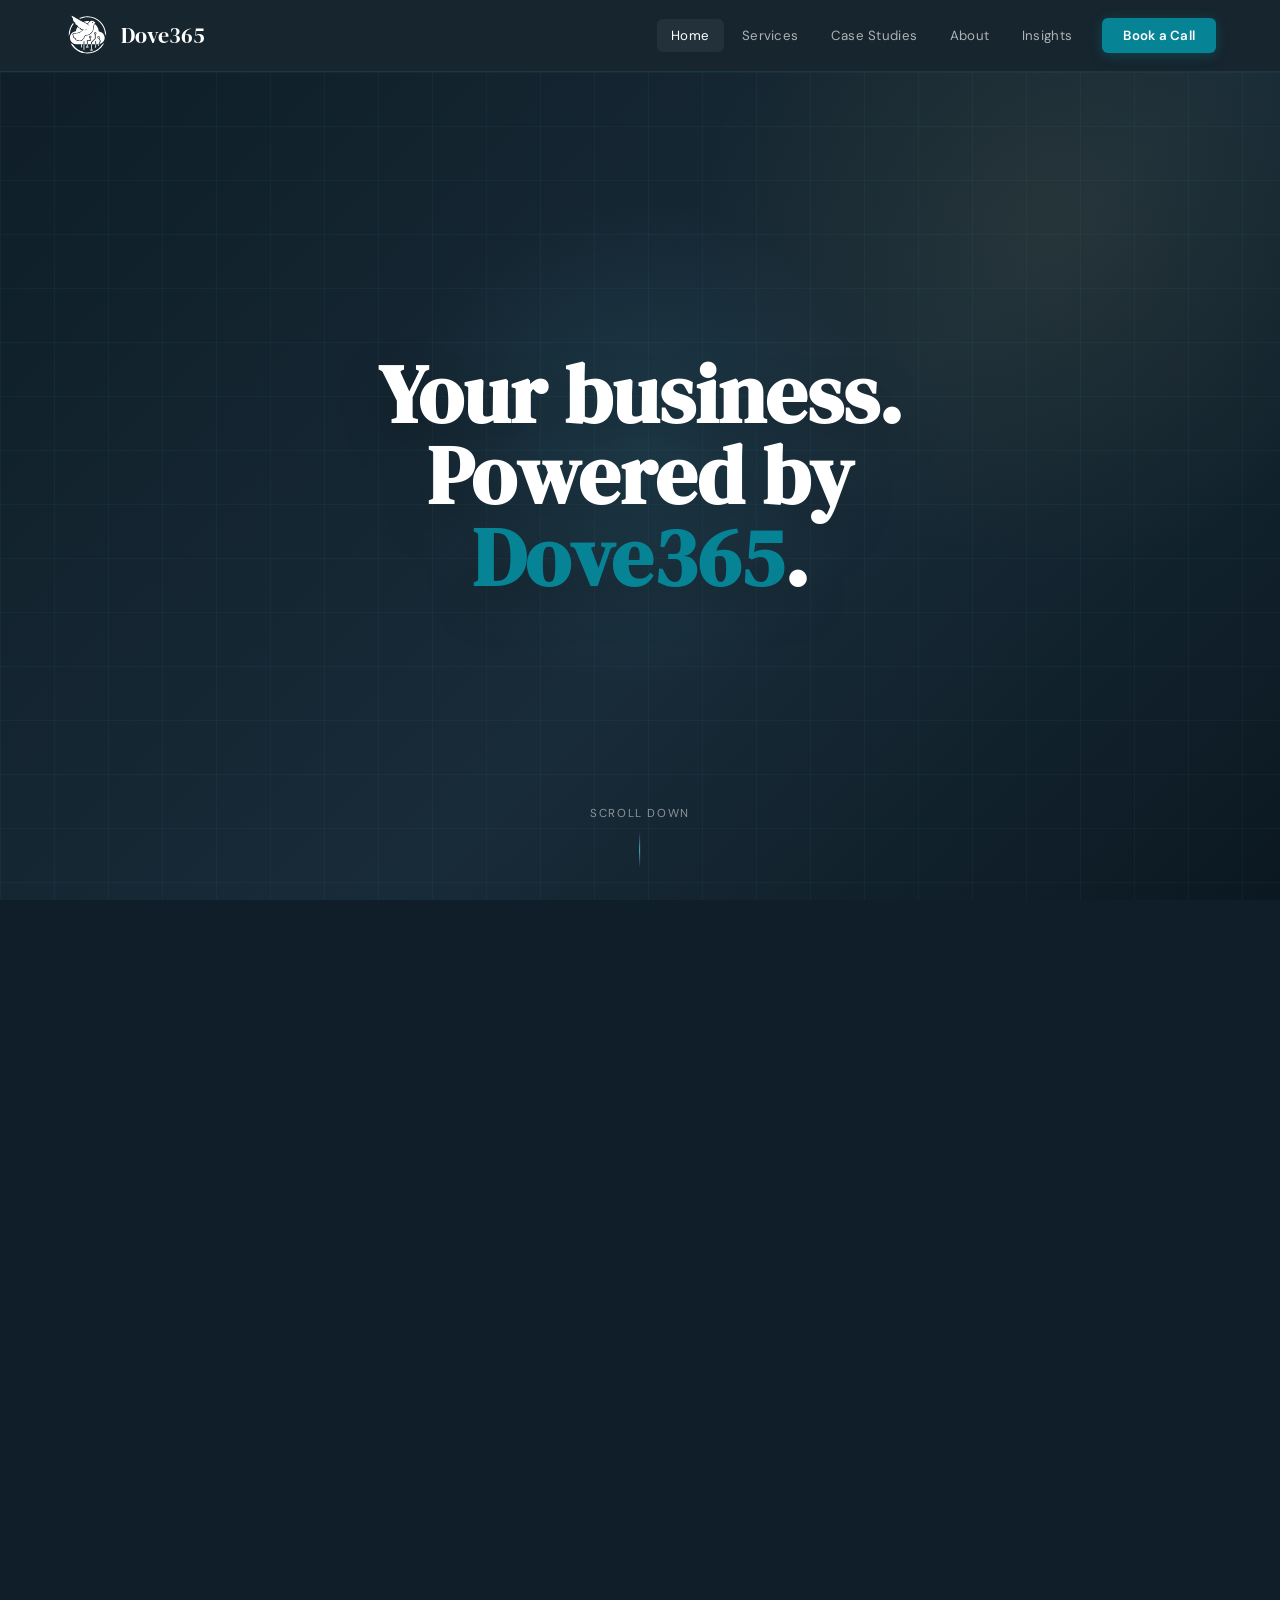
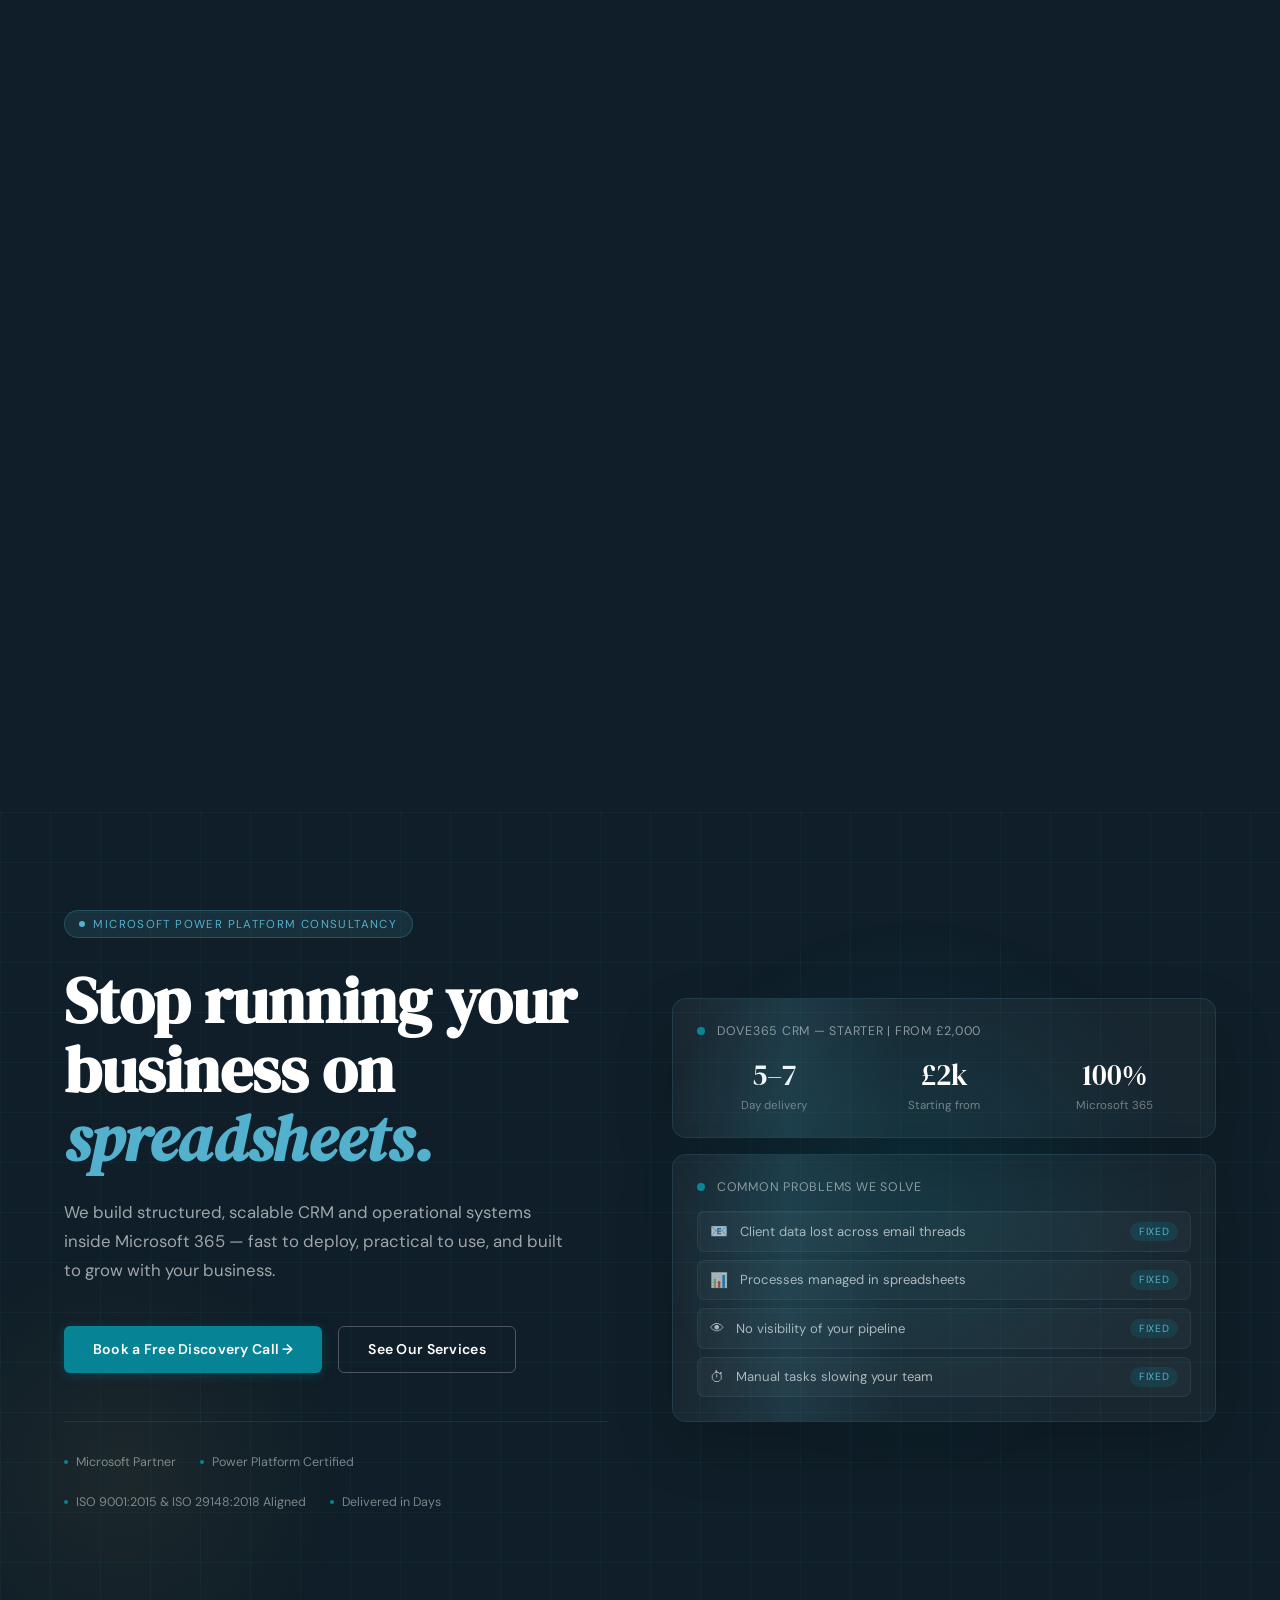
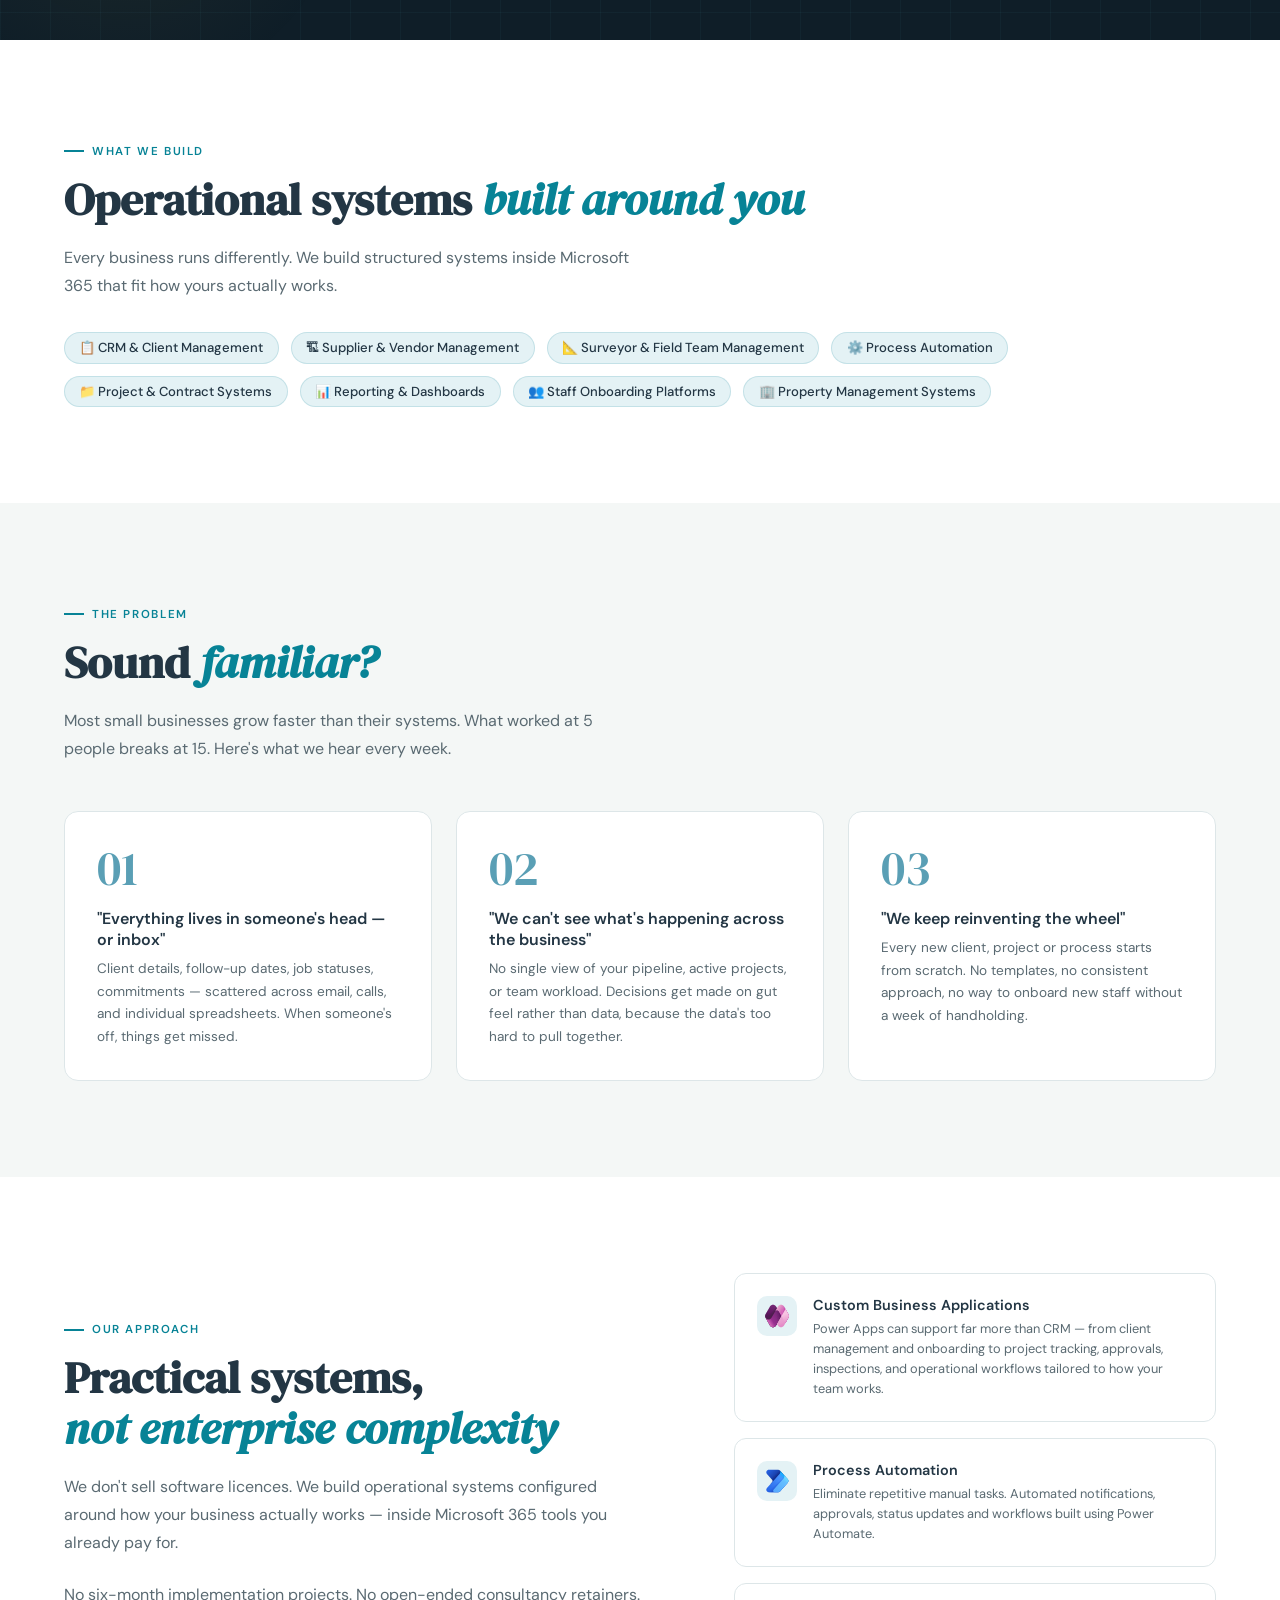
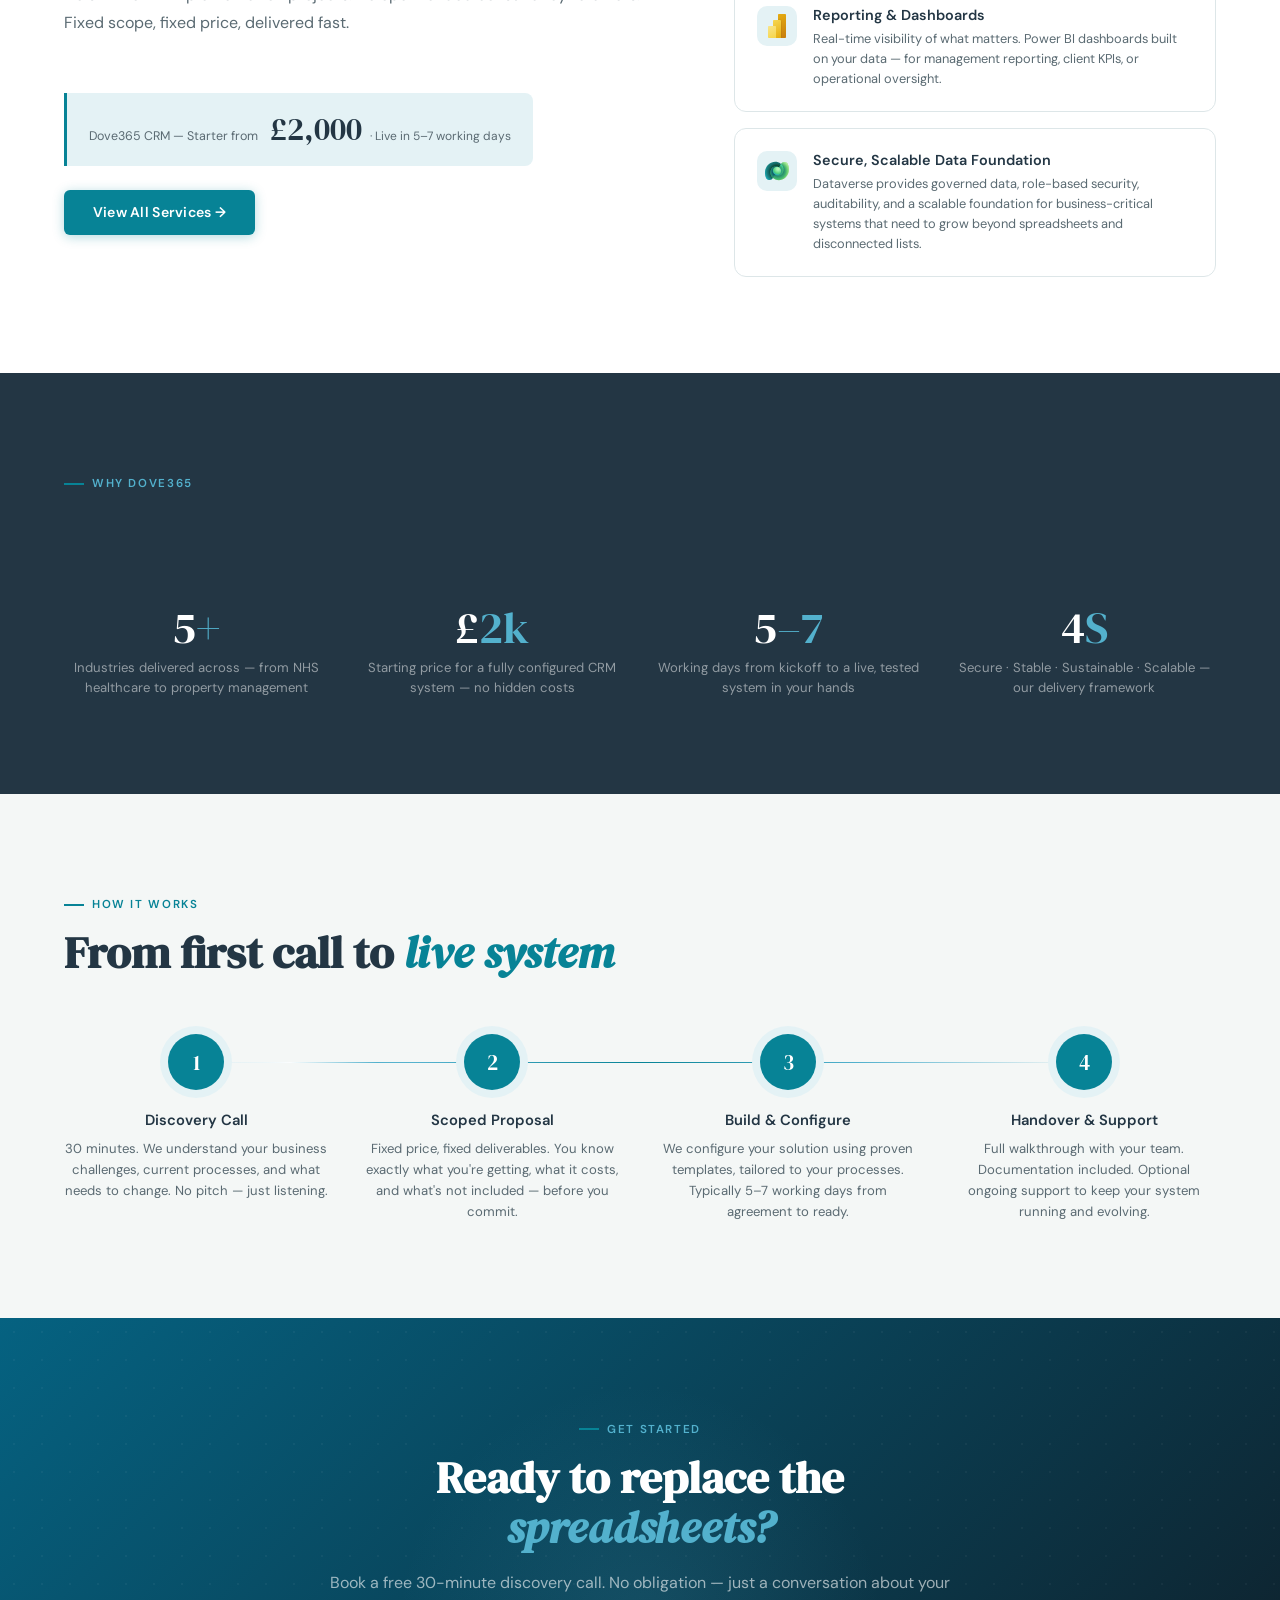
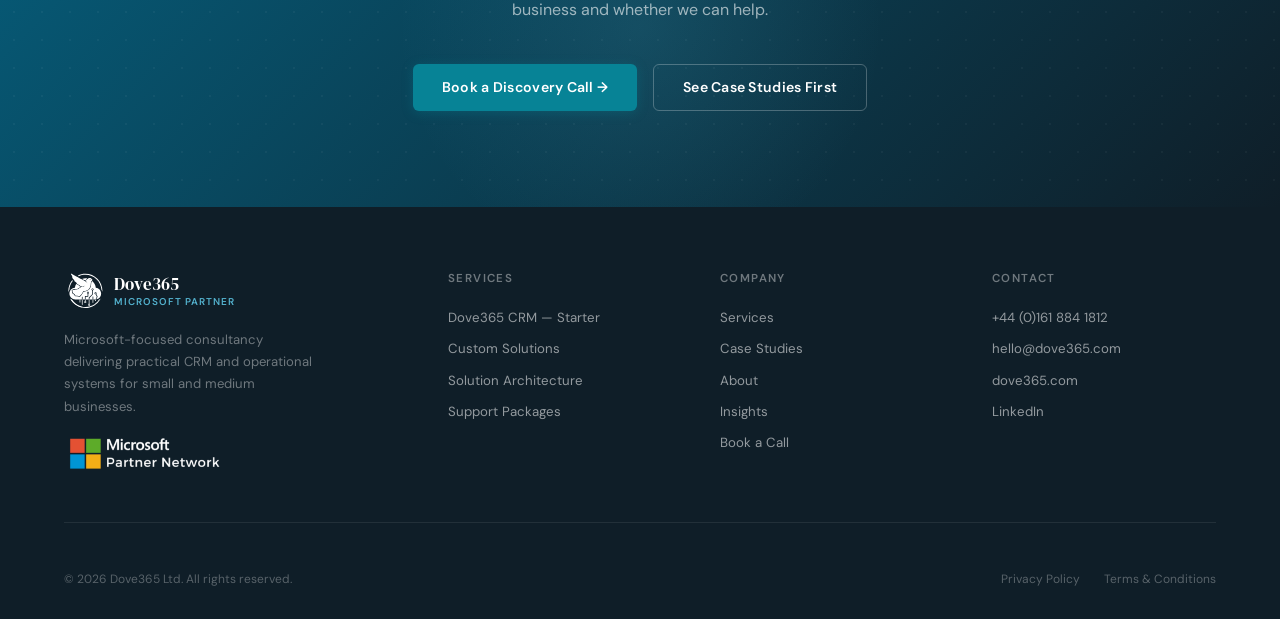
<file: index.html>
<!DOCTYPE html>
<html lang="en">
<head>
  <meta charset="UTF-8">
  <meta name="viewport" content="width=device-width, initial-scale=1.0">
  <title>Dove365 — Microsoft Power Platform Consultancy</title>
  <link rel="preconnect" href="https://fonts.googleapis.com">
  <link rel="preconnect" href="https://fonts.gstatic.com" crossorigin>
  <link href="https://fonts.googleapis.com/css2?family=DM+Serif+Display:ital@0;1&family=DM+Sans:opsz,wght@9..40,300;9..40,400;9..40,500;9..40,600&display=swap" rel="stylesheet">
  <link rel="stylesheet" href="assets/css/style.css?v=30">
  <link rel="icon" type="image/png" href="assets/images/logo/Logo.png">
  <script defer id="Cookiebot" src="https://consent.cookiebot.com/uc.js" data-cbid="1e8b209a-3dcb-43fb-81f8-9745ee249ad5" data-blockingmode="auto" type="text/javascript"></script>
</head>
<body>

<!-- NAVIGATION -->
<nav>
  <a class="nav-logo" href="index.html" aria-label="Dove365 home">
    <img class="nav-logo-mark" src="assets/images/logo/LogoTransparent.svg" width="500" height="500" alt="" aria-hidden="true">
    <span class="nav-logo-text">Dove365</span>
  </a>
  <button class="nav-toggle" type="button" aria-label="Open navigation menu" aria-expanded="false" aria-controls="primary-navigation">
    <span></span>
    <span></span>
    <span></span>
  </button>
  <ul class="nav-links" id="primary-navigation">
    <li><a href="index.html">Home</a></li>
    <li><a href="services.html">Services</a></li>
    <li><a href="case-studies.html">Case Studies</a></li>
    <li><a href="about.html">About</a></li>
    <li><a href="https://www.nati-turtledove.com/" target="_blank" rel="noopener">Insights</a></li>
    <li><a href="contact.html" class="nav-cta">Book a Call</a></li>
  </ul>
</nav>

<div class="page-offset">

  <!-- Scroll morph intro -->
  <section class="scroll-morph-hero" aria-label="Microsoft Power Platform ecosystem">
    <div class="scroll-morph-stage">
      <div class="scroll-morph-grid" aria-hidden="true"></div>
      <div class="scroll-morph-copy">
       <!--<div class="hero-eyebrow">Microsoft Power Platform Consultancy</div>--> 
        <h1>Your business.<br>Powered by <span class="brand-word">Dove365</span>.</h1>
        <!--<p>Scroll to watch the Microsoft tools spread around your business, then converge into the Power Platform foundation that replaces spreadsheet chaos.</p>--> 
      </div>
      <div class="morph-orbit" aria-hidden="true">
        <div class="morph-core">
          <span class="morph-core-ring"></span>
          <span class="morph-core-logo"><img src="assets/images/logo/LogoTransparent.svg" width="160" height="160" alt=""></span>
        </div>
        <span class="morph-icon morph-icon-lg" style="--angle:-164deg;--radius:35vw;--arc-x:-41vw;--arc-y:14vh;"><img src="assets/images/icons/powerplatform-scalable.svg" width="96" height="96" alt=""></span>
        <span class="morph-icon morph-icon-lg" style="--angle:-154deg;--radius:37vw;--arc-x:-38vw;--arc-y:24vh;"><img src="assets/images/icons/powerapps-scalable.svg" width="96" height="96" alt=""></span>
        <span class="morph-icon morph-icon-lg" style="--angle:-126deg;--radius:35vw;--arc-x:-28vw;--arc-y:31vh;"><img src="assets/images/icons/powerautomate-scalable.svg" width="96" height="96" alt=""></span>
        <span class="morph-icon morph-icon-md" style="--angle:-98deg;--radius:34vw;--arc-x:-17vw;--arc-y:36vh;"><img src="assets/images/icons/powerbi-scalable.svg" width="96" height="96" alt=""></span>
        <span class="morph-icon morph-icon-lg" style="--angle:-70deg;--radius:35vw;--arc-x:-5vw;--arc-y:38vh;"><img src="assets/images/icons/copilotstudio-scalable.svg" width="96" height="96" alt=""></span>
        <span class="morph-icon morph-icon-md" style="--angle:-42deg;--radius:36vw;--arc-x:8vw;--arc-y:37vh;"><img src="assets/images/icons/dataverse-scalable.svg" width="96" height="96" alt=""></span>
        <span class="morph-icon morph-icon-sm" style="--angle:-14deg;--radius:37vw;--arc-x:21vw;--arc-y:34vh;"><img src="assets/images/icons/powerpages-scalable.svg" width="96" height="96" alt=""></span>
        <span class="morph-icon morph-icon-sm" style="--angle:14deg;--radius:36vw;--arc-x:33vw;--arc-y:27vh;"><img src="assets/images/icons/dynamics365-scalable.svg" width="96" height="96" alt=""></span>
        <span class="morph-icon morph-icon-sm" style="--angle:42deg;--radius:34vw;--arc-x:40vw;--arc-y:16vh;"><img src="assets/images/icons/teams-512.png" width="96" height="96" alt=""></span>
        <span class="morph-icon morph-icon-sm" style="--angle:70deg;--radius:32vw;--arc-x:41vw;--arc-y:3vh;"><img src="assets/images/icons/sharepoint-512.png" width="96" height="96" alt=""></span>
        <span class="morph-icon morph-icon-xs" style="--angle:98deg;--radius:31vw;--arc-x:36vw;--arc-y:-10vh;"><img src="assets/images/icons/outlook-512.png" width="96" height="96" alt=""></span>
        <span class="morph-icon morph-icon-xs" style="--angle:126deg;--radius:32vw;--arc-x:27vw;--arc-y:-22vh;"><img src="assets/images/icons/microsoft-365-copilot.svg" width="96" height="96" alt=""></span>
        <span class="morph-icon morph-icon-xs" style="--angle:154deg;--radius:34vw;--arc-x:14vw;--arc-y:-30vh;"><img src="assets/images/icons/microsoft-entra-id-color-icon.svg" width="96" height="96" alt=""></span>
        <span class="morph-icon morph-icon-xs" style="--angle:182deg;--radius:36vw;--arc-x:0vw;--arc-y:-34vh;"><img src="assets/images/icons/10018-icon-service-Azure-A.svg" width="96" height="96" alt=""></span>
        <span class="morph-icon morph-icon-xs" style="--angle:210deg;--radius:34vw;--arc-x:-14vw;--arc-y:-30vh;"><img src="assets/images/icons/02631-icon-service-logic-apps.svg" width="96" height="96" alt=""></span>
        <span class="morph-icon morph-icon-xs" style="--angle:238deg;--radius:32vw;--arc-x:-27vw;--arc-y:-22vh;"><img src="assets/images/icons/Power Platform Connectors.png" width="96" height="96" alt=""></span>
        <span class="morph-icon morph-icon-xs" style="--angle:266deg;--radius:31vw;--arc-x:-36vw;--arc-y:-10vh;"><img src="assets/images/icons/power-fx-scalable.svg" width="96" height="96" alt=""></span>
        <span class="morph-icon morph-icon-xs" style="--angle:294deg;--radius:32vw;--arc-x:44vw;--arc-y:-18vh;"><img src="assets/images/icons/Managed Environments.png" width="96" height="96" alt=""></span>
        <span class="morph-icon morph-icon-xs" style="--angle:322deg;--radius:34vw;--arc-x:28vw;--arc-y:30vh;"><img src="assets/images/icons/microsoft-365-apps-logo.png" width="96" height="96" alt=""></span>
      </div>
      <a class="scroll-morph-cue" href="#spreadsheets-hero">Scroll down</a>
    </div>
  </section>

  <!-- Hero -->
  <section class="hero" id="spreadsheets-hero">
    <div class="hero-bg-grid"></div>
    <div class="hero-glow-1"></div>
    <div class="hero-glow-2"></div>

    <div class="hero-left">
      <div class="hero-eyebrow">Microsoft Power Platform Consultancy</div>
      <h1>Stop running your<br>business on<br><em>spreadsheets.</em></h1>
      <p class="hero-sub">
        We build structured, scalable CRM and operational systems inside Microsoft 365 — fast to deploy, practical to use, and built to grow with your business.
      </p>
      <div class="hero-actions">
        <a href="contact.html" class="btn btn-primary">Book a Free Discovery Call →</a>
        <a href="services.html" class="btn btn-ghost-light">See Our Services</a>
      </div>
      <div class="hero-social-proof">
        <div class="proof-item"><div class="proof-dot"></div>Microsoft Partner</div>
        <div class="proof-item"><div class="proof-dot"></div>Power Platform Certified</div>
        <div class="proof-item"><div class="proof-dot"></div>ISO 9001:2015 & ISO 29148:2018 Aligned</div>
        <div class="proof-item"><div class="proof-dot"></div>Delivered in Days</div>
      </div>
    </div>

    <div class="hero-right">
      <div class="hero-card">
        <div class="hero-card-header">
          <div class="hero-card-dot"></div>
          <span class="hero-card-title">Dove365 CRM — Starter | from £2,000</span>
        </div>
        <div class="stat-row">
          <div class="stat"><span class="stat-val">5–7</span><div class="stat-label">Day delivery</div></div>
          <div class="stat"><span class="stat-val">£2k</span><div class="stat-label">Starting from</div></div>
          <div class="stat"><span class="stat-val">100%</span><div class="stat-label">Microsoft 365</div></div>
        </div>
      </div>
      <div class="hero-card">
        <div class="hero-card-header">
          <div class="hero-card-dot"></div>
          <span class="hero-card-title">Common Problems We Solve</span>
        </div>
        <div class="problem-list">
          <div class="problem-item"><span class="problem-icon">📧</span>Client data lost across email threads<span class="solution-tag">Fixed</span></div>
          <div class="problem-item"><span class="problem-icon">📊</span>Processes managed in spreadsheets<span class="solution-tag">Fixed</span></div>
          <div class="problem-item"><span class="problem-icon">👁</span>No visibility of your pipeline<span class="solution-tag">Fixed</span></div>
          <div class="problem-item"><span class="problem-icon">⏱</span>Manual tasks slowing your team<span class="solution-tag">Fixed</span></div>
        </div>
      </div>
    </div>
  </section>

  <!-- What we build section -->
  <section class="build-section section">
    <div class="container">
      <div class="section-tag">What We Build</div>
      <h2 class="display">Operational systems <em>built around you</em></h2>
      <p class="lead">Every business runs differently. We build structured systems inside Microsoft 365 that fit how yours actually works.</p>
      <div class="build-pills">
        <span class="strip-item">📋 CRM &amp; Client Management</span>
        <span class="strip-item">🏗 Supplier &amp; Vendor Management</span>
        <span class="strip-item">📐 Surveyor &amp; Field Team Management</span>
        <span class="strip-item">⚙️ Process Automation</span>
        <span class="strip-item">📁 Project &amp; Contract Systems</span>
        <span class="strip-item">📊 Reporting &amp; Dashboards</span>
        <span class="strip-item">👥 Staff Onboarding Platforms</span>
        <span class="strip-item">🏢 Property Management Systems</span>
      </div>
    </div>
  </section>

  <!-- Pain section -->
  <section class="pain-section section">
    <div class="container">
      <div class="section-tag">The Problem</div>
      <h2 class="display">Sound <em>familiar?</em></h2>
      <p class="lead">Most small businesses grow faster than their systems. What worked at 5 people breaks at 15. Here's what we hear every week.</p>
      <div class="pain-grid">
        <div class="pain-card">
          <div class="pain-number">01</div>
          <h3>"Everything lives in someone's head — or inbox"</h3>
          <p>Client details, follow-up dates, job statuses, commitments — scattered across email, calls, and individual spreadsheets. When someone's off, things get missed.</p>
        </div>
        <div class="pain-card">
          <div class="pain-number">02</div>
          <h3>"We can't see what's happening across the business"</h3>
          <p>No single view of your pipeline, active projects, or team workload. Decisions get made on gut feel rather than data, because the data's too hard to pull together.</p>
        </div>
        <div class="pain-card">
          <div class="pain-number">03</div>
          <h3>"We keep reinventing the wheel"</h3>
          <p>Every new client, project or process starts from scratch. No templates, no consistent approach, no way to onboard new staff without a week of handholding.</p>
        </div>
      </div>
    </div>
  </section>

  <!-- Offer preview -->
  <section class="offer-preview section">
    <div class="container">
      <div class="offer-preview-grid">
        <div>
          <div class="section-tag">Our Approach</div>
          <h2 class="display">Practical systems,<br><em>not enterprise complexity</em></h2>
          <p class="lead" style="margin-bottom:1.5rem;">We don't sell software licences. We build operational systems configured around how your business actually works — inside Microsoft 365 tools you already pay for.</p>
          <p class="lead" style="margin-bottom:2rem;">No six-month implementation projects. No open-ended consultancy retainers. Fixed scope, fixed price, delivered fast.</p>
          <div class="price-badge">
            <span class="price-from">Dove365 CRM — Starter from</span>
            <span class="price-val">&nbsp;£2,000</span>
            <span class="price-note">&nbsp;· Live in 5–7 working days</span>
          </div>
          <br>
          <a href="services.html" class="btn btn-primary">View All Services →</a>
        </div>
        <div class="offer-preview-right">
          <div class="mini-offer-card">
            <div class="mini-offer-icon"><img src="assets/images/icons/powerapps-scalable.svg" width="96" height="96" loading="lazy" decoding="async" alt="Power Apps"></div>
            <div><h3>Custom Business Applications</h3><p>Power Apps can support far more than CRM — from client management and onboarding to project tracking, approvals, inspections, and operational workflows tailored to how your team works.</p></div>
          </div>
          <div class="mini-offer-card">
            <div class="mini-offer-icon"><img src="assets/images/icons/powerautomate-scalable.svg" width="96" height="96" loading="lazy" decoding="async" alt="Power Automate"></div>
            <div><h3>Process Automation</h3><p>Eliminate repetitive manual tasks. Automated notifications, approvals, status updates and workflows built using Power Automate.</p></div>
          </div>
          <div class="mini-offer-card">
            <div class="mini-offer-icon"><img src="assets/images/icons/powerbi-scalable.svg" width="96" height="96" loading="lazy" decoding="async" alt="Power BI"></div>
            <div><h3>Reporting &amp; Dashboards</h3><p>Real-time visibility of what matters. Power BI dashboards built on your data — for management reporting, client KPIs, or operational oversight.</p></div>
          </div>
          <div class="mini-offer-card">
            <div class="mini-offer-icon"><img src="assets/images/icons/dataverse-scalable.svg" width="96" height="96" loading="lazy" decoding="async" alt="Dataverse"></div>
            <div><h3>Secure, Scalable Data Foundation</h3><p>Dataverse provides governed data, role-based security, auditability, and a scalable foundation for business-critical systems that need to grow beyond spreadsheets and disconnected lists.</p></div>
          </div>
        </div>
      </div>
    </div>
  </section>

  <!-- Stats / proof -->
  <section class="proof-section section">
    <div class="container">
      <div class="section-tag" style="color:var(--teal-light)">Why Dove365</div>
      <h2 class="display display-light">Built on <em>real delivery</em></h2>
      <div class="proof-grid">
        <div class="proof-stat">
          <span class="proof-stat-val">5<span>+</span></span>
          <div class="proof-stat-label">Industries delivered across — from NHS healthcare to property management</div>
        </div>
        <div class="proof-stat">
          <span class="proof-stat-val">£<span>2k</span></span>
          <div class="proof-stat-label">Starting price for a fully configured CRM system — no hidden costs</div>
        </div>
        <div class="proof-stat">
          <span class="proof-stat-val">5<span>–7</span></span>
          <div class="proof-stat-label">Working days from kickoff to a live, tested system in your hands</div>
        </div>
        <div class="proof-stat">
          <span class="proof-stat-val">4<span>S</span></span>
          <div class="proof-stat-label">Secure · Stable · Sustainable · Scalable — our delivery framework</div>
        </div>
      </div>
    </div>
  </section>

  <!-- Process -->
  <section class="process-section section">
    <div class="container">
      <div class="section-tag">How It Works</div>
      <h2 class="display">From first call to <em>live system</em></h2>
      <div class="process-steps">
        <div class="process-line"></div>
        <div class="process-step">
          <div class="step-bubble">1</div>
          <h3>Discovery Call</h3>
          <p>30 minutes. We understand your business challenges, current processes, and what needs to change. No pitch — just listening.</p>
        </div>
        <div class="process-step">
          <div class="step-bubble">2</div>
          <h3>Scoped Proposal</h3>
          <p>Fixed price, fixed deliverables. You know exactly what you're getting, what it costs, and what's not included — before you commit.</p>
        </div>
        <div class="process-step">
          <div class="step-bubble">3</div>
          <h3>Build &amp; Configure</h3>
          <p>We configure your solution using proven templates, tailored to your processes. Typically 5–7 working days from agreement to ready.</p>
        </div>
        <div class="process-step">
          <div class="step-bubble">4</div>
          <h3>Handover &amp; Support</h3>
          <p>Full walkthrough with your team. Documentation included. Optional ongoing support to keep your system running and evolving.</p>
        </div>
      </div>
    </div>
  </section>

  <!-- CTA -->
  <section class="cta-section section">
    <div class="cta-inner">
      <div class="section-tag" style="color:var(--teal-light);justify-content:center;">Get Started</div>
      <h2 class="display display-light">Ready to replace the <em>spreadsheets?</em></h2>
      <p>Book a free 30-minute discovery call. No obligation — just a conversation about your business and whether we can help.</p>
      <div class="cta-actions">
        <a href="contact.html" class="btn btn-primary">Book a Discovery Call →</a>
        <a href="case-studies.html" class="btn btn-ghost-light">See Case Studies First</a>
      </div>
    </div>
  </section>

  <!-- Footer -->
  <footer>
    <div class="footer-top">
      <div class="footer-brand">
        <div class="footer-logo"><img src="assets/images/logo/LogoTransparent.svg" width="500" height="500" alt="" aria-hidden="true"><span class="footer-logo-text">Dove365<small>Microsoft Partner</small></span></div>
        <p>Microsoft-focused consultancy delivering practical CRM and operational systems for small and medium businesses.</p>
        <div class="ms-partner-badge"><img src="assets/images/icons/Microsoft Partner Logo.png" width="300" height="70" loading="lazy" decoding="async" alt="Microsoft Partner"></div>
      </div>
      <div class="footer-col">
        <h4>Services</h4>
        <ul>
          <li><a href="services.html#crm-starter">Dove365 CRM — Starter</a></li>
          <li><a href="services.html#custom-solutions">Custom Solutions</a></li>
          <li><a href="services.html#solution-architecture">Solution Architecture</a></li>
          <li><a href="services.html#support-packages">Support Packages</a></li>
        </ul>
      </div>
      <div class="footer-col">
        <h4>Company</h4>
        <ul>
          <li><a href="services.html">Services</a></li>
          <li><a href="case-studies.html">Case Studies</a></li>
          <li><a href="about.html">About</a></li>
          <li><a href="https://www.nati-turtledove.com/" target="_blank" rel="noopener">Insights</a></li>
          <li><a href="contact.html">Book a Call</a></li>
        </ul>
      </div>
      <div class="footer-col">
        <h4>Contact</h4>
        <ul>
          <li><a href="tel:+441618841812">+44 (0)161 884 1812</a></li>
          <li><a href="mailto:hello@dove365.com">hello@dove365.com</a></li>
          <li><a href="https://www.dove365.com">dove365.com</a></li>
          <li><a href="https://www.linkedin.com/company/dove365/">LinkedIn</a></li>
        </ul>
      </div>
    </div>
    <div class="footer-bottom">
      <p>© 2026 Dove365 Ltd. All rights reserved.</p>
      <div class="footer-legal">
        <a href="privacy-policy.html">Privacy Policy</a>
        <a href="terms-and-conditions.html">Terms &amp; Conditions</a>
      </div>
    </div>
  </footer>

</div>

<script defer src="assets/js/main.js?v=42"></script>
</body>
</html>
</file>
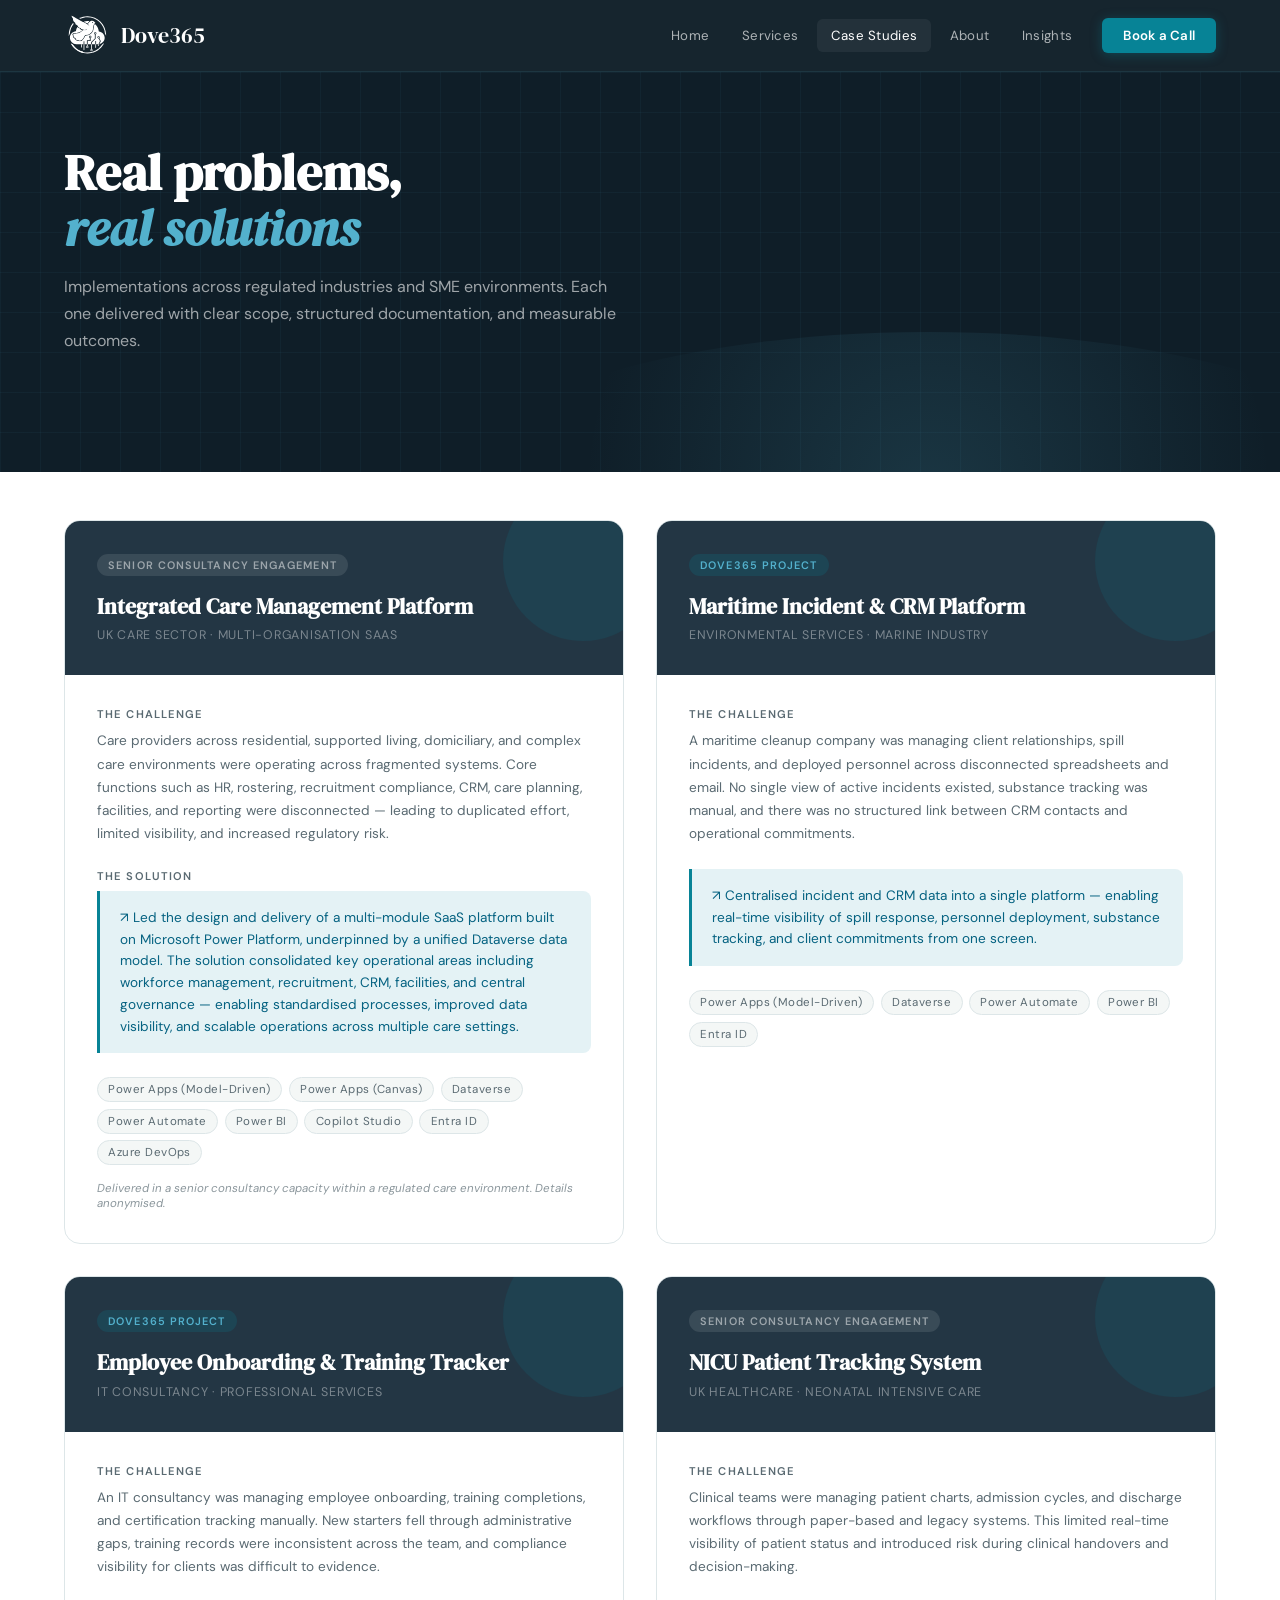
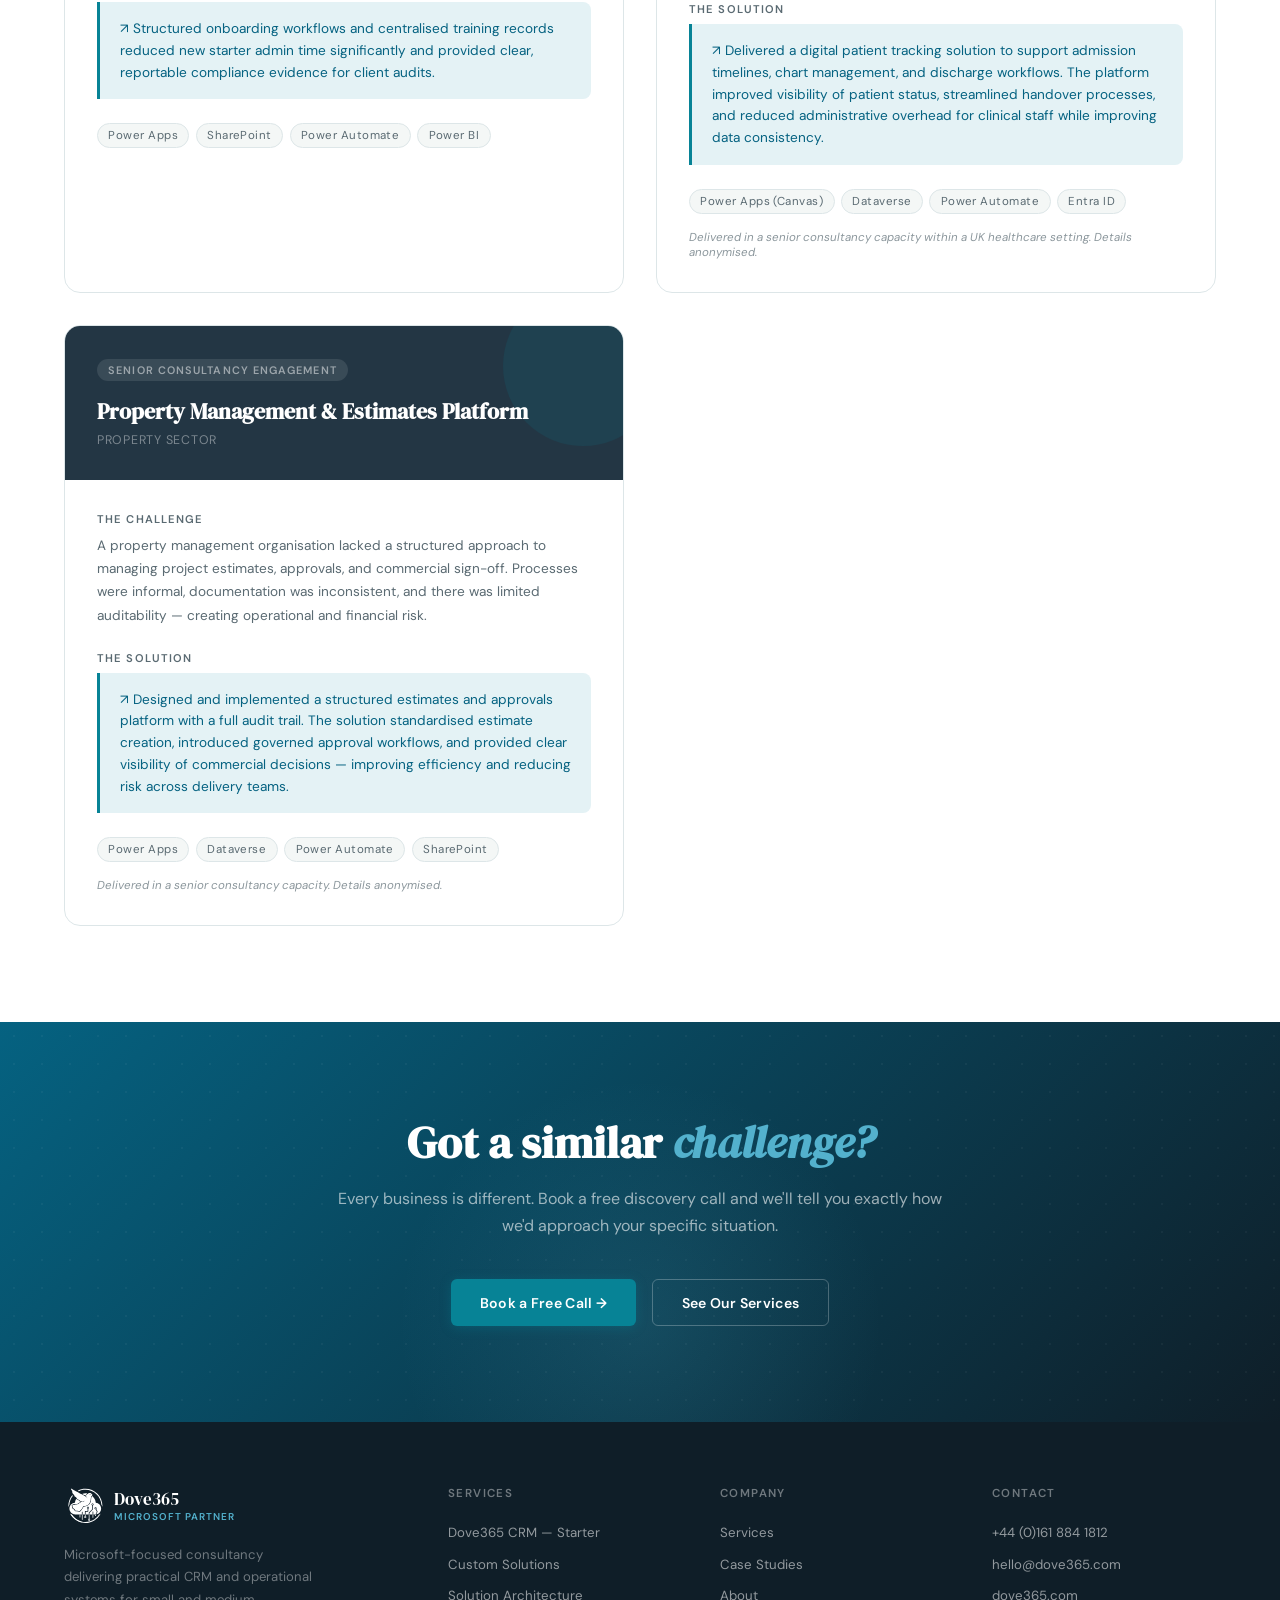
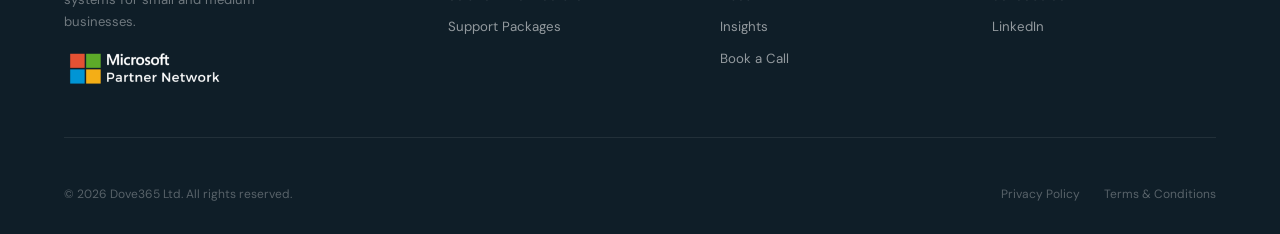
<file: case-studies.html>
<!DOCTYPE html>
<html lang="en">
<head>
  <meta charset="UTF-8">
  <meta name="viewport" content="width=device-width, initial-scale=1.0">
  <title>Case Studies — Dove365</title>
  <link rel="preconnect" href="https://fonts.googleapis.com">
  <link rel="preconnect" href="https://fonts.gstatic.com" crossorigin>
  <link href="https://fonts.googleapis.com/css2?family=DM+Serif+Display:ital@0;1&family=DM+Sans:opsz,wght@9..40,300;9..40,400;9..40,500;9..40,600&display=swap" rel="stylesheet">
  <link rel="stylesheet" href="assets/css/style.css?v=30">
  <link rel="icon" type="image/png" href="assets/images/logo/Logo.png">
  <script defer id="Cookiebot" src="https://consent.cookiebot.com/uc.js" data-cbid="1e8b209a-3dcb-43fb-81f8-9745ee249ad5" data-blockingmode="auto" type="text/javascript"></script>
</head>
<body>

<!-- NAVIGATION -->
<nav>
  <a class="nav-logo" href="index.html" aria-label="Dove365 home">
    <img class="nav-logo-mark" src="assets/images/logo/LogoTransparent.svg" width="500" height="500" alt="" aria-hidden="true">
    <span class="nav-logo-text">Dove365</span>
  </a>
  <button class="nav-toggle" type="button" aria-label="Open navigation menu" aria-expanded="false" aria-controls="primary-navigation">
    <span></span>
    <span></span>
    <span></span>
  </button>
  <ul class="nav-links" id="primary-navigation">
    <li><a href="index.html">Home</a></li>
    <li><a href="services.html">Services</a></li>
    <li><a href="case-studies.html">Case Studies</a></li>
    <li><a href="about.html">About</a></li>
    <li><a href="https://www.nati-turtledove.com/" target="_blank" rel="noopener">Insights</a></li>
    <li><a href="contact.html" class="nav-cta">Book a Call</a></li>
  </ul>
</nav>

<div class="page-offset">

  <div class="page-hero">
    <div class="page-hero-inner">
      <h1>Real problems,<br><em>real solutions</em></h1>
      <p>Implementations across regulated industries and SME environments. Each one delivered with clear scope, structured documentation, and measurable outcomes.</p>
    </div>
  </div>

  <section class="section" style="background:white;">
    <div class="container">
      <div class="cases-grid-full">

        <div class="case-card-full">
          <div class="case-card-header">
            <span class="case-type case-type-role">Senior Consultancy Engagement</span>
            <h3>Integrated Care Management Platform</h3>
            <div class="case-sector">UK Care Sector · Multi-Organisation SaaS</div>
          </div>
          <div class="case-card-body">
            <div class="case-problem-label">The Challenge</div>
            <p>Care providers across residential, supported living, domiciliary, and complex care environments were operating across fragmented systems. Core functions such as HR, rostering, recruitment compliance, CRM, care planning, facilities, and reporting were disconnected — leading to duplicated effort, limited visibility, and increased regulatory risk.</p>
            <div class="case-problem-label">The Solution</div>
            <div class="case-outcome-box">↗ Led the design and delivery of a multi-module SaaS platform built on Microsoft Power Platform, underpinned by a unified Dataverse data model. The solution consolidated key operational areas including workforce management, recruitment, CRM, facilities, and central governance — enabling standardised processes, improved data visibility, and scalable operations across multiple care settings.</div>
            <div class="case-tech-row">
              <span class="tech-tag">Power Apps (Model-Driven)</span>
              <span class="tech-tag">Power Apps (Canvas)</span>
              <span class="tech-tag">Dataverse</span>
              <span class="tech-tag">Power Automate</span>
              <span class="tech-tag">Power BI</span>
              <span class="tech-tag">Copilot Studio</span>
              <span class="tech-tag">Entra ID</span>
              <span class="tech-tag">Azure DevOps</span>
            </div>
            <div class="case-attribution">Delivered in a senior consultancy capacity within a regulated care environment. Details anonymised.</div>
          </div>
        </div>

        <div class="case-card-full">
          <div class="case-card-header">
            <span class="case-type case-type-dove365">Dove365 Project</span>
            <h3>Maritime Incident &amp; CRM Platform</h3>
            <div class="case-sector">Environmental Services · Marine Industry</div>
          </div>
          <div class="case-card-body">
            <div class="case-problem-label">The Challenge</div>
            <p>A maritime cleanup company was managing client relationships, spill incidents, and deployed personnel across disconnected spreadsheets and email. No single view of active incidents existed, substance tracking was manual, and there was no structured link between CRM contacts and operational commitments.</p>
            <div class="case-outcome-box">↗ Centralised incident and CRM data into a single platform — enabling real-time visibility of spill response, personnel deployment, substance tracking, and client commitments from one screen.</div>
            <div class="case-tech-row">
              <span class="tech-tag">Power Apps (Model-Driven)</span>
              <span class="tech-tag">Dataverse</span>
              <span class="tech-tag">Power Automate</span>
              <span class="tech-tag">Power BI</span>
              <span class="tech-tag">Entra ID</span>
            </div>
          </div>
        </div>

        <div class="case-card-full">
          <div class="case-card-header">
            <span class="case-type case-type-dove365">Dove365 Project</span>
            <h3>Employee Onboarding &amp; Training Tracker</h3>
            <div class="case-sector">IT Consultancy · Professional Services</div>
          </div>
          <div class="case-card-body">
            <div class="case-problem-label">The Challenge</div>
            <p>An IT consultancy was managing employee onboarding, training completions, and certification tracking manually. New starters fell through administrative gaps, training records were inconsistent across the team, and compliance visibility for clients was difficult to evidence.</p>
            <div class="case-outcome-box">↗ Structured onboarding workflows and centralised training records reduced new starter admin time significantly and provided clear, reportable compliance evidence for client audits.</div>
            <div class="case-tech-row">
              <span class="tech-tag">Power Apps</span>
              <span class="tech-tag">SharePoint</span>
              <span class="tech-tag">Power Automate</span>
              <span class="tech-tag">Power BI</span>
            </div>
          </div>
        </div>

        <div class="case-card-full">
          <div class="case-card-header">
            <span class="case-type case-type-role">Senior Consultancy Engagement</span>
            <h3>NICU Patient Tracking System</h3>
            <div class="case-sector">UK Healthcare · Neonatal Intensive Care</div>
          </div>
          <div class="case-card-body">
            <div class="case-problem-label">The Challenge</div>
            <p>Clinical teams were managing patient charts, admission cycles, and discharge workflows through paper-based and legacy systems. This limited real-time visibility of patient status and introduced risk during clinical handovers and decision-making.</p>
            <div class="case-problem-label">The Solution</div>
            <div class="case-outcome-box">↗ Delivered a digital patient tracking solution to support admission timelines, chart management, and discharge workflows. The platform improved visibility of patient status, streamlined handover processes, and reduced administrative overhead for clinical staff while improving data consistency.</div>
            <div class="case-tech-row">
              <span class="tech-tag">Power Apps (Canvas)</span>
              <span class="tech-tag">Dataverse</span>
              <span class="tech-tag">Power Automate</span>
              <span class="tech-tag">Entra ID</span>
            </div>
            <div class="case-attribution">Delivered in a senior consultancy capacity within a UK healthcare setting. Details anonymised.</div>
          </div>
        </div>

        <div class="case-card-full">
          <div class="case-card-header">
            <span class="case-type case-type-role">Senior Consultancy Engagement</span>
            <h3>Property Management &amp; Estimates Platform</h3>
            <div class="case-sector">Property Sector</div>
          </div>
          <div class="case-card-body">
            <div class="case-problem-label">The Challenge</div>
            <p>A property management organisation lacked a structured approach to managing project estimates, approvals, and commercial sign-off. Processes were informal, documentation was inconsistent, and there was limited auditability — creating operational and financial risk.</p>
            <div class="case-problem-label">The Solution</div>
            <div class="case-outcome-box">↗ Designed and implemented a structured estimates and approvals platform with a full audit trail. The solution standardised estimate creation, introduced governed approval workflows, and provided clear visibility of commercial decisions — improving efficiency and reducing risk across delivery teams.</div>
            <div class="case-tech-row">
              <span class="tech-tag">Power Apps</span>
              <span class="tech-tag">Dataverse</span>
              <span class="tech-tag">Power Automate</span>
              <span class="tech-tag">SharePoint</span>
            </div>
            <div class="case-attribution">Delivered in a senior consultancy capacity. Details anonymised.</div>
          </div>
        </div>

      </div>
    </div>
  </section>

  <section class="cta-section section">
    <div class="cta-inner">
      <h2 class="display display-light">Got a similar <em>challenge?</em></h2>
      <p>Every business is different. Book a free discovery call and we'll tell you exactly how we'd approach your specific situation.</p>
      <div class="cta-actions">
        <a href="contact.html" class="btn btn-primary">Book a Free Call →</a>
        <a href="services.html" class="btn btn-ghost-light">See Our Services</a>
      </div>
    </div>
  </section>

  <footer>
    <div class="footer-top">
      <div class="footer-brand">
        <div class="footer-logo"><img src="assets/images/logo/LogoTransparent.svg" width="500" height="500" alt="" aria-hidden="true"><span class="footer-logo-text">Dove365<small>Microsoft Partner</small></span></div>
        <p>Microsoft-focused consultancy delivering practical CRM and operational systems for small and medium businesses.</p>
        <div class="ms-partner-badge"><img src="assets/images/icons/Microsoft Partner Logo.png" width="300" height="70" loading="lazy" decoding="async" alt="Microsoft Partner"></div>
      </div>
      <div class="footer-col">
        <h4>Services</h4>
        <ul>
          <li><a href="services.html#crm-starter">Dove365 CRM — Starter</a></li>
          <li><a href="services.html#custom-solutions">Custom Solutions</a></li>
          <li><a href="services.html#solution-architecture">Solution Architecture</a></li>
          <li><a href="services.html#support-packages">Support Packages</a></li>
        </ul>
      </div>
      <div class="footer-col">
        <h4>Company</h4>
        <ul>
          <li><a href="services.html">Services</a></li>
          <li><a href="case-studies.html">Case Studies</a></li>
          <li><a href="about.html">About</a></li>
          <li><a href="https://www.nati-turtledove.com/" target="_blank" rel="noopener">Insights</a></li>
          <li><a href="contact.html">Book a Call</a></li>
        </ul>
      </div>
      <div class="footer-col">
        <h4>Contact</h4>
        <ul>
          <li><a href="tel:+441618841812">+44 (0)161 884 1812</a></li>
          <li><a href="mailto:hello@dove365.com">hello@dove365.com</a></li>
          <li><a href="https://www.dove365.com">dove365.com</a></li>
          <li><a href="https://www.linkedin.com/company/dove365/">LinkedIn</a></li>
        </ul>
      </div>
    </div>
    <div class="footer-bottom">
      <p>© 2026 Dove365 Ltd. All rights reserved.</p>
      <div class="footer-legal">
        <a href="privacy-policy.html">Privacy Policy</a>
        <a href="terms-and-conditions.html">Terms &amp; Conditions</a>
      </div>
    </div>
  </footer>

</div>
<script defer src="assets/js/main.js?v=42"></script>
</body>
</html>
</file>
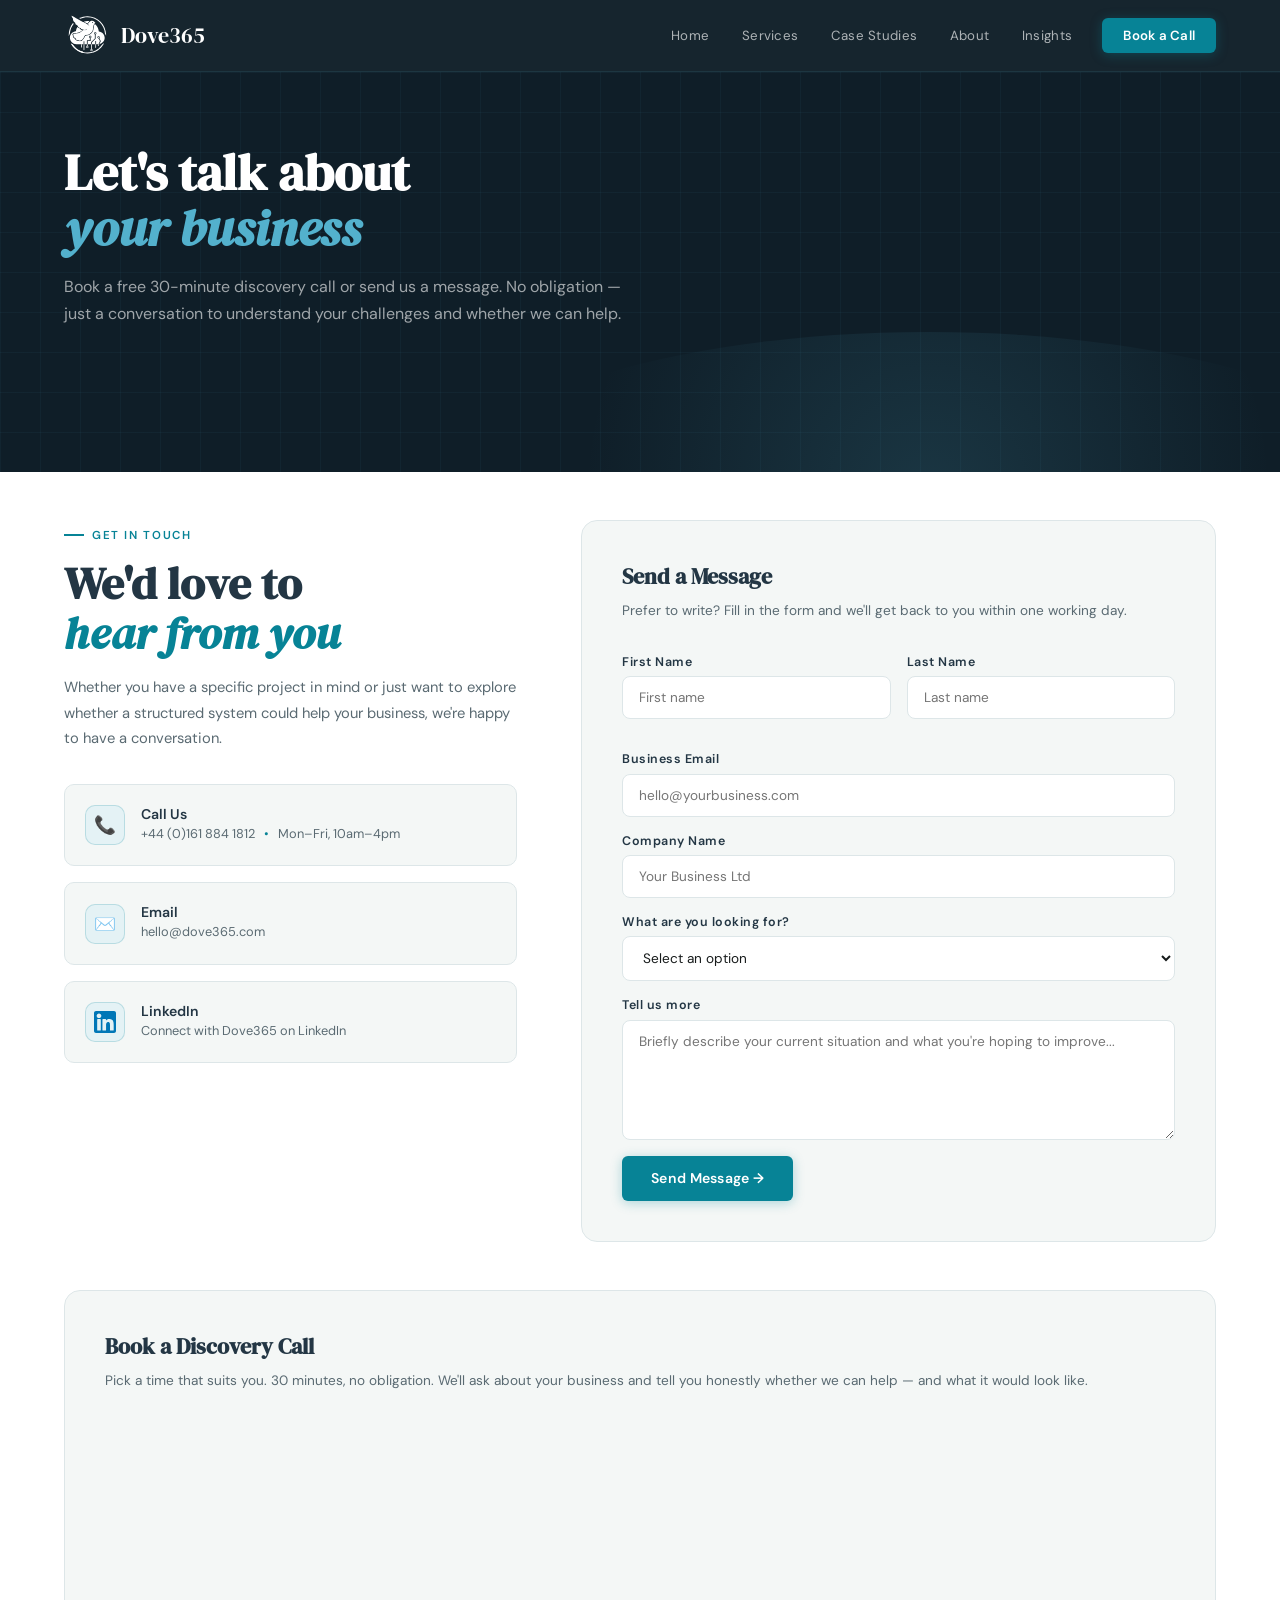
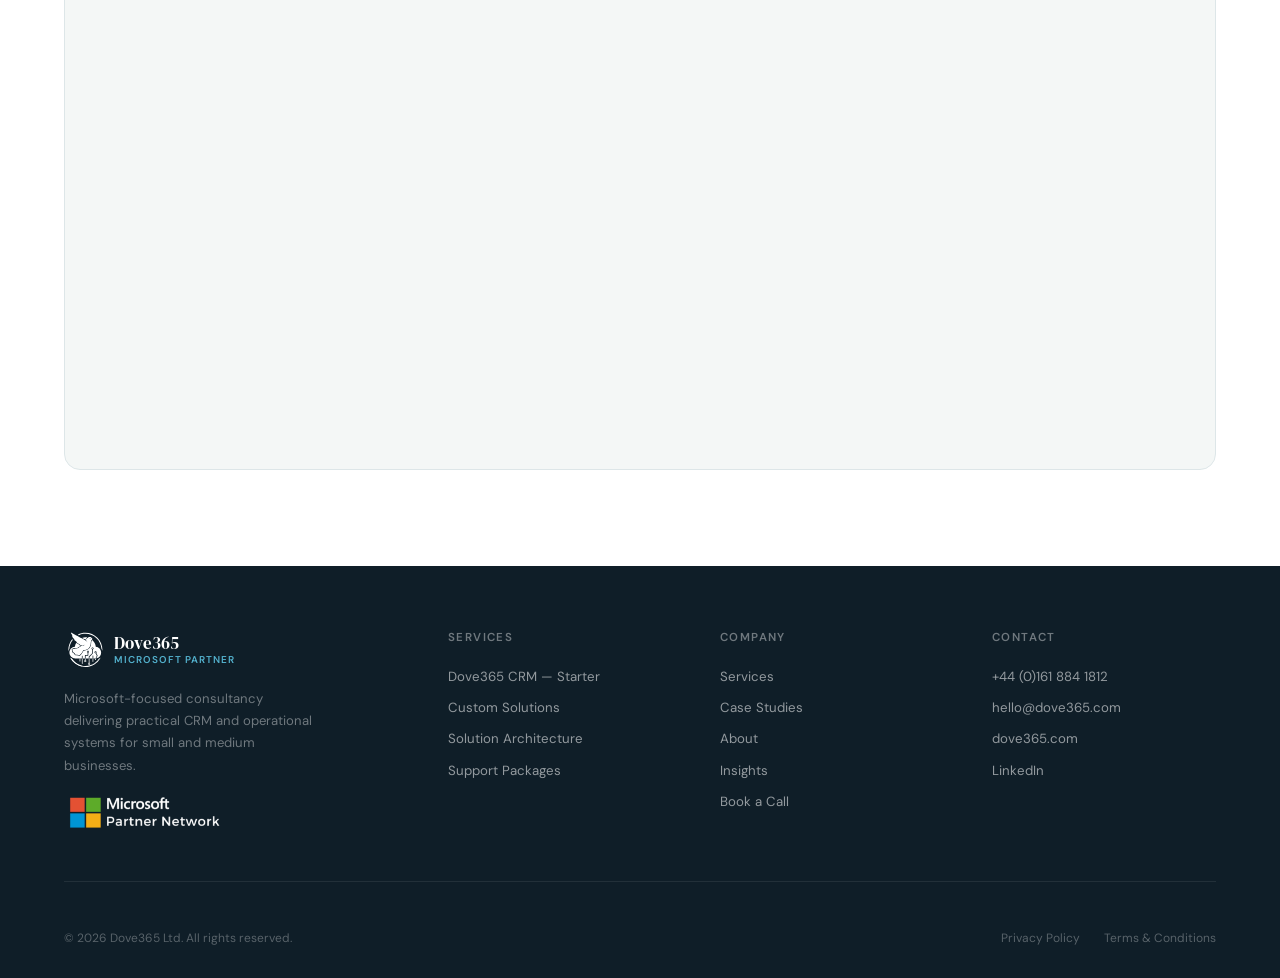
<file: contact.html>
<!DOCTYPE html>
<html lang="en">
<head>
  <meta charset="UTF-8">
  <meta name="viewport" content="width=device-width, initial-scale=1.0">
  <title>Contact — Dove365</title>
  <link rel="preconnect" href="https://fonts.googleapis.com">
  <link rel="preconnect" href="https://fonts.gstatic.com" crossorigin>
  <link href="https://fonts.googleapis.com/css2?family=DM+Serif+Display:ital@0;1&family=DM+Sans:opsz,wght@9..40,300;9..40,400;9..40,500;9..40,600&display=swap" rel="stylesheet">
  <link rel="stylesheet" href="assets/css/style.css?v=30">
  <link rel="icon" type="image/png" href="assets/images/logo/Logo.png">
  <script defer id="Cookiebot" src="https://consent.cookiebot.com/uc.js" data-cbid="1e8b209a-3dcb-43fb-81f8-9745ee249ad5" data-blockingmode="auto" type="text/javascript"></script>
</head>
<body>

<!-- NAVIGATION -->
<nav>
  <a class="nav-logo" href="index.html" aria-label="Dove365 home">
    <img class="nav-logo-mark" src="assets/images/logo/LogoTransparent.svg" width="500" height="500" alt="" aria-hidden="true">
    <span class="nav-logo-text">Dove365</span>
  </a>
  <button class="nav-toggle" type="button" aria-label="Open navigation menu" aria-expanded="false" aria-controls="primary-navigation">
    <span></span>
    <span></span>
    <span></span>
  </button>
  <ul class="nav-links" id="primary-navigation">
    <li><a href="index.html">Home</a></li>
    <li><a href="services.html">Services</a></li>
    <li><a href="case-studies.html">Case Studies</a></li>
    <li><a href="about.html">About</a></li>
    <li><a href="https://www.nati-turtledove.com/" target="_blank" rel="noopener">Insights</a></li>
    <li><a href="contact.html" class="nav-cta">Book a Call</a></li>
  </ul>
</nav>

<div class="page-offset">

  <div class="page-hero">
    <div class="page-hero-inner">
      <h1>Let's talk about<br><em>your business</em></h1>
      <p>Book a free 30-minute discovery call or send us a message. No obligation — just a conversation to understand your challenges and whether we can help.</p>
    </div>
  </div>

  <section class="contact-section section">
    <div class="container">
      <div class="contact-grid">
        <div class="contact-info">
          <div class="section-tag">Get in Touch</div>
          <h2 class="display">We'd love to<br><em>hear from you</em></h2>
          <p>Whether you have a specific project in mind or just want to explore whether a structured system could help your business, we're happy to have a conversation.</p>
          <div class="contact-methods">
            <a href="tel:+441618841812" class="contact-method">
              <div class="contact-method-icon">📞</div>
              <div class="contact-method-text"><h4>Call Us</h4><p class="contact-phone-line"><span>+44 (0)161 884 1812</span><span>Mon–Fri, 10am–4pm</span></p></div>
            </a>
            <a href="mailto:hello@dove365.com" class="contact-method">
              <div class="contact-method-icon">✉️</div>
              <div class="contact-method-text"><h4>Email</h4><p>hello@dove365.com</p></div>
            </a>
            <a href="https://www.linkedin.com/company/dove365/" class="contact-method" target="_blank" rel="noopener">
              <div class="contact-method-icon"><img src="assets/images/icons/linkedin.svg" width="800" height="800" loading="lazy" decoding="async" alt="LinkedIn"></div>
              <div class="contact-method-text"><h4>LinkedIn</h4><p>Connect with Dove365 on LinkedIn</p></div>
            </a>
          </div>
        </div>
        <form class="booking-embed" name="contact" method="POST" data-netlify="true" data-netlify-recaptcha="true" netlify-honeypot="bot-field" data-netlify-honeypot="bot-field" action="/thank-you.html">
          <input type="hidden" name="form-name" value="contact">
          <p hidden>
            <label>Don't fill this out: <input name="bot-field"></label>
          </p>
          <h3>Send a Message</h3>
          <p>Prefer to write? Fill in the form and we'll get back to you within one working day.</p>
          <div class="form-row">
            <div class="form-group"><label for="first-name">First Name</label><input id="first-name" name="first-name" type="text" placeholder="First name" required></div>
            <div class="form-group"><label for="last-name">Last Name</label><input id="last-name" name="last-name" type="text" placeholder="Last name" required></div>
          </div>
          <div class="form-group"><label for="business-email">Business Email</label><input id="business-email" name="email" type="email" placeholder="hello@yourbusiness.com" required></div>
          <div class="form-group"><label for="company-name">Company Name</label><input id="company-name" name="company-name" type="text" placeholder="Your Business Ltd"></div>
          <div class="form-group">
            <label for="enquiry-type">What are you looking for?</label>
            <select id="enquiry-type" name="enquiry-type" required>
              <option value="" disabled selected>Select an option</option>
              <option>Dove365 CRM — Starter</option>
              <option>Operational System or Custom Solution</option>
              <option>Solution Architecture or Advisory Review</option>
              <option>Reporting, Dashboards or Data Visibility</option>
              <option>Support Package for an Existing System</option>
              <option>Not sure yet / Something else</option>
            </select>
          </div>
          <div class="form-group"><label for="message">Tell us more</label><textarea id="message" name="message" placeholder="Briefly describe your current situation and what you're hoping to improve..." required></textarea></div>
          <div data-netlify-recaptcha="true"></div>
          <button type="submit" class="btn btn-primary">Send Message →</button>
        </form>
      </div>
      <div class="booking-embed booking-full-width">
        <h3>Book a Discovery Call</h3>
        <p>Pick a time that suits you. 30 minutes, no obligation. We'll ask about your business and tell you honestly whether we can help — and what it would look like.</p>
        <iframe class="booking-frame" data-src="https://outlook.office.com/book/Dove365@dove365.com/?ismsaljsauthenabled" title="Dove365 discovery call booking calendar" width="100%" height="600" frameborder="0" scrolling="yes" style="border:none;min-width:312px;"></iframe>
      </div>
    </div>
  </section>

  <footer>
    <div class="footer-top">
      <div class="footer-brand">
        <div class="footer-logo"><img src="assets/images/logo/LogoTransparent.svg" width="500" height="500" alt="" aria-hidden="true"><span class="footer-logo-text">Dove365<small>Microsoft Partner</small></span></div>
        <p>Microsoft-focused consultancy delivering practical CRM and operational systems for small and medium businesses.</p>
        <div class="ms-partner-badge"><img src="assets/images/icons/Microsoft Partner Logo.png" width="300" height="70" loading="lazy" decoding="async" alt="Microsoft Partner"></div>
      </div>
      <div class="footer-col">
        <h4>Services</h4>
        <ul>
          <li><a href="services.html#crm-starter">Dove365 CRM — Starter</a></li>
          <li><a href="services.html#custom-solutions">Custom Solutions</a></li>
          <li><a href="services.html#solution-architecture">Solution Architecture</a></li>
          <li><a href="services.html#support-packages">Support Packages</a></li>
        </ul>
      </div>
      <div class="footer-col">
        <h4>Company</h4>
        <ul>
          <li><a href="services.html">Services</a></li>
          <li><a href="case-studies.html">Case Studies</a></li>
          <li><a href="about.html">About</a></li>
          <li><a href="https://www.nati-turtledove.com/" target="_blank" rel="noopener">Insights</a></li>
          <li><a href="contact.html">Book a Call</a></li>
        </ul>
      </div>
      <div class="footer-col">
        <h4>Contact</h4>
        <ul>
          <li><a href="tel:+441618841812">+44 (0)161 884 1812</a></li>
          <li><a href="mailto:hello@dove365.com">hello@dove365.com</a></li>
          <li><a href="https://www.dove365.com">dove365.com</a></li>
          <li><a href="https://www.linkedin.com/company/dove365/">LinkedIn</a></li>
        </ul>
      </div>
    </div>
    <div class="footer-bottom">
      <p>© 2026 Dove365 Ltd. All rights reserved.</p>
      <div class="footer-legal">
        <a href="privacy-policy.html">Privacy Policy</a>
        <a href="terms-and-conditions.html">Terms &amp; Conditions</a>
      </div>
    </div>
  </footer>

</div>
<script defer src="assets/js/main.js?v=42"></script>
</body>
</html>
</file>
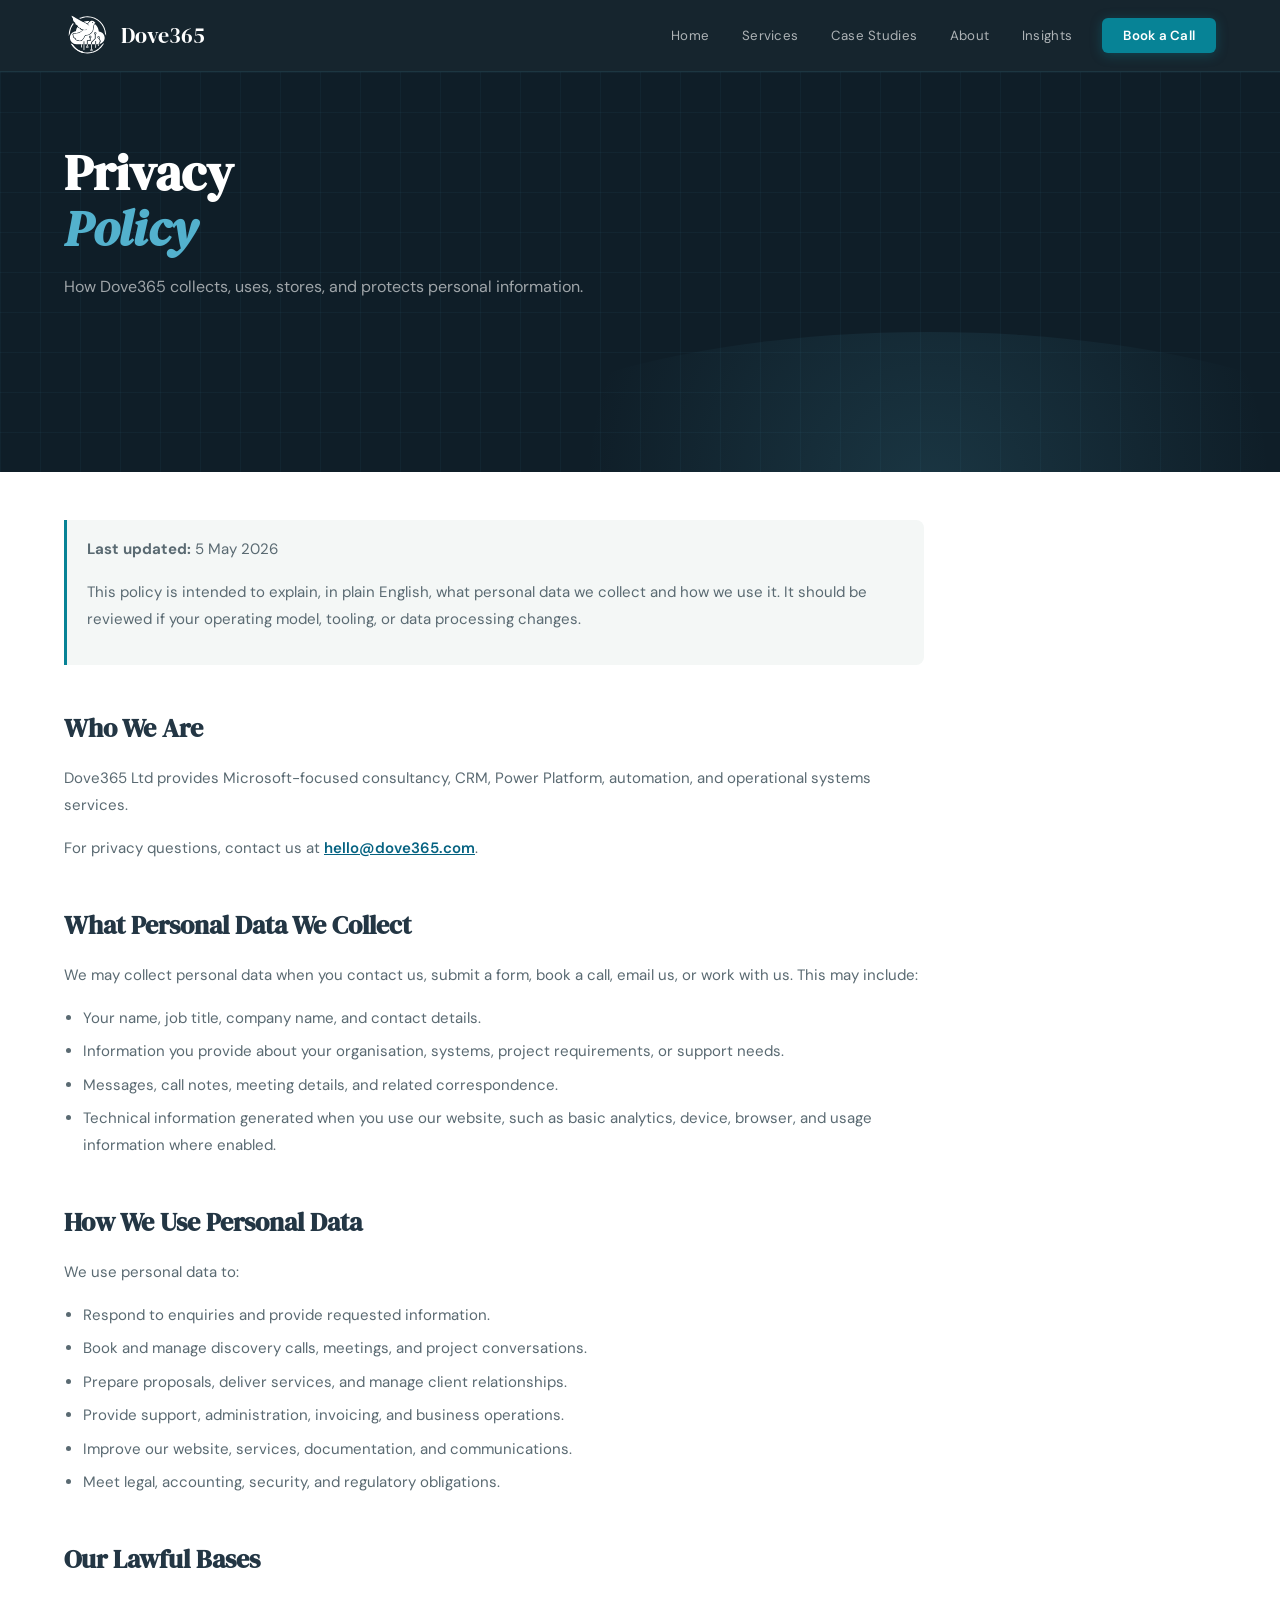
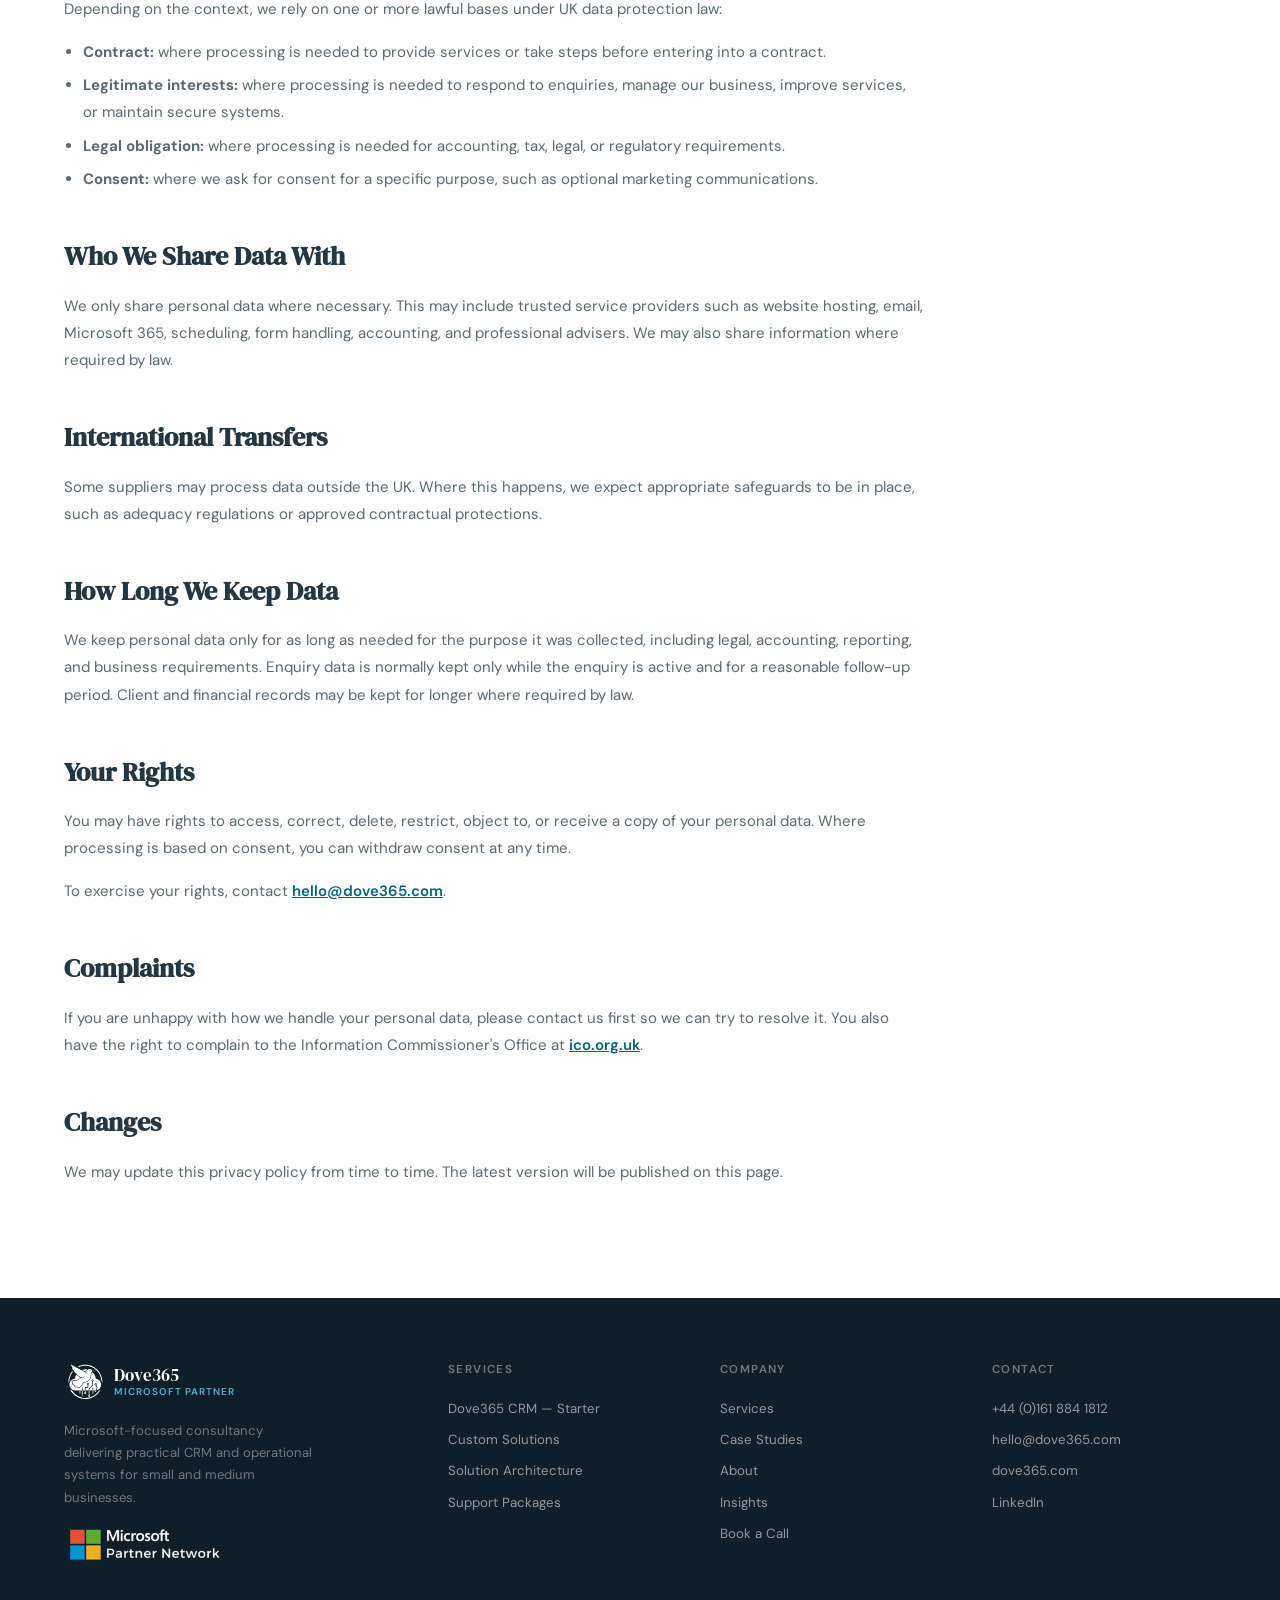
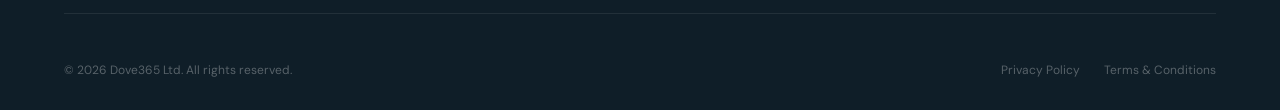
<file: privacy-policy.html>
<!DOCTYPE html>
<html lang="en">
<head>
  <meta charset="UTF-8">
  <meta name="viewport" content="width=device-width, initial-scale=1.0">
  <title>Privacy Policy — Dove365</title>
  <link rel="preconnect" href="https://fonts.googleapis.com">
  <link rel="preconnect" href="https://fonts.gstatic.com" crossorigin>
  <link href="https://fonts.googleapis.com/css2?family=DM+Serif+Display:ital@0;1&family=DM+Sans:opsz,wght@9..40,300;9..40,400;9..40,500;9..40,600&display=swap" rel="stylesheet">
  <link rel="stylesheet" href="assets/css/style.css?v=30">
  <link rel="icon" type="image/png" href="assets/images/logo/Logo.png">
  <script defer id="Cookiebot" src="https://consent.cookiebot.com/uc.js" data-cbid="1e8b209a-3dcb-43fb-81f8-9745ee249ad5" data-blockingmode="auto" type="text/javascript"></script>
</head>
<body>

<!-- NAVIGATION -->
<nav>
  <a class="nav-logo" href="index.html" aria-label="Dove365 home">
    <img class="nav-logo-mark" src="assets/images/logo/LogoTransparent.svg" width="500" height="500" alt="" aria-hidden="true">
    <span class="nav-logo-text">Dove365</span>
  </a>
  <button class="nav-toggle" type="button" aria-label="Open navigation menu" aria-expanded="false" aria-controls="primary-navigation">
    <span></span>
    <span></span>
    <span></span>
  </button>
  <ul class="nav-links" id="primary-navigation">
    <li><a href="index.html">Home</a></li>
    <li><a href="services.html">Services</a></li>
    <li><a href="case-studies.html">Case Studies</a></li>
    <li><a href="about.html">About</a></li>
    <li><a href="https://www.nati-turtledove.com/" target="_blank" rel="noopener">Insights</a></li>
    <li><a href="contact.html" class="nav-cta">Book a Call</a></li>
  </ul>
</nav>

<div class="page-offset">

  <div class="page-hero">
    <div class="page-hero-inner">
      <h1>Privacy<br><em>Policy</em></h1>
      <p>How Dove365 collects, uses, stores, and protects personal information.</p>
    </div>
  </div>

  <section class="legal-section section">
    <div class="container">
      <div class="legal-content">
        <div class="legal-note">
          <p><strong>Last updated:</strong> 5 May 2026</p>
          <p>This policy is intended to explain, in plain English, what personal data we collect and how we use it. It should be reviewed if your operating model, tooling, or data processing changes.</p>
        </div>

        <h2>Who We Are</h2>
        <p>Dove365 Ltd provides Microsoft-focused consultancy, CRM, Power Platform, automation, and operational systems services.</p>
        <p>For privacy questions, contact us at <a href="mailto:hello@dove365.com">hello@dove365.com</a>.</p>

        <h2>What Personal Data We Collect</h2>
        <p>We may collect personal data when you contact us, submit a form, book a call, email us, or work with us. This may include:</p>
        <ul>
          <li>Your name, job title, company name, and contact details.</li>
          <li>Information you provide about your organisation, systems, project requirements, or support needs.</li>
          <li>Messages, call notes, meeting details, and related correspondence.</li>
          <li>Technical information generated when you use our website, such as basic analytics, device, browser, and usage information where enabled.</li>
        </ul>

        <h2>How We Use Personal Data</h2>
        <p>We use personal data to:</p>
        <ul>
          <li>Respond to enquiries and provide requested information.</li>
          <li>Book and manage discovery calls, meetings, and project conversations.</li>
          <li>Prepare proposals, deliver services, and manage client relationships.</li>
          <li>Provide support, administration, invoicing, and business operations.</li>
          <li>Improve our website, services, documentation, and communications.</li>
          <li>Meet legal, accounting, security, and regulatory obligations.</li>
        </ul>

        <h2>Our Lawful Bases</h2>
        <p>Depending on the context, we rely on one or more lawful bases under UK data protection law:</p>
        <ul>
          <li><strong>Contract:</strong> where processing is needed to provide services or take steps before entering into a contract.</li>
          <li><strong>Legitimate interests:</strong> where processing is needed to respond to enquiries, manage our business, improve services, or maintain secure systems.</li>
          <li><strong>Legal obligation:</strong> where processing is needed for accounting, tax, legal, or regulatory requirements.</li>
          <li><strong>Consent:</strong> where we ask for consent for a specific purpose, such as optional marketing communications.</li>
        </ul>

        <h2>Who We Share Data With</h2>
        <p>We only share personal data where necessary. This may include trusted service providers such as website hosting, email, Microsoft 365, scheduling, form handling, accounting, and professional advisers. We may also share information where required by law.</p>

        <h2>International Transfers</h2>
        <p>Some suppliers may process data outside the UK. Where this happens, we expect appropriate safeguards to be in place, such as adequacy regulations or approved contractual protections.</p>

        <h2>How Long We Keep Data</h2>
        <p>We keep personal data only for as long as needed for the purpose it was collected, including legal, accounting, reporting, and business requirements. Enquiry data is normally kept only while the enquiry is active and for a reasonable follow-up period. Client and financial records may be kept for longer where required by law.</p>

        <h2>Your Rights</h2>
        <p>You may have rights to access, correct, delete, restrict, object to, or receive a copy of your personal data. Where processing is based on consent, you can withdraw consent at any time.</p>
        <p>To exercise your rights, contact <a href="mailto:hello@dove365.com">hello@dove365.com</a>.</p>

        <h2>Complaints</h2>
        <p>If you are unhappy with how we handle your personal data, please contact us first so we can try to resolve it. You also have the right to complain to the Information Commissioner's Office at <a href="https://ico.org.uk/">ico.org.uk</a>.</p>

        <h2>Changes</h2>
        <p>We may update this privacy policy from time to time. The latest version will be published on this page.</p>
      </div>
    </div>
  </section>

  <footer>
    <div class="footer-top">
      <div class="footer-brand">
        <div class="footer-logo"><img src="assets/images/logo/LogoTransparent.svg" width="500" height="500" alt="" aria-hidden="true"><span class="footer-logo-text">Dove365<small>Microsoft Partner</small></span></div>
        <p>Microsoft-focused consultancy delivering practical CRM and operational systems for small and medium businesses.</p>
        <div class="ms-partner-badge"><img src="assets/images/icons/Microsoft Partner Logo.png" width="300" height="70" loading="lazy" decoding="async" alt="Microsoft Partner"></div>
      </div>
      <div class="footer-col">
        <h4>Services</h4>
        <ul>
          <li><a href="services.html#crm-starter">Dove365 CRM — Starter</a></li>
          <li><a href="services.html#custom-solutions">Custom Solutions</a></li>
          <li><a href="services.html#solution-architecture">Solution Architecture</a></li>
          <li><a href="services.html#support-packages">Support Packages</a></li>
        </ul>
      </div>
      <div class="footer-col">
        <h4>Company</h4>
        <ul>
          <li><a href="services.html">Services</a></li>
          <li><a href="case-studies.html">Case Studies</a></li>
          <li><a href="about.html">About</a></li>
          <li><a href="https://www.nati-turtledove.com/" target="_blank" rel="noopener">Insights</a></li>
          <li><a href="contact.html">Book a Call</a></li>
        </ul>
      </div>
      <div class="footer-col">
        <h4>Contact</h4>
        <ul>
          <li><a href="tel:+441618841812">+44 (0)161 884 1812</a></li>
          <li><a href="mailto:hello@dove365.com">hello@dove365.com</a></li>
          <li><a href="https://www.dove365.com">dove365.com</a></li>
          <li><a href="https://www.linkedin.com/company/dove365/">LinkedIn</a></li>
        </ul>
      </div>
    </div>
    <div class="footer-bottom">
      <p>© 2026 Dove365 Ltd. All rights reserved.</p>
      <div class="footer-legal">
        <a href="privacy-policy.html">Privacy Policy</a>
        <a href="terms-and-conditions.html">Terms &amp; Conditions</a>
      </div>
    </div>
  </footer>

</div>
<script defer src="assets/js/main.js?v=42"></script>
</body>
</html>
</file>
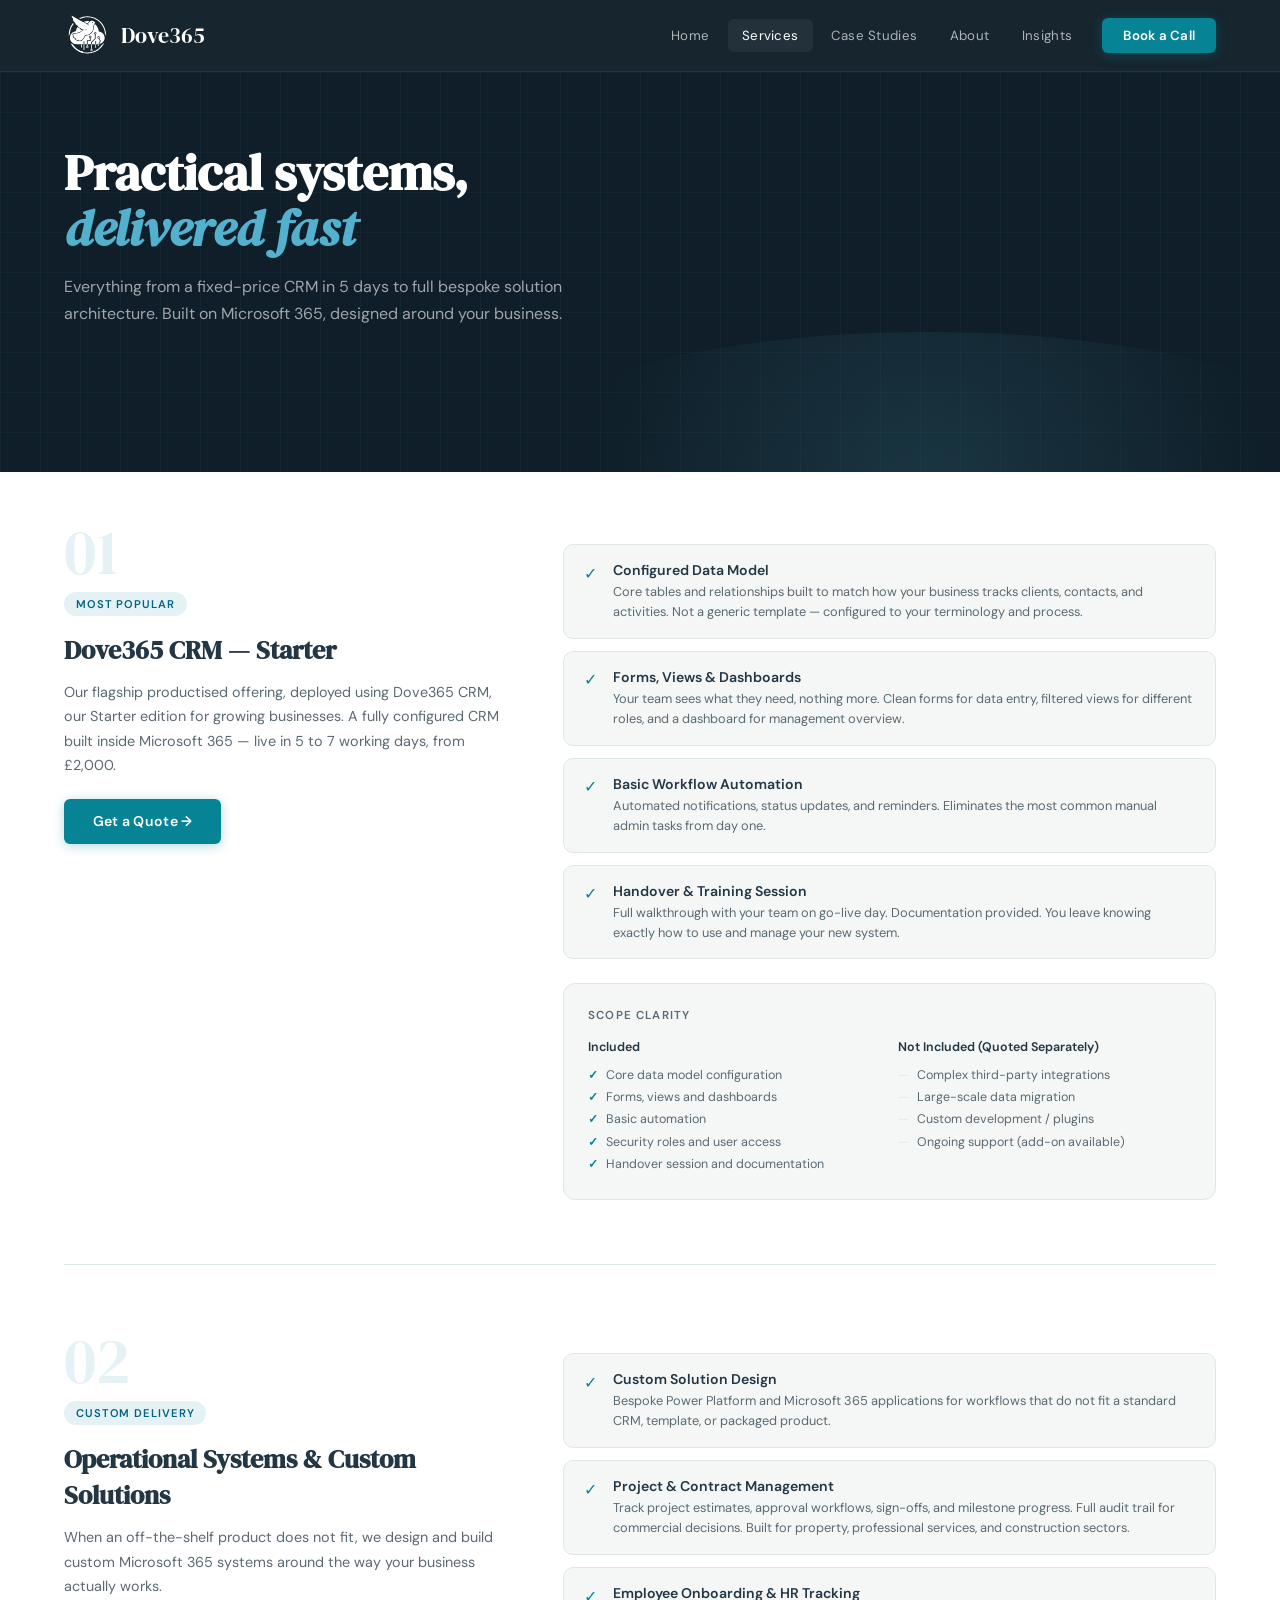
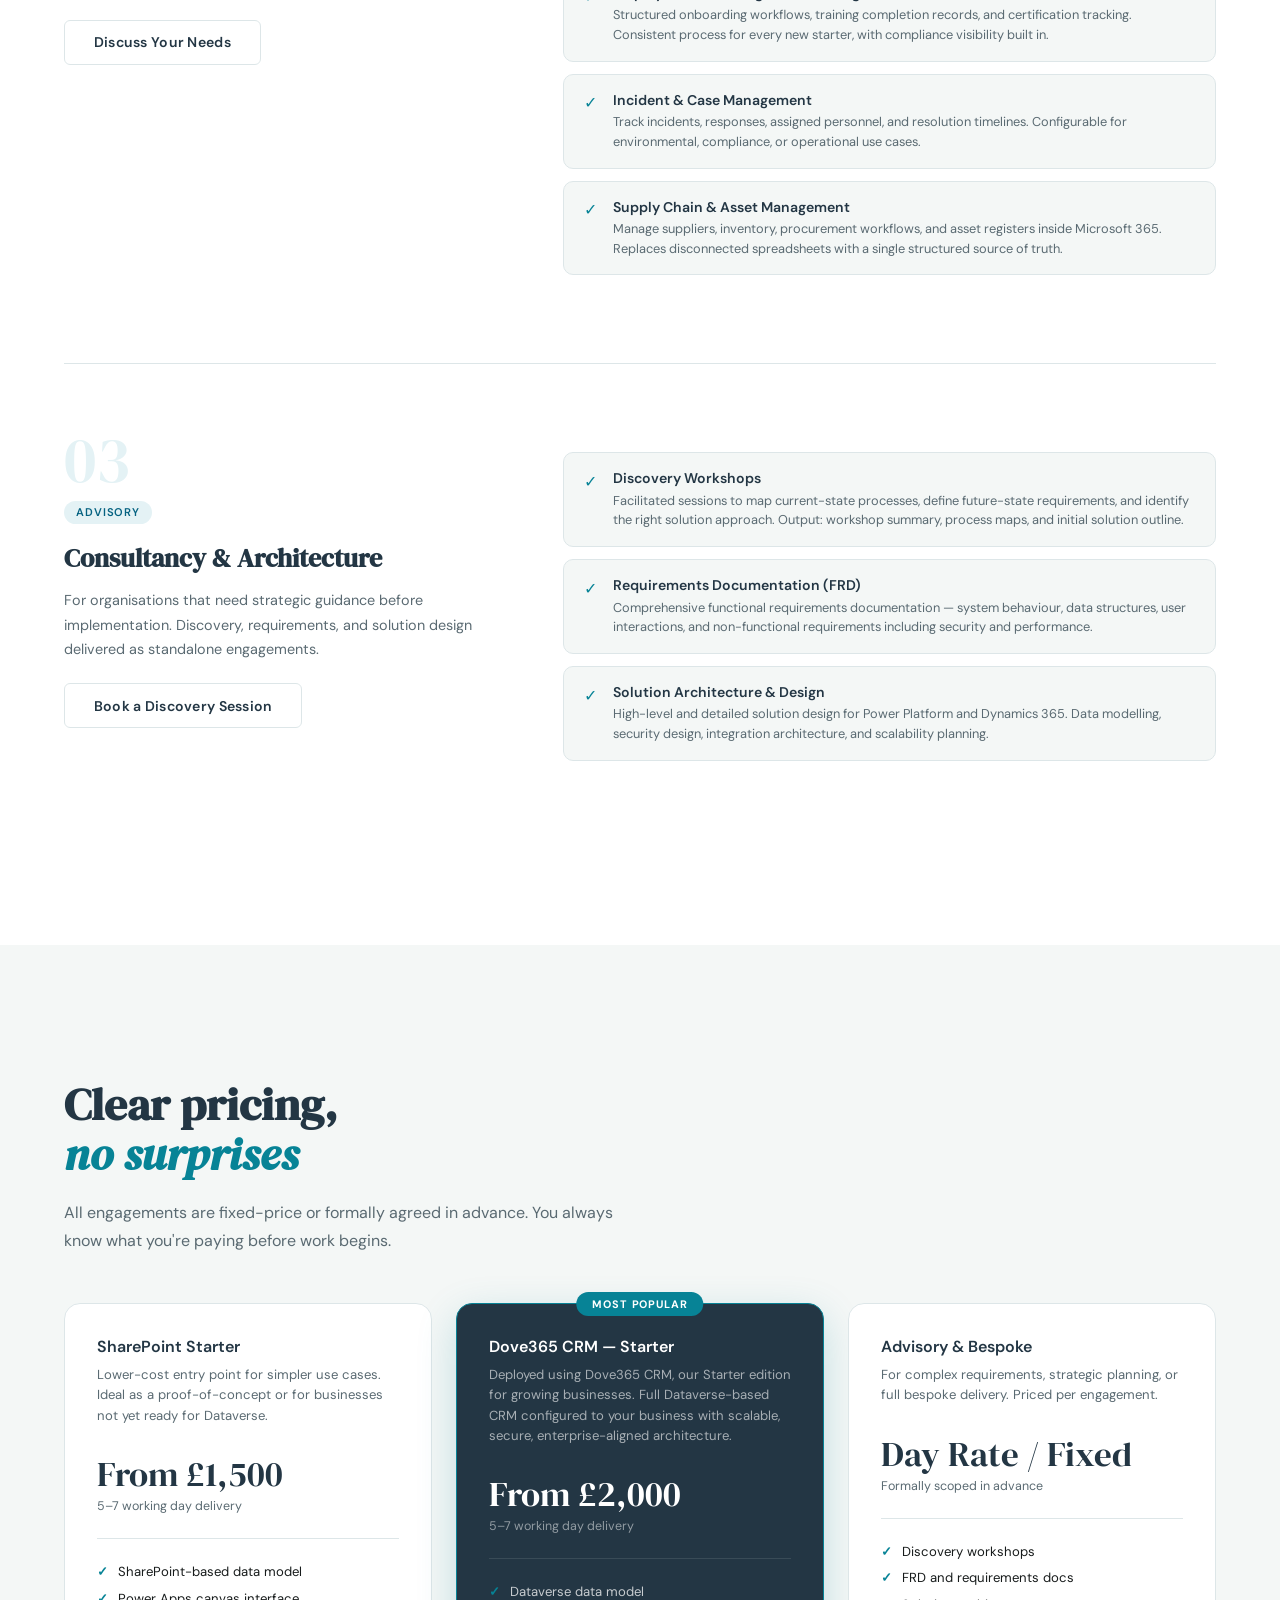
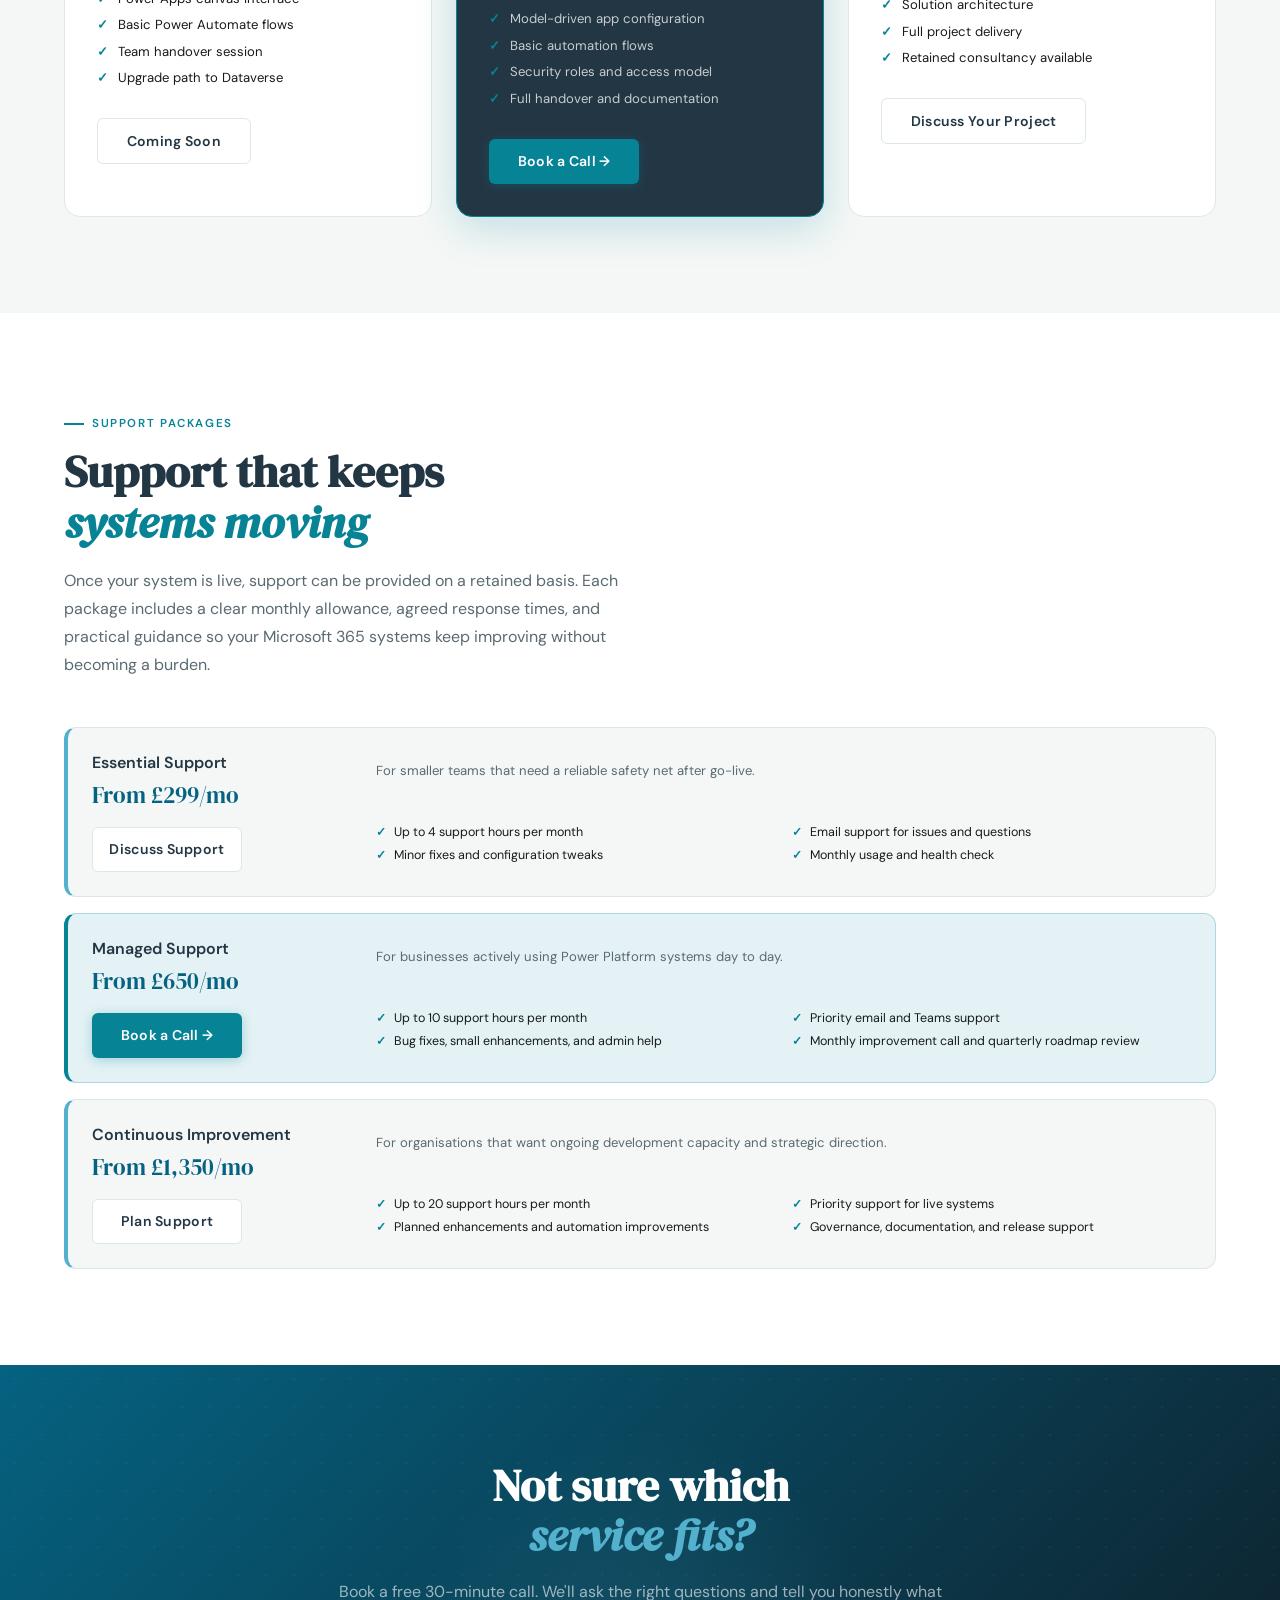
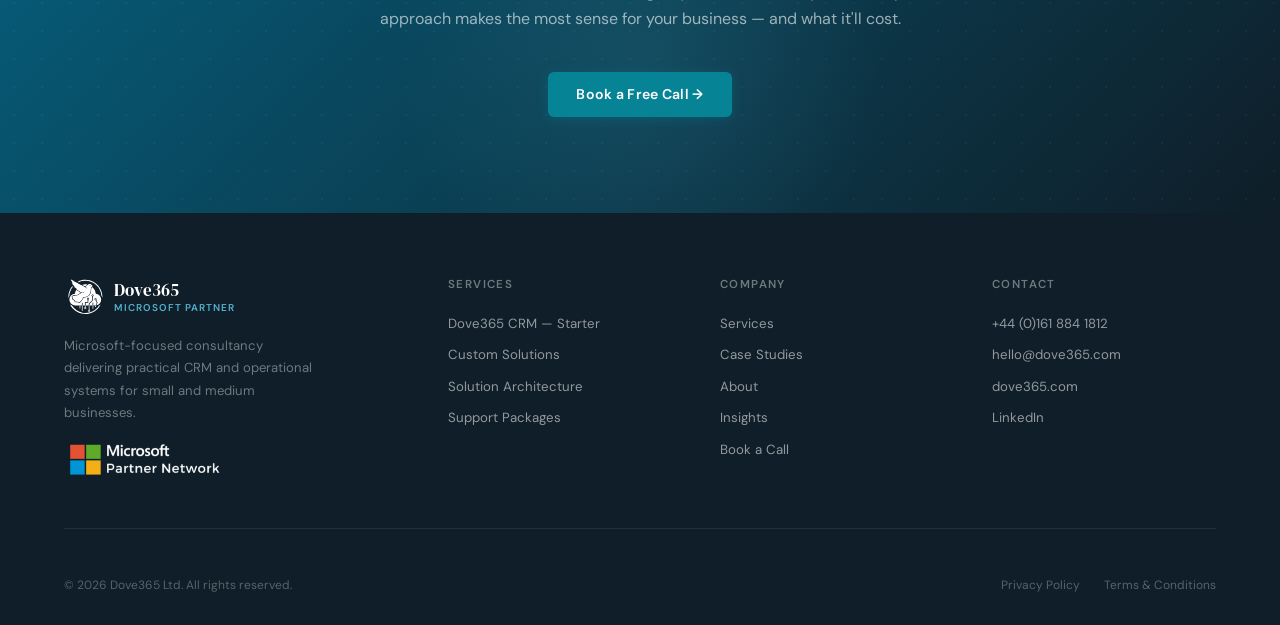
<file: services.html>
<!DOCTYPE html>
<html lang="en">
<head>
  <meta charset="UTF-8">
  <meta name="viewport" content="width=device-width, initial-scale=1.0">
  <title>Services — Dove365</title>
  <link rel="preconnect" href="https://fonts.googleapis.com">
  <link rel="preconnect" href="https://fonts.gstatic.com" crossorigin>
  <link href="https://fonts.googleapis.com/css2?family=DM+Serif+Display:ital@0;1&family=DM+Sans:opsz,wght@9..40,300;9..40,400;9..40,500;9..40,600&display=swap" rel="stylesheet">
  <link rel="stylesheet" href="assets/css/style.css?v=30">
  <link rel="icon" type="image/png" href="assets/images/logo/Logo.png">
  <script defer id="Cookiebot" src="https://consent.cookiebot.com/uc.js" data-cbid="1e8b209a-3dcb-43fb-81f8-9745ee249ad5" data-blockingmode="auto" type="text/javascript"></script>
</head>
<body>

<!-- NAVIGATION -->
<nav>
  <a class="nav-logo" href="index.html" aria-label="Dove365 home">
    <img class="nav-logo-mark" src="assets/images/logo/LogoTransparent.svg" width="500" height="500" alt="" aria-hidden="true">
    <span class="nav-logo-text">Dove365</span>
  </a>
  <button class="nav-toggle" type="button" aria-label="Open navigation menu" aria-expanded="false" aria-controls="primary-navigation">
    <span></span>
    <span></span>
    <span></span>
  </button>
  <ul class="nav-links" id="primary-navigation">
    <li><a href="index.html">Home</a></li>
    <li><a href="services.html">Services</a></li>
    <li><a href="case-studies.html">Case Studies</a></li>
    <li><a href="about.html">About</a></li>
    <li><a href="https://www.nati-turtledove.com/" target="_blank" rel="noopener">Insights</a></li>
    <li><a href="contact.html" class="nav-cta">Book a Call</a></li>
  </ul>
</nav>

<div class="page-offset">

  <div class="page-hero">
    <div class="page-hero-inner">
      <h1>Practical systems,<br><em>delivered fast</em></h1>
      <p>Everything from a fixed-price CRM in 5 days to full bespoke solution architecture. Built on Microsoft 365, designed around your business.</p>
    </div>
  </div>

  <!-- Service blocks -->
  <section class="services-detail section">
    <div class="container">

      <div class="service-block" id="crm-starter">
        <div class="service-block-left">
          <div class="service-number">01</div>
          <span class="service-tag">Most Popular</span>
          <h3>Dove365 CRM — Starter</h3>
          <p>Our flagship productised offering, deployed using Dove365 CRM, our Starter edition for growing businesses. A fully configured CRM built inside Microsoft 365 — live in 5 to 7 working days, from £2,000.</p>
          <br>
          <a href="contact.html" class="btn btn-primary">Get a Quote →</a>
        </div>
        <div>
          <div class="service-features">
            <div class="feature-item">
              <span class="feature-check">✓</span>
              <div><h4>Configured Data Model</h4><p>Core tables and relationships built to match how your business tracks clients, contacts, and activities. Not a generic template — configured to your terminology and process.</p></div>
            </div>
            <div class="feature-item">
              <span class="feature-check">✓</span>
              <div><h4>Forms, Views &amp; Dashboards</h4><p>Your team sees what they need, nothing more. Clean forms for data entry, filtered views for different roles, and a dashboard for management overview.</p></div>
            </div>
            <div class="feature-item">
              <span class="feature-check">✓</span>
              <div><h4>Basic Workflow Automation</h4><p>Automated notifications, status updates, and reminders. Eliminates the most common manual admin tasks from day one.</p></div>
            </div>
            <div class="feature-item">
              <span class="feature-check">✓</span>
              <div><h4>Handover &amp; Training Session</h4><p>Full walkthrough with your team on go-live day. Documentation provided. You leave knowing exactly how to use and manage your new system.</p></div>
            </div>
          </div>
          <div class="scope-box">
            <h4>Scope Clarity</h4>
            <div class="scope-cols">
              <div class="scope-col">
                <h5>Included</h5>
                <div class="scope-item scope-yes">Core data model configuration</div>
                <div class="scope-item scope-yes">Forms, views and dashboards</div>
                <div class="scope-item scope-yes">Basic automation</div>
                <div class="scope-item scope-yes">Security roles and user access</div>
                <div class="scope-item scope-yes">Handover session and documentation</div>
              </div>
              <div class="scope-col">
                <h5>Not Included (Quoted Separately)</h5>
                <div class="scope-item scope-no">Complex third-party integrations</div>
                <div class="scope-item scope-no">Large-scale data migration</div>
                <div class="scope-item scope-no">Custom development / plugins</div>
                <div class="scope-item scope-no">Ongoing support (add-on available)</div>
              </div>
            </div>
          </div>
        </div>
      </div>

      <div class="service-block" id="custom-solutions">
        <div class="service-block-left">
          <div class="service-number">02</div>
          <span class="service-tag">Custom Delivery</span>
          <h3>Operational Systems &amp; Custom Solutions</h3>
          <p>When an off-the-shelf product does not fit, we design and build custom Microsoft 365 systems around the way your business actually works.</p>
          <br>
          <a href="contact.html" class="btn btn-outline">Discuss Your Needs</a>
        </div>
        <div>
          <div class="service-features">
            <div class="feature-item">
              <span class="feature-check">✓</span>
              <div><h4>Custom Solution Design</h4><p>Bespoke Power Platform and Microsoft 365 applications for workflows that do not fit a standard CRM, template, or packaged product.</p></div>
            </div>
            <div class="feature-item">
              <span class="feature-check">✓</span>
              <div><h4>Project &amp; Contract Management</h4><p>Track project estimates, approval workflows, sign-offs, and milestone progress. Full audit trail for commercial decisions. Built for property, professional services, and construction sectors.</p></div>
            </div>
            <div class="feature-item">
              <span class="feature-check">✓</span>
              <div><h4>Employee Onboarding &amp; HR Tracking</h4><p>Structured onboarding workflows, training completion records, and certification tracking. Consistent process for every new starter, with compliance visibility built in.</p></div>
            </div>
            <div class="feature-item">
              <span class="feature-check">✓</span>
              <div><h4>Incident &amp; Case Management</h4><p>Track incidents, responses, assigned personnel, and resolution timelines. Configurable for environmental, compliance, or operational use cases.</p></div>
            </div>
            <div class="feature-item">
              <span class="feature-check">✓</span>
              <div><h4>Supply Chain &amp; Asset Management</h4><p>Manage suppliers, inventory, procurement workflows, and asset registers inside Microsoft 365. Replaces disconnected spreadsheets with a single structured source of truth.</p></div>
            </div>
          </div>
        </div>
      </div>

      <div class="service-block" id="solution-architecture">
        <div class="service-block-left">
          <div class="service-number">03</div>
          <span class="service-tag">Advisory</span>
          <h3>Consultancy &amp; Architecture</h3>
          <p>For organisations that need strategic guidance before implementation. Discovery, requirements, and solution design delivered as standalone engagements.</p>
          <br>
          <a href="contact.html" class="btn btn-outline">Book a Discovery Session</a>
        </div>
        <div>
          <div class="service-features">
            <div class="feature-item">
              <span class="feature-check">✓</span>
              <div><h4>Discovery Workshops</h4><p>Facilitated sessions to map current-state processes, define future-state requirements, and identify the right solution approach. Output: workshop summary, process maps, and initial solution outline.</p></div>
            </div>
            <div class="feature-item">
              <span class="feature-check">✓</span>
              <div><h4>Requirements Documentation (FRD)</h4><p>Comprehensive functional requirements documentation — system behaviour, data structures, user interactions, and non-functional requirements including security and performance.</p></div>
            </div>
            <div class="feature-item">
              <span class="feature-check">✓</span>
              <div><h4>Solution Architecture &amp; Design</h4><p>High-level and detailed solution design for Power Platform and Dynamics 365. Data modelling, security design, integration architecture, and scalability planning.</p></div>
            </div>
          </div>
        </div>
      </div>

    </div>
  </section>

  <!-- Pricing -->
  <section class="pricing-section section">
    <div class="container">
      <div class="section-tag">Pricing</div>
      <h2 class="display">Clear pricing,<br><em>no surprises</em></h2>
      <p class="lead">All engagements are fixed-price or formally agreed in advance. You always know what you're paying before work begins.</p>
      <div class="pricing-grid">
        <div class="pricing-card">
          <h3>SharePoint Starter</h3>
          <p>Lower-cost entry point for simpler use cases. Ideal as a proof-of-concept or for businesses not yet ready for Dataverse.</p>
          <div class="pricing-price">
            <div class="pricing-price-val">From £1,500</div>
            <div class="pricing-price-note">5–7 working day delivery</div>
          </div>
          <div class="pricing-features">
            <div class="pricing-feature">SharePoint-based data model</div>
            <div class="pricing-feature">Power Apps canvas interface</div>
            <div class="pricing-feature">Basic Power Automate flows</div>
            <div class="pricing-feature">Team handover session</div>
            <div class="pricing-feature">Upgrade path to Dataverse</div>
          </div>
          <a href="contact.html" class="btn btn-outline">Coming Soon</a>
        </div>
        <div class="pricing-card featured">
          <div class="featured-badge">Most Popular</div>
          <h3>Dove365 CRM — Starter</h3>
          <p>Deployed using Dove365 CRM, our Starter edition for growing businesses. Full Dataverse-based CRM configured to your business with scalable, secure, enterprise-aligned architecture.</p>
          <div class="pricing-price">
            <div class="pricing-price-val">From £2,000</div>
            <div class="pricing-price-note">5–7 working day delivery</div>
          </div>
          <div class="pricing-features">
            <div class="pricing-feature">Dataverse data model</div>
            <div class="pricing-feature">Model-driven app configuration</div>
            <div class="pricing-feature">Basic automation flows</div>
            <div class="pricing-feature">Security roles and access model</div>
            <div class="pricing-feature">Full handover and documentation</div>
          </div>
          <a href="contact.html" class="btn btn-primary">Book a Call →</a>
        </div>
        <div class="pricing-card">
          <h3>Advisory &amp; Bespoke</h3>
          <p>For complex requirements, strategic planning, or full bespoke delivery. Priced per engagement.</p>
          <div class="pricing-price">
            <div class="pricing-price-val">Day Rate / Fixed</div>
            <div class="pricing-price-note">Formally scoped in advance</div>
          </div>
          <div class="pricing-features">
            <div class="pricing-feature">Discovery workshops</div>
            <div class="pricing-feature">FRD and requirements docs</div>
            <div class="pricing-feature">Solution architecture</div>
            <div class="pricing-feature">Full project delivery</div>
            <div class="pricing-feature">Retained consultancy available</div>
          </div>
          <a href="contact.html" class="btn btn-outline">Discuss Your Project</a>
        </div>
      </div>
    </div>
  </section>

  <!-- Support packages -->
  <section class="support-section section" id="support-packages">
    <div class="container">
      <div class="section-tag">Support Packages</div>
      <h2 class="display">Support that keeps<br><em>systems moving</em></h2>
      <p class="lead">Once your system is live, support can be provided on a retained basis. Each package includes a clear monthly allowance, agreed response times, and practical guidance so your Microsoft 365 systems keep improving without becoming a burden.</p>
      <div class="support-grid">
        <div class="support-card">
          <div class="support-card-top">
            <h3>Essential Support</h3>
            <div class="support-price">From £299/mo</div>
            <a href="contact.html" class="btn btn-outline">Discuss Support</a>
          </div>
          <p>For smaller teams that need a reliable safety net after go-live.</p>
          <div class="support-features">
            <div>Up to 4 support hours per month</div>
            <div>Email support for issues and questions</div>
            <div>Minor fixes and configuration tweaks</div>
            <div>Monthly usage and health check</div>
          </div>
        </div>
        <div class="support-card support-card-featured">
          <div class="support-card-top">
            <h3>Managed Support</h3>
            <div class="support-price">From £650/mo</div>
            <a href="contact.html" class="btn btn-primary">Book a Call →</a>
          </div>
          <p>For businesses actively using Power Platform systems day to day.</p>
          <div class="support-features">
            <div>Up to 10 support hours per month</div>
            <div>Priority email and Teams support</div>
            <div>Bug fixes, small enhancements, and admin help</div>
            <div>Monthly improvement call and quarterly roadmap review</div>
          </div>
        </div>
        <div class="support-card">
          <div class="support-card-top">
            <h3>Continuous Improvement</h3>
            <div class="support-price">From £1,350/mo</div>
            <a href="contact.html" class="btn btn-outline">Plan Support</a>
          </div>
          <p>For organisations that want ongoing development capacity and strategic direction.</p>
          <div class="support-features">
            <div>Up to 20 support hours per month</div>
            <div>Priority support for live systems</div>
            <div>Planned enhancements and automation improvements</div>
            <div>Governance, documentation, and release support</div>
          </div>
        </div>
      </div>
    </div>
  </section>

  <section class="cta-section section">
    <div class="cta-inner">
      <h2 class="display display-light">Not sure which<br><em>service fits?</em></h2>
      <p>Book a free 30-minute call. We'll ask the right questions and tell you honestly what approach makes the most sense for your business — and what it'll cost.</p>
      <div class="cta-actions">
        <a href="contact.html" class="btn btn-primary">Book a Free Call →</a>
      </div>
    </div>
  </section>

  <footer>
    <div class="footer-top">
      <div class="footer-brand">
        <div class="footer-logo"><img src="assets/images/logo/LogoTransparent.svg" width="500" height="500" alt="" aria-hidden="true"><span class="footer-logo-text">Dove365<small>Microsoft Partner</small></span></div>
        <p>Microsoft-focused consultancy delivering practical CRM and operational systems for small and medium businesses.</p>
        <div class="ms-partner-badge"><img src="assets/images/icons/Microsoft Partner Logo.png" width="300" height="70" loading="lazy" decoding="async" alt="Microsoft Partner"></div>
      </div>
      <div class="footer-col">
        <h4>Services</h4>
        <ul>
          <li><a href="services.html#crm-starter">Dove365 CRM — Starter</a></li>
          <li><a href="services.html#custom-solutions">Custom Solutions</a></li>
          <li><a href="services.html#solution-architecture">Solution Architecture</a></li>
          <li><a href="services.html#support-packages">Support Packages</a></li>
        </ul>
      </div>
      <div class="footer-col">
        <h4>Company</h4>
        <ul>
          <li><a href="services.html">Services</a></li>
          <li><a href="case-studies.html">Case Studies</a></li>
          <li><a href="about.html">About</a></li>
          <li><a href="https://www.nati-turtledove.com/" target="_blank" rel="noopener">Insights</a></li>
          <li><a href="contact.html">Book a Call</a></li>
        </ul>
      </div>
      <div class="footer-col">
        <h4>Contact</h4>
        <ul>
          <li><a href="tel:+441618841812">+44 (0)161 884 1812</a></li>
          <li><a href="mailto:hello@dove365.com">hello@dove365.com</a></li>
          <li><a href="https://www.dove365.com">dove365.com</a></li>
          <li><a href="https://www.linkedin.com/company/dove365/">LinkedIn</a></li>
        </ul>
      </div>
    </div>
    <div class="footer-bottom">
      <p>© 2026 Dove365 Ltd. All rights reserved.</p>
      <div class="footer-legal">
        <a href="privacy-policy.html">Privacy Policy</a>
        <a href="terms-and-conditions.html">Terms &amp; Conditions</a>
      </div>
    </div>
  </footer>

</div>
<script defer src="assets/js/main.js?v=42"></script>
</body>
</html>
</file>
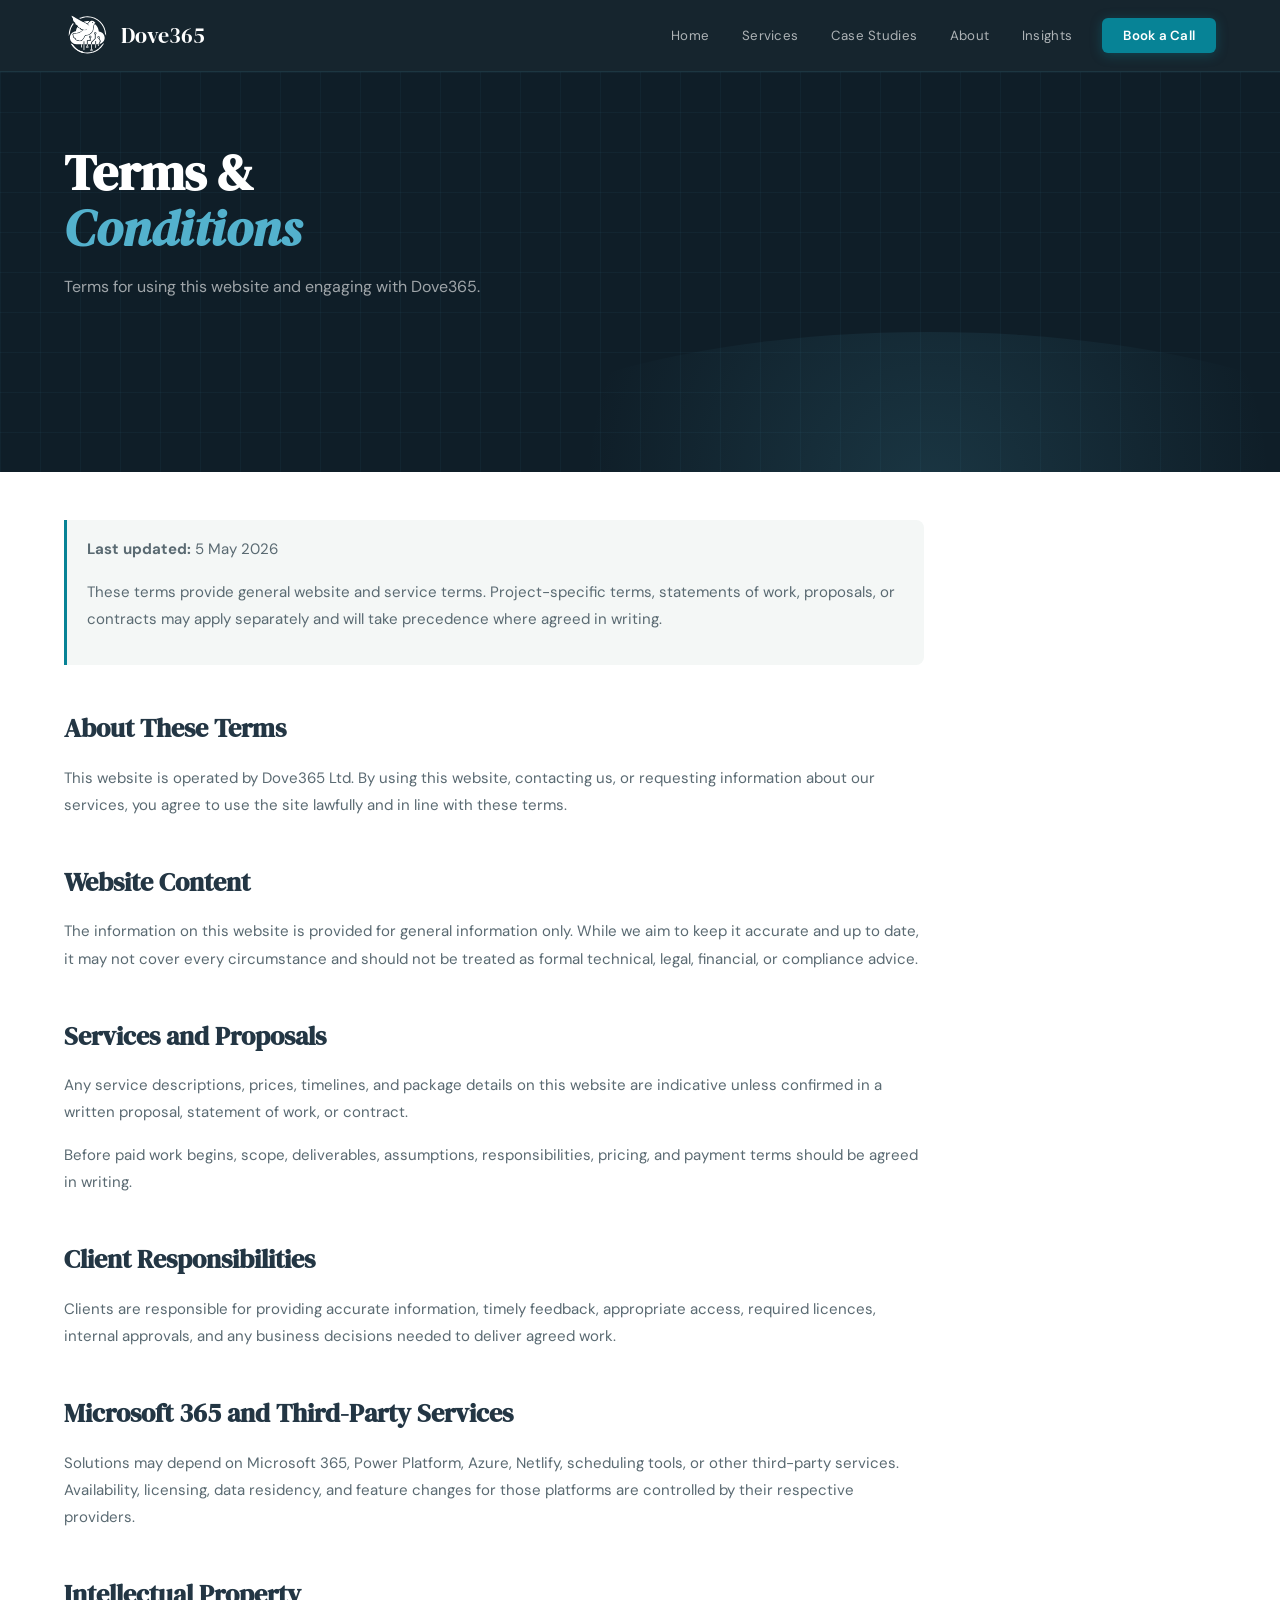
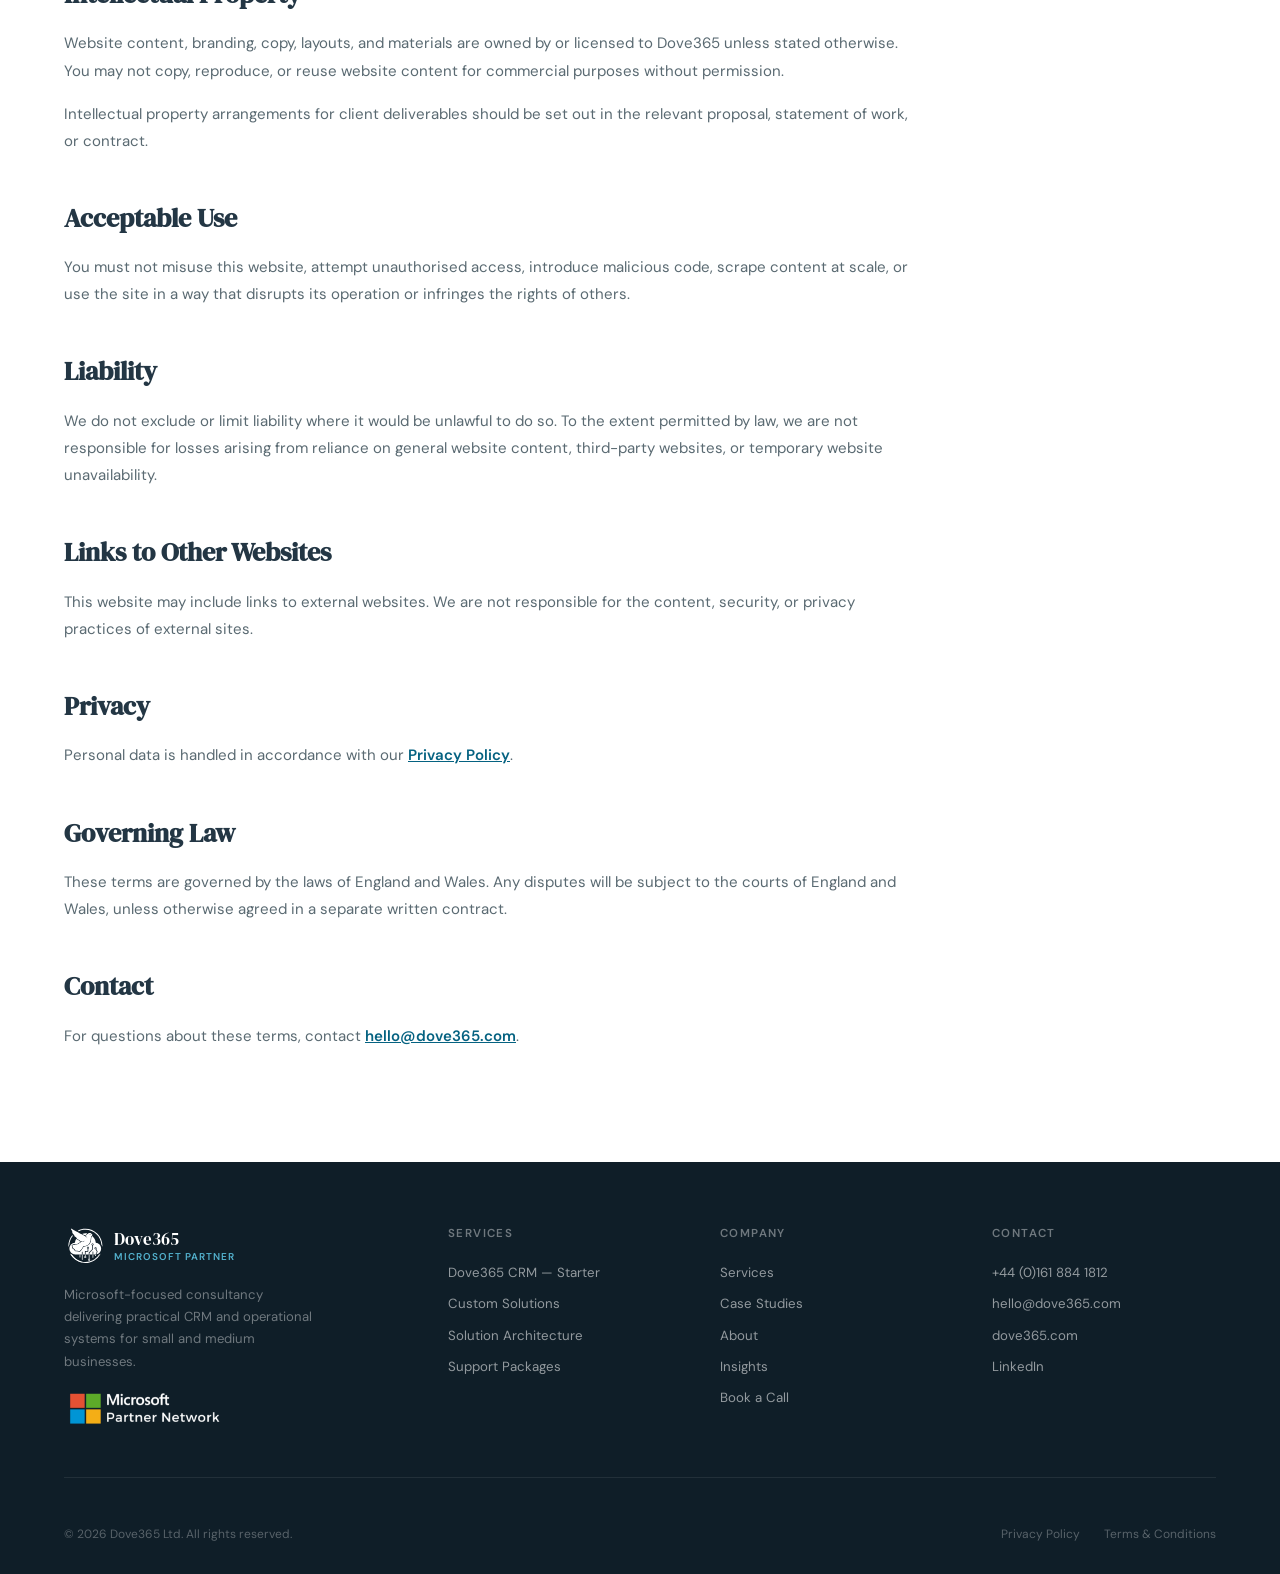
<file: terms-and-conditions.html>
<!DOCTYPE html>
<html lang="en">
<head>
  <meta charset="UTF-8">
  <meta name="viewport" content="width=device-width, initial-scale=1.0">
  <title>Terms and Conditions — Dove365</title>
  <link rel="preconnect" href="https://fonts.googleapis.com">
  <link rel="preconnect" href="https://fonts.gstatic.com" crossorigin>
  <link href="https://fonts.googleapis.com/css2?family=DM+Serif+Display:ital@0;1&family=DM+Sans:opsz,wght@9..40,300;9..40,400;9..40,500;9..40,600&display=swap" rel="stylesheet">
  <link rel="stylesheet" href="assets/css/style.css?v=30">
  <link rel="icon" type="image/png" href="assets/images/logo/Logo.png">
  <script defer id="Cookiebot" src="https://consent.cookiebot.com/uc.js" data-cbid="1e8b209a-3dcb-43fb-81f8-9745ee249ad5" data-blockingmode="auto" type="text/javascript"></script>
</head>
<body>

<!-- NAVIGATION -->
<nav>
  <a class="nav-logo" href="index.html" aria-label="Dove365 home">
    <img class="nav-logo-mark" src="assets/images/logo/LogoTransparent.svg" width="500" height="500" alt="" aria-hidden="true">
    <span class="nav-logo-text">Dove365</span>
  </a>
  <button class="nav-toggle" type="button" aria-label="Open navigation menu" aria-expanded="false" aria-controls="primary-navigation">
    <span></span>
    <span></span>
    <span></span>
  </button>
  <ul class="nav-links" id="primary-navigation">
    <li><a href="index.html">Home</a></li>
    <li><a href="services.html">Services</a></li>
    <li><a href="case-studies.html">Case Studies</a></li>
    <li><a href="about.html">About</a></li>
    <li><a href="https://www.nati-turtledove.com/" target="_blank" rel="noopener">Insights</a></li>
    <li><a href="contact.html" class="nav-cta">Book a Call</a></li>
  </ul>
</nav>

<div class="page-offset">

  <div class="page-hero">
    <div class="page-hero-inner">
      <h1>Terms &amp;<br><em>Conditions</em></h1>
      <p>Terms for using this website and engaging with Dove365.</p>
    </div>
  </div>

  <section class="legal-section section">
    <div class="container">
      <div class="legal-content">
        <div class="legal-note">
          <p><strong>Last updated:</strong> 5 May 2026</p>
          <p>These terms provide general website and service terms. Project-specific terms, statements of work, proposals, or contracts may apply separately and will take precedence where agreed in writing.</p>
        </div>

        <h2>About These Terms</h2>
        <p>This website is operated by Dove365 Ltd. By using this website, contacting us, or requesting information about our services, you agree to use the site lawfully and in line with these terms.</p>

        <h2>Website Content</h2>
        <p>The information on this website is provided for general information only. While we aim to keep it accurate and up to date, it may not cover every circumstance and should not be treated as formal technical, legal, financial, or compliance advice.</p>

        <h2>Services and Proposals</h2>
        <p>Any service descriptions, prices, timelines, and package details on this website are indicative unless confirmed in a written proposal, statement of work, or contract.</p>
        <p>Before paid work begins, scope, deliverables, assumptions, responsibilities, pricing, and payment terms should be agreed in writing.</p>

        <h2>Client Responsibilities</h2>
        <p>Clients are responsible for providing accurate information, timely feedback, appropriate access, required licences, internal approvals, and any business decisions needed to deliver agreed work.</p>

        <h2>Microsoft 365 and Third-Party Services</h2>
        <p>Solutions may depend on Microsoft 365, Power Platform, Azure, Netlify, scheduling tools, or other third-party services. Availability, licensing, data residency, and feature changes for those platforms are controlled by their respective providers.</p>

        <h2>Intellectual Property</h2>
        <p>Website content, branding, copy, layouts, and materials are owned by or licensed to Dove365 unless stated otherwise. You may not copy, reproduce, or reuse website content for commercial purposes without permission.</p>
        <p>Intellectual property arrangements for client deliverables should be set out in the relevant proposal, statement of work, or contract.</p>

        <h2>Acceptable Use</h2>
        <p>You must not misuse this website, attempt unauthorised access, introduce malicious code, scrape content at scale, or use the site in a way that disrupts its operation or infringes the rights of others.</p>

        <h2>Liability</h2>
        <p>We do not exclude or limit liability where it would be unlawful to do so. To the extent permitted by law, we are not responsible for losses arising from reliance on general website content, third-party websites, or temporary website unavailability.</p>

        <h2>Links to Other Websites</h2>
        <p>This website may include links to external websites. We are not responsible for the content, security, or privacy practices of external sites.</p>

        <h2>Privacy</h2>
        <p>Personal data is handled in accordance with our <a href="privacy-policy.html">Privacy Policy</a>.</p>

        <h2>Governing Law</h2>
        <p>These terms are governed by the laws of England and Wales. Any disputes will be subject to the courts of England and Wales, unless otherwise agreed in a separate written contract.</p>

        <h2>Contact</h2>
        <p>For questions about these terms, contact <a href="mailto:hello@dove365.com">hello@dove365.com</a>.</p>
      </div>
    </div>
  </section>

  <footer>
    <div class="footer-top">
      <div class="footer-brand">
        <div class="footer-logo"><img src="assets/images/logo/LogoTransparent.svg" width="500" height="500" alt="" aria-hidden="true"><span class="footer-logo-text">Dove365<small>Microsoft Partner</small></span></div>
        <p>Microsoft-focused consultancy delivering practical CRM and operational systems for small and medium businesses.</p>
        <div class="ms-partner-badge"><img src="assets/images/icons/Microsoft Partner Logo.png" width="300" height="70" loading="lazy" decoding="async" alt="Microsoft Partner"></div>
      </div>
      <div class="footer-col">
        <h4>Services</h4>
        <ul>
          <li><a href="services.html#crm-starter">Dove365 CRM — Starter</a></li>
          <li><a href="services.html#custom-solutions">Custom Solutions</a></li>
          <li><a href="services.html#solution-architecture">Solution Architecture</a></li>
          <li><a href="services.html#support-packages">Support Packages</a></li>
        </ul>
      </div>
      <div class="footer-col">
        <h4>Company</h4>
        <ul>
          <li><a href="services.html">Services</a></li>
          <li><a href="case-studies.html">Case Studies</a></li>
          <li><a href="about.html">About</a></li>
          <li><a href="https://www.nati-turtledove.com/" target="_blank" rel="noopener">Insights</a></li>
          <li><a href="contact.html">Book a Call</a></li>
        </ul>
      </div>
      <div class="footer-col">
        <h4>Contact</h4>
        <ul>
          <li><a href="tel:+441618841812">+44 (0)161 884 1812</a></li>
          <li><a href="mailto:hello@dove365.com">hello@dove365.com</a></li>
          <li><a href="https://www.dove365.com">dove365.com</a></li>
          <li><a href="https://www.linkedin.com/company/dove365/">LinkedIn</a></li>
        </ul>
      </div>
    </div>
    <div class="footer-bottom">
      <p>© 2026 Dove365 Ltd. All rights reserved.</p>
      <div class="footer-legal">
        <a href="privacy-policy.html">Privacy Policy</a>
        <a href="terms-and-conditions.html">Terms &amp; Conditions</a>
      </div>
    </div>
  </footer>

</div>
<script defer src="assets/js/main.js?v=42"></script>
</body>
</html>
</file>
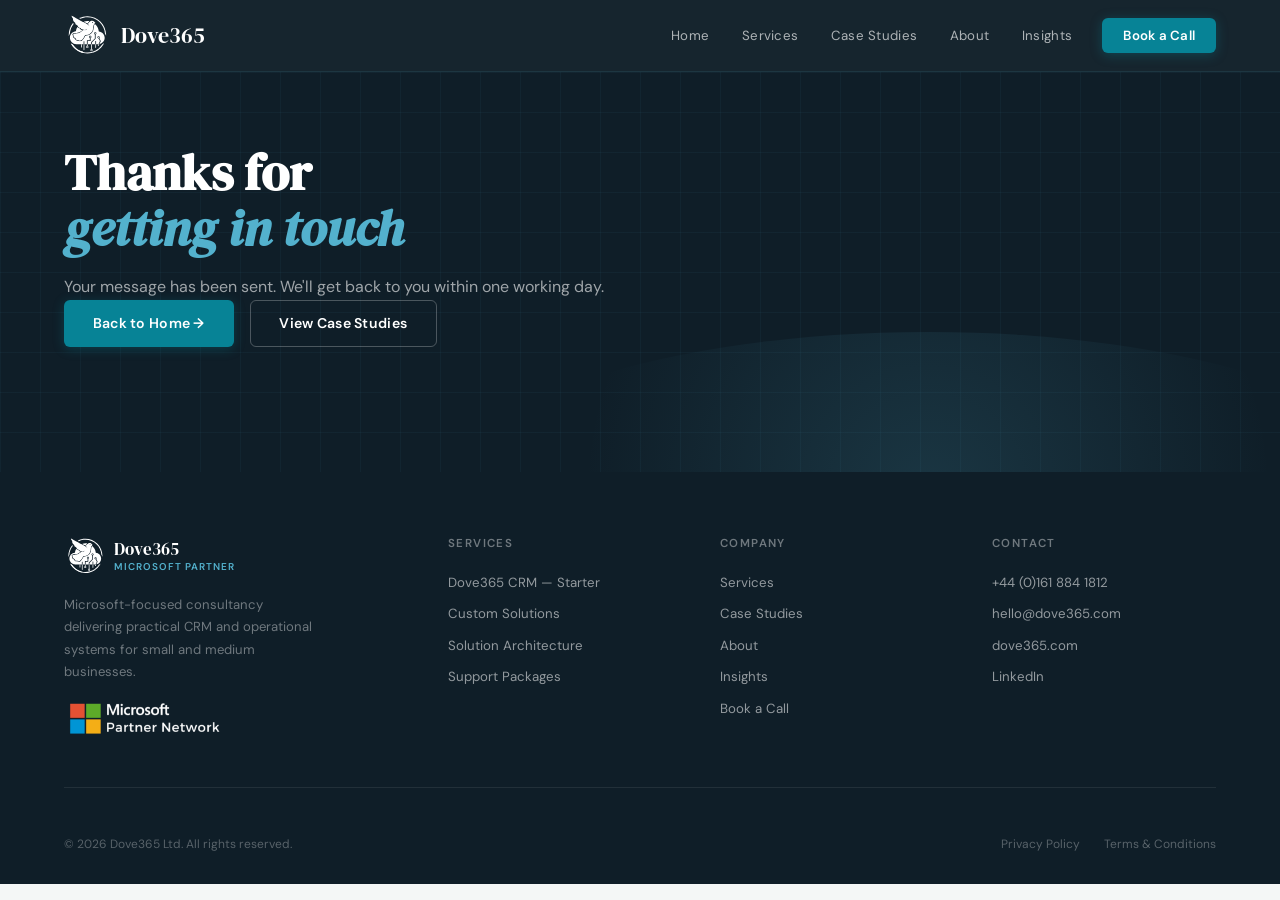
<file: thank-you.html>
<!DOCTYPE html>
<html lang="en">
<head>
  <meta charset="UTF-8">
  <meta name="viewport" content="width=device-width, initial-scale=1.0">
  <title>Thank You — Dove365</title>
  <link rel="preconnect" href="https://fonts.googleapis.com">
  <link rel="preconnect" href="https://fonts.gstatic.com" crossorigin>
  <link href="https://fonts.googleapis.com/css2?family=DM+Serif+Display:ital@0;1&family=DM+Sans:opsz,wght@9..40,300;9..40,400;9..40,500;9..40,600&display=swap" rel="stylesheet">
  <link rel="stylesheet" href="assets/css/style.css?v=30">
  <link rel="icon" type="image/png" href="assets/images/logo/Logo.png">
  <script defer id="Cookiebot" src="https://consent.cookiebot.com/uc.js" data-cbid="1e8b209a-3dcb-43fb-81f8-9745ee249ad5" data-blockingmode="auto" type="text/javascript"></script>
</head>
<body>

<!-- NAVIGATION -->
<nav>
  <a class="nav-logo" href="index.html" aria-label="Dove365 home">
    <img class="nav-logo-mark" src="assets/images/logo/LogoTransparent.svg" width="500" height="500" alt="" aria-hidden="true">
    <span class="nav-logo-text">Dove365</span>
  </a>
  <button class="nav-toggle" type="button" aria-label="Open navigation menu" aria-expanded="false" aria-controls="primary-navigation">
    <span></span>
    <span></span>
    <span></span>
  </button>
  <ul class="nav-links" id="primary-navigation">
    <li><a href="index.html">Home</a></li>
    <li><a href="services.html">Services</a></li>
    <li><a href="case-studies.html">Case Studies</a></li>
    <li><a href="about.html">About</a></li>
    <li><a href="https://www.nati-turtledove.com/" target="_blank" rel="noopener">Insights</a></li>
    <li><a href="contact.html" class="nav-cta">Book a Call</a></li>
  </ul>
</nav>

<div class="page-offset">
  <div class="page-hero">
    <div class="page-hero-inner">
      <h1>Thanks for<br><em>getting in touch</em></h1>
      <p>Your message has been sent. We'll get back to you within one working day.</p>
      <div class="hero-actions">
        <a href="index.html" class="btn btn-primary">Back to Home →</a>
        <a href="case-studies.html" class="btn btn-ghost-light">View Case Studies</a>
      </div>
    </div>
  </div>

  <footer>
    <div class="footer-top">
      <div class="footer-brand">
        <div class="footer-logo"><img src="assets/images/logo/LogoTransparent.svg" width="500" height="500" alt="" aria-hidden="true"><span class="footer-logo-text">Dove365<small>Microsoft Partner</small></span></div>
        <p>Microsoft-focused consultancy delivering practical CRM and operational systems for small and medium businesses.</p>
        <div class="ms-partner-badge"><img src="assets/images/icons/Microsoft Partner Logo.png" width="300" height="70" loading="lazy" decoding="async" alt="Microsoft Partner"></div>
      </div>
      <div class="footer-col">
        <h4>Services</h4>
        <ul>
          <li><a href="services.html#crm-starter">Dove365 CRM — Starter</a></li>
          <li><a href="services.html#custom-solutions">Custom Solutions</a></li>
          <li><a href="services.html#solution-architecture">Solution Architecture</a></li>
          <li><a href="services.html#support-packages">Support Packages</a></li>
        </ul>
      </div>
      <div class="footer-col">
        <h4>Company</h4>
        <ul>
          <li><a href="services.html">Services</a></li>
          <li><a href="case-studies.html">Case Studies</a></li>
          <li><a href="about.html">About</a></li>
          <li><a href="https://www.nati-turtledove.com/" target="_blank" rel="noopener">Insights</a></li>
          <li><a href="contact.html">Book a Call</a></li>
        </ul>
      </div>
      <div class="footer-col">
        <h4>Contact</h4>
        <ul>
          <li><a href="tel:+441618841812">+44 (0)161 884 1812</a></li>
          <li><a href="mailto:hello@dove365.com">hello@dove365.com</a></li>
          <li><a href="https://www.dove365.com">dove365.com</a></li>
          <li><a href="https://www.linkedin.com/company/dove365/">LinkedIn</a></li>
        </ul>
      </div>
    </div>
    <div class="footer-bottom">
      <p>© 2026 Dove365 Ltd. All rights reserved.</p>
      <div class="footer-legal">
        <a href="privacy-policy.html">Privacy Policy</a>
        <a href="terms-and-conditions.html">Terms &amp; Conditions</a>
      </div>
    </div>
  </footer>
</div>

<script defer src="assets/js/main.js?v=42"></script>
</body>
</html>
</file>
<file: assets/css/style.css>
:root {
  --navy: #233644;
  --navy-deep: #0f1e28;
  --teal: #078396;
  --teal-dark: #056281;
  --teal-light: #53B1CD;
  --teal-pale: #e4f2f5;
  --slate: #CAD9DD;
  --near-black: #171B1B;
  --off-white: #f4f7f6;
  --white: #ffffff;
  --mid: #5a6a72;
  --border: #dde6e8;
  --gold: #c9a84c;
  --gold-light: #e8c97a;
}

* { margin: 0; padding: 0; box-sizing: border-box; }
html {
  scroll-behavior: smooth;
  width: 100%;
  max-width: 100%;
}

body {
  font-family: 'DM Sans', sans-serif;
  background: var(--off-white);
  color: var(--near-black);
  width: 100%;
  max-width: 100%;
  overflow-x: clip;
}

img, iframe { max-width: 100%; }
footer, .page-offset, .section, .section-sm, .page-hero,
.hero, .services-strip, .cta-section { max-width: 100%; overflow-x: clip; }
.container, .footer-top, .hero-left, .hero-right, .contact-info,
.booking-embed, .service-block, .pricing-card, .support-card,
.case-card-full, .mini-offer-card, .credential, .value-card,
.pain-card, .proof-stat, .ms-logo-card { min-width: 0; }
.footer-col a, .contact-method-text, .contact-method-text p,
.credential-text, .credential-text p, .case-card-body p,
.pricing-card p, .support-card p, .legal-content {
  overflow-wrap: anywhere;
  word-break: normal;
}
body.nav-lock { overflow: hidden; }
.scroll-progress {
  position: fixed; top: 0; left: 0; z-index: 1100;
  width: 100%; height: 3px;
  background: linear-gradient(90deg, var(--teal), var(--teal-light), var(--gold-light));
  transform: scaleX(var(--scroll-progress, 0));
  transform-origin: left;
  box-shadow: 0 0 18px rgba(83,177,205,0.35);
  pointer-events: none;
}
.scroll-progress::after {
  content: ''; position: absolute; right: -8px; top: 50%;
  width: 16px; height: 16px; border-radius: 50%;
  background: var(--gold-light);
  transform: translateY(-50%) scale(calc(0.45 + var(--scroll-progress, 0) * 0.55));
  box-shadow: 0 0 22px rgba(232,201,122,0.8), 0 0 36px rgba(83,177,205,0.4);
}

/* ── MOTION SYSTEM ── */
@keyframes glowDrift {
  0%, 100% { transform: translate3d(0, 0, 0) scale(1); opacity: 0.85; }
  50% { transform: translate3d(26px, -18px, 0) scale(1.08); opacity: 1; }
}

@keyframes gridDrift {
  from { background-position: 0 0, 0 0; }
  to { background-position: 50px 50px, 50px 50px; }
}

@keyframes processFlow {
  from { transform: translateX(-120%); }
  to { transform: translateX(420%); }
}

@keyframes cardScan {
  from { transform: translateX(-120%); }
  to { transform: translateX(220%); }
}

@keyframes burstSpark {
  0% { opacity: 0; transform: translate(-50%, -50%) scale(0.4); }
  12% { opacity: 1; }
  100% { opacity: 0; transform: translate(calc(-50% + var(--spark-x)), calc(-50% + var(--spark-y))) scale(0); }
}

.motion-burst {
  position: absolute; left: 50%; top: 50%; z-index: 5;
  width: 1px; height: 1px;
  pointer-events: none;
}

.motion-burst span {
  position: absolute; left: 0; top: 0;
  width: 7px; height: 7px; border-radius: 50%;
  background: linear-gradient(135deg, var(--teal-light), var(--gold-light));
  box-shadow: 0 0 14px rgba(83,177,205,0.55);
  animation: burstSpark 0.72s cubic-bezier(0.15, 0.9, 0.2, 1) var(--spark-delay, 0ms) both;
}

.case-card-full,
.case-card-header h3,
.hero h1,
.page-hero h1,
h2.display,
.service-block h3,
.pricing-card h3 {
  position: relative;
}

.mouse-aura {
  position: fixed; left: 0; top: 0; z-index: 900;
  width: 360px; height: 360px; border-radius: 50%;
  transform: translate3d(calc(var(--aura-x, 50vw) - 50%), calc(var(--aura-y, 50vh) - 50%), 0);
  background:
    radial-gradient(circle, rgba(83,177,205,0.18), rgba(83,177,205,0.08) 34%, transparent 68%),
    radial-gradient(circle at 64% 38%, rgba(232,201,122,0.16), transparent 30%);
  mix-blend-mode: multiply;
  opacity: 0;
  filter: blur(2px);
  pointer-events: none;
  transition: opacity 0.25s ease, width 0.22s ease, height 0.22s ease, filter 0.22s ease;
}

.mouse-aura.is-active { opacity: 1; }
.mouse-aura.is-over-target {
  width: 460px; height: 460px;
  filter: blur(0);
}

.scroll-fade {
  opacity: 0;
  transform: translate3d(0, 18px, 0);
  filter: blur(5px);
  transition:
    opacity 0.72s cubic-bezier(0.2, 0.75, 0.18, 1),
    transform 0.72s cubic-bezier(0.2, 0.75, 0.18, 1),
    filter 0.72s cubic-bezier(0.2, 0.75, 0.18, 1);
  transition-delay: var(--fade-delay, 0ms);
}

.scroll-fade.is-visible {
  opacity: 1;
  transform: translate3d(0, 0, 0);
  filter: blur(0);
}

.reduce-motion *,
.reduce-motion *::before,
.reduce-motion *::after {
  animation-duration: 0.001ms !important;
  animation-iteration-count: 1 !important;
  scroll-behavior: auto !important;
  transition-duration: 0.001ms !important;
}

@media (prefers-reduced-motion: reduce) {
  *,
  *::before,
  *::after {
    animation-duration: 0.001ms !important;
    animation-iteration-count: 1 !important;
    scroll-behavior: auto !important;
    transition-duration: 0.001ms !important;
  }
}

/* ── NAV ── */
nav {
  position: fixed; top: 0; left: 0; right: 0; z-index: 1000;
  background: rgba(15,30,40,0.97);
  border-bottom: 1px solid rgba(83,177,205,0.12);
  padding: 0 4rem;
  display: flex; align-items: center; height: 72px;
  max-width: 100%;
  overflow: visible;
  transition: background 0.28s ease, box-shadow 0.28s ease, border-color 0.28s ease;
}
nav.nav-scrolled {
  background: rgba(15,30,40,0.9);
  border-bottom-color: rgba(83,177,205,0.24);
  box-shadow: 0 14px 40px rgba(15,30,40,0.22);
}
.nav-logo {
  display: flex; align-items: center; gap: 0.7rem;
  text-decoration: none; margin-right: auto;
  min-width: 0;
}
.nav-logo-mark {
  height: 46px; width: auto; flex-shrink: 0;
  transition: transform 0.25s ease, filter 0.25s ease;
}
.nav-logo:hover .nav-logo-mark { transform: rotate(-3deg) scale(1.04); filter: drop-shadow(0 0 12px rgba(83,177,205,0.35)); }
.nav-logo-text {
  font-family: 'DM Serif Display', serif;
  color: var(--white);
  font-size: 1.38rem;
  line-height: 1;
  white-space: nowrap;
}
.nav-logo-text small {
  display: block;
  font-family: 'DM Sans', sans-serif;
  font-size: 0.64rem;
  color: var(--teal-light);
  letter-spacing: 0.1em;
  text-transform: uppercase;
  font-weight: 600;
  margin-top: 0.12rem;
}
.nav-toggle {
  display: none;
  width: 42px; height: 42px;
  border: 1px solid rgba(255,255,255,0.16);
  border-radius: 8px;
  background: rgba(255,255,255,0.06);
  align-items: center; justify-content: center;
  flex-direction: column; gap: 5px;
  cursor: pointer;
}
.nav-toggle span {
  width: 19px; height: 2px;
  background: white; border-radius: 100px;
  transition: transform 0.2s, opacity 0.2s;
}
.nav-open .nav-toggle span:nth-child(1) { transform: translateY(7px) rotate(45deg); }
.nav-open .nav-toggle span:nth-child(2) { opacity: 0; }
.nav-open .nav-toggle span:nth-child(3) { transform: translateY(-7px) rotate(-45deg); }
.nav-links {
  display: flex; align-items: center; gap: 0.25rem; list-style: none;
}
.nav-links a {
  text-decoration: none; color: rgba(255,255,255,0.65);
  font-size: 0.83rem; padding: 0.5rem 0.9rem; border-radius: 6px;
  transition: all 0.2s; letter-spacing: 0.02em;
  display: flex; align-items: center; gap: 0.4rem;
}
.nav-links a:hover { color: var(--white); background: rgba(255,255,255,0.06); }
.nav-links .has-dropdown { position: relative; }
.nav-links .has-dropdown:hover .dropdown { display: block; }
.dropdown {
  display: none; position: absolute; top: 100%; left: 0;
  background: var(--navy-deep); border: 1px solid rgba(83,177,205,0.15);
  border-radius: 10px; padding: 0.5rem; min-width: 220px;
  margin-top: 0.5rem; box-shadow: 0 16px 40px rgba(0,0,0,0.3);
}
.dropdown a {
  display: block; padding: 0.65rem 0.9rem; border-radius: 6px;
  color: rgba(255,255,255,0.7) !important; font-size: 0.82rem;
}
.dropdown a:hover { background: rgba(83,177,205,0.1) !important; color: white !important; }
.dropdown-label {
  font-size: 0.65rem; letter-spacing: 0.1em; text-transform: uppercase;
  color: var(--teal-light); padding: 0.5rem 0.9rem 0.25rem;
  font-weight: 600;
}
.nav-cta {
  background: var(--teal) !important; color: white !important;
  padding: 0.55rem 1.3rem !important; border-radius: 6px !important;
  font-weight: 600 !important; margin-left: 0.75rem;
  box-shadow: 0 2px 12px rgba(7,131,150,0.35);
  transition: all 0.2s !important;
}
.nav-cta:hover { background: var(--teal-dark) !important; transform: translateY(-1px) !important; }

/* ── PAGE OFFSET ── */
.page-offset { padding-top: 72px; min-height: 100vh; }

/* ── SECTION PRIMITIVES ── */
.section { padding: 6rem 4rem; }
.section-sm { padding: 4rem 4rem; }
.page-offset > .page-hero + .section { padding-top: 3rem; }
.page-offset > .page-hero + .section .container > :first-child { margin-top: 0; }
.container { width: 100%; max-width: 1200px; margin: 0 auto; }
.section-tag {
  display: inline-flex; align-items: center; gap: 0.5rem;
  font-size: 0.72rem; letter-spacing: 0.14em; text-transform: uppercase;
  color: var(--teal); font-weight: 600; margin-bottom: 1rem;
}
.section-tag::before { content: ''; width: 20px; height: 2px; background: var(--teal); }
h2.display {
  font-family: 'DM Serif Display', serif;
  font-size: clamp(2rem, 3.5vw, 2.8rem);
  line-height: 1.12; color: var(--navy);
  margin-bottom: 1.2rem;
}
h2.display em { font-style: italic; color: var(--teal); }
h2.display-light { color: var(--white); }
h2.display-light em { color: var(--teal-light); }
.lead {
  font-size: 1rem; color: var(--mid); line-height: 1.75;
  max-width: 580px;
}
.lead-light { color: rgba(255,255,255,0.6); }

/* ── BUTTONS ── */
.btn {
  display: inline-flex; align-items: center; gap: 0.5rem;
  text-decoration: none; border-radius: 6px; font-size: 0.88rem;
  font-weight: 600; transition: all 0.2s; letter-spacing: 0.02em;
  font-family: 'DM Sans', sans-serif; cursor: pointer; border: none;
  position: relative; overflow: hidden; isolation: isolate;
}
.btn-primary { background: var(--teal); color: white; padding: 0.85rem 1.8rem; box-shadow: 0 2px 12px rgba(7,131,150,0.3); }
.btn-primary:hover { background: var(--teal-dark); transform: translateY(-2px); box-shadow: 0 12px 28px rgba(7,131,150,0.28); }
.btn-secondary { background: var(--navy); color: white; padding: 0.85rem 1.8rem; }
.btn-secondary:hover { background: var(--navy-deep); transform: translateY(-2px); }
.btn-outline { border: 1.5px solid var(--border); color: var(--navy); padding: 0.8rem 1.8rem; background: white; }
.btn-outline:hover { border-color: var(--teal); color: var(--teal); transform: translateY(-2px); box-shadow: 0 10px 24px rgba(7,131,150,0.1); }
.btn-ghost-light { border: 1px solid rgba(255,255,255,0.25); color: white; padding: 0.85rem 1.8rem; }
.btn-ghost-light:hover { border-color: rgba(255,255,255,0.6); background: rgba(255,255,255,0.06); transform: translateY(-2px); }

/* ── PAGE HERO ── */
.page-hero {
  background: var(--navy-deep); padding: 4.5rem 4rem 4rem;
  height: 400px;
  position: relative; overflow: hidden;
}
.page-hero::before {
  content: ''; position: absolute; inset: 0;
  background-image: linear-gradient(rgba(83,177,205,0.05) 1px, transparent 1px),
    linear-gradient(90deg, rgba(83,177,205,0.05) 1px, transparent 1px);
  background-size: 40px 40px;
  animation: gridDrift 18s linear infinite;
}
.page-hero::after {
  content: ''; position: absolute; inset: auto -10% -45% 35%;
  height: 320px; border-radius: 50%;
  background: radial-gradient(circle, rgba(83,177,205,0.16), transparent 68%);
  pointer-events: none;
  animation: glowDrift 9s ease-in-out infinite;
}
.page-hero-inner { position: relative; z-index: 1; max-width: 680px; }
.page-hero h1 {
  font-family: 'DM Serif Display', serif;
  font-size: clamp(2.2rem, 4vw, 3.2rem);
  color: white; line-height: 1.1; margin-bottom: 1rem;
}
.page-hero h1 em { font-style: italic; color: var(--teal-light); }
.page-hero p { color: rgba(255,255,255,0.6); font-size: 1rem; line-height: 1.7; max-width: 560px; }

.breadcrumb {
  display: flex; align-items: center; gap: 0.5rem;
  font-size: 0.78rem; color: rgba(255,255,255,0.4);
  margin-bottom: 1.5rem;
}
.breadcrumb a { color: var(--teal-light); text-decoration: none; }
.breadcrumb span { opacity: 0.4; }

/* ── CTA SECTION ── */
.cta-section {
  background: linear-gradient(135deg, var(--teal-dark), var(--navy-deep));
  text-align: center; position: relative; overflow: hidden;
}
.cta-section::before {
  content: ''; position: absolute; inset: 0;
  background-image: radial-gradient(rgba(255,255,255,0.04) 1px, transparent 1px);
  background-size: 28px 28px;
  animation: gridDrift 16s linear infinite;
}
.cta-section::after {
  content: ''; position: absolute; inset: 10% auto auto 50%;
  width: 520px; height: 520px; border-radius: 50%;
  background: radial-gradient(circle, rgba(83,177,205,0.14), transparent 66%);
  translate: -50% 0;
  animation: glowDrift 8s ease-in-out infinite reverse;
  pointer-events: none;
}
.cta-inner { position: relative; z-index: 1; max-width: 620px; margin: 0 auto; }
.cta-section h2 { color: white; margin-bottom: 1rem; }
.cta-section p { color: rgba(255,255,255,0.6); font-size: 1rem; line-height: 1.7; margin-bottom: 2.5rem; }
.cta-actions { display: flex; gap: 1rem; justify-content: center; flex-wrap: wrap; }

/* ── FOOTER ── */
footer {
  background: var(--navy-deep);
  padding: 4rem 4rem 2rem;
}
.footer-top {
  display: grid; grid-template-columns: 1.5fr 1fr 1fr 1fr; gap: 3rem;
  margin-bottom: 3rem; padding-bottom: 3rem;
  border-bottom: 1px solid rgba(255,255,255,0.08);
}
.footer-brand p { font-size: 0.82rem; color: rgba(255,255,255,0.4); line-height: 1.7; margin-top: 1rem; max-width: 260px; }
.footer-logo {
  display: flex;
  align-items: center;
  gap: 0.5rem;
}
.footer-logo img { height: 42px; width: auto; flex-shrink: 0; }
.footer-logo-text {
  font-family: 'DM Serif Display', serif;
  color: var(--white);
  font-size: 1.05rem;
  line-height: 1.1;
}
.footer-logo-text small {
  display: block;
  font-family: 'DM Sans', sans-serif;
  color: var(--teal-light);
  font-size: 0.62rem;
  letter-spacing: 0.1em;
  text-transform: uppercase;
  font-weight: 600;
  margin-top: 0.12rem;
}
.footer-col h4 {
  font-size: 0.72rem; letter-spacing: 0.12em; text-transform: uppercase;
  color: rgba(255,255,255,0.4); font-weight: 600; margin-bottom: 1.25rem;
}
.footer-col ul { list-style: none; display: flex; flex-direction: column; gap: 0.65rem; }
.footer-col a {
  font-size: 0.83rem; color: rgba(255,255,255,0.55); text-decoration: none;
  transition: color 0.2s;
}
.footer-col a:hover { color: var(--teal-light); }
.footer-bottom {
  display: flex; justify-content: space-between; align-items: center;
  flex-wrap: wrap; gap: 1rem;
}
.footer-bottom p { font-size: 0.75rem; color: rgba(255,255,255,0.3); }
.footer-legal { display: flex; gap: 1.5rem; }
.footer-legal a { font-size: 0.75rem; color: rgba(255,255,255,0.3); text-decoration: none; }
.footer-legal a:hover { color: rgba(255,255,255,0.6); }
.ms-partner-badge { margin-top: 1rem; }
.ms-partner-badge img { height: 40px; width: auto; display: block; }

/* ══════════════════════════════════════════
   HOME PAGE
══════════════════════════════════════════ */

.scroll-morph-hero {
  height: 260vh;
  background: var(--navy-deep);
  position: relative;
  overflow: visible;
}
.scroll-morph-stage {
  position: sticky;
  top: 72px;
  height: calc(100vh - 72px);
  min-height: 680px;
  overflow: hidden;
  display: grid;
  place-items: center;
  background:
    radial-gradient(circle at 50% 45%, rgba(83,177,205,0.13), transparent 31%),
    radial-gradient(circle at 82% 18%, rgba(201,168,76,0.08), transparent 28%),
    linear-gradient(135deg, #0f1e28, #182b38 58%, #0b1821);
}
.scroll-morph-grid {
  position: absolute;
  inset: 0;
  background-image:
    linear-gradient(rgba(83,177,205,0.05) 1px, transparent 1px),
    linear-gradient(90deg, rgba(83,177,205,0.05) 1px, transparent 1px);
  background-size: 54px 54px;
  transform: translateY(var(--morph-grid-y, 0px));
}
.scroll-morph-copy {
  position: relative;
  isolation: isolate;
  overflow: hidden;
  z-index: 3;
  width: min(760px, calc(100% - 2rem));
  text-align: center;
  padding: clamp(1.35rem, 3vw, 2.4rem) clamp(1.15rem, 4vw, 3.2rem);
  border-radius: 28px;
  background:
    linear-gradient(145deg, rgba(255,255,255,calc(0.26 * var(--morph-copy-glass, 0))), rgba(255,255,255,calc(0.045 * var(--morph-copy-glass, 0)))),
    rgba(15,30,40,calc(0.075 * var(--morph-copy-glass, 0)));
  border: 1px solid rgba(255,255,255,calc(0.42 * var(--morph-copy-glass, 0)));
  box-shadow:
    inset 0 1px 0 rgba(255,255,255,calc(0.58 * var(--morph-copy-glass, 0))),
    inset 1px 0 0 rgba(255,255,255,calc(0.16 * var(--morph-copy-glass, 0))),
    inset 0 -1px 0 rgba(255,255,255,calc(0.12 * var(--morph-copy-glass, 0))),
    0 28px 70px rgba(0,0,0,calc(0.22 * var(--morph-copy-glass, 0))),
    0 0 28px rgba(255,255,255,calc(0.08 * var(--morph-copy-glass, 0)));
  backdrop-filter: blur(calc(30px * var(--morph-copy-glass, 0))) saturate(calc(1 + (0.7 * var(--morph-copy-glass, 0))));
  -webkit-backdrop-filter: blur(calc(30px * var(--morph-copy-glass, 0))) saturate(calc(1 + (0.7 * var(--morph-copy-glass, 0))));
  transform: translateY(var(--morph-copy-y, 0px));
  opacity: var(--morph-copy-opacity, 1);
  pointer-events: none;
  transition: background 0.08s linear, border-color 0.08s linear, box-shadow 0.08s linear, backdrop-filter 0.08s linear;
}
.scroll-morph-copy::before,
.scroll-morph-copy::after {
  content: '';
  position: absolute;
  pointer-events: none;
  opacity: var(--morph-copy-glass, 0);
}
.scroll-morph-copy::before {
  inset: 1px;
  z-index: -1;
  border-radius: inherit;
  background:
    radial-gradient(circle at 20% 12%, rgba(255,255,255,0.44), transparent 28%),
    radial-gradient(circle at 82% 0%, rgba(83,177,205,0.22), transparent 34%),
    linear-gradient(135deg, rgba(255,255,255,0.2), transparent 46%, rgba(255,255,255,0.08));
}
.scroll-morph-copy::after {
  top: -45%;
  left: -18%;
  z-index: 0;
  width: 44%;
  height: 190%;
  background: linear-gradient(90deg, transparent, rgba(255,255,255,0.42), rgba(255,255,255,0.08), transparent);
  transform: translateX(calc(var(--morph-copy-glass, 0) * 220%)) rotate(18deg);
  filter: blur(1px);
}
.scroll-morph-copy .hero-eyebrow {
  margin-bottom: 1.2rem;
  color: var(--teal-light);
  background: rgba(83,177,205,0.12);
}
.scroll-morph-copy h1 {
  position: relative;
  z-index: 1;
  font-family: 'DM Serif Display', serif;
  font-size: clamp(2.8rem, 6.4vw, 6.1rem);
  line-height: 1;
  color: white;
  margin-bottom: 1.2rem;
  text-shadow: 0 18px 48px rgba(0,0,0,0.28);
}
.scroll-morph-copy .brand-word {
  color: #078396;
}
.scroll-morph-copy p {
  max-width: 590px;
  margin: 0 auto;
  color: rgba(255,255,255,0.66);
  line-height: 1.7;
  font-size: 1rem;
}
.morph-orbit {
  position: absolute;
  inset: 0;
  z-index: 2;
  pointer-events: none;
}
.morph-core,
.morph-icon {
  position: absolute;
  left: 50%;
  top: 50%;
}
.morph-core {
  width: 156px;
  height: 156px;
  transform: translate(-50%, -50%) scale(var(--morph-core-scale, 0.94));
  opacity: var(--morph-core-opacity, 0);
  z-index: 2;
  overflow: hidden;
  border-radius: 50%;
}
.morph-core-ring {
  position: absolute;
  inset: 0;
  border-radius: 50%;
  border: 1px solid rgba(83,177,205,0.32);
  box-shadow: 0 0 38px rgba(83,177,205,0.18);
  opacity: var(--morph-ring-opacity, 0.68);
}
.morph-core-icon,
.morph-core-logo {
  position: absolute;
  display: grid;
  place-items: center;
  left: 50%;
  top: 50%;
}
.morph-core-logo {
  width: 118px;
  height: 118px;
  transform: translate(-50%, -50%);
}
.morph-core-logo::after {
  content: '';
  position: absolute;
  inset: -32%;
  background: linear-gradient(110deg, transparent 28%, rgba(255,255,255,0) 40%, rgba(255,255,255,0.72) 50%, rgba(83,177,205,0.28) 58%, transparent 72%);
  transform: translateX(-135%) rotate(8deg);
  opacity: 0;
}
.morph-core.is-active .morph-core-logo::after {
  animation: logoGlisten 3.8s ease-in-out infinite;
  animation-delay: 0.45s;
}
.morph-core-logo img {
  width: 100%;
  height: 100%;
  object-fit: contain;
  filter: drop-shadow(0 15px 24px rgba(0,0,0,0.32));
}
.morph-core-icon {
  width: 86px;
  height: 86px;
}
.morph-core-icon img {
  width: 62px;
  height: 62px;
  object-fit: contain;
  filter: drop-shadow(0 12px 18px rgba(0,0,0,0.32));
}
.morph-core-ms {
  transform: translate(-50%, -50%) rotate(0deg) translateX(34px) rotate(0deg);
}
.morph-core-pp {
  transform: translate(-50%, -50%) rotate(180deg) translateX(34px) rotate(-180deg);
}
.morph-core.is-active .morph-core-ms {
  animation: morphCoreOrbitMs 8s linear infinite;
}
.morph-core.is-active .morph-core-pp {
  animation: morphCoreOrbitPp 8s linear infinite;
}
@keyframes morphCoreOrbitMs {
  from { transform: translate(-50%, -50%) rotate(0deg) translateX(34px) rotate(0deg); }
  to { transform: translate(-50%, -50%) rotate(360deg) translateX(34px) rotate(-360deg); }
}
@keyframes morphCoreOrbitPp {
  from { transform: translate(-50%, -50%) rotate(180deg) translateX(34px) rotate(-180deg); }
  to { transform: translate(-50%, -50%) rotate(540deg) translateX(34px) rotate(-540deg); }
}
@keyframes logoGlisten {
  0%, 35% { opacity: 0; transform: translateX(-135%) rotate(8deg); }
  48% { opacity: 0.95; }
  68%, 100% { opacity: 0; transform: translateX(135%) rotate(8deg); }
}
.morph-icon {
  --size: 58px;
  --tile-size: calc(var(--size) + 22px);
  --morph-x: 0px;
  --morph-y: 0px;
  --morph-scale: 0.2;
  --morph-opacity: 0;
  --morph-rotate: 0deg;
  display: grid;
  place-items: center;
  width: var(--tile-size);
  height: var(--tile-size);
  padding: 11px;
  border-radius: 22px;
  position: absolute;
  isolation: isolate;
  overflow: hidden;
  background:
    linear-gradient(145deg, rgba(255,255,255,0.42), rgba(255,255,255,0.05)),
    rgba(15,30,40,0.035);
  border: 1px solid rgba(255,255,255,0.58);
  box-shadow:
    inset 0 1px 0 rgba(255,255,255,0.78),
    inset 1px 0 0 rgba(255,255,255,0.22),
    inset 0 -1px 0 rgba(255,255,255,0.18),
    0 18px 42px rgba(0,0,0,0.24),
    0 0 32px rgba(255,255,255,0.12);
  backdrop-filter: blur(34px) saturate(2);
  -webkit-backdrop-filter: blur(34px) saturate(2);
  transform:
    translate3d(calc(-50% + var(--morph-x)), calc(-50% + var(--morph-y)), 0)
    rotate(var(--morph-rotate))
    scale(var(--morph-scale));
  opacity: var(--morph-opacity);
  transition: transform 0.08s linear, opacity 0.08s linear;
}
.morph-icon::before {
  content: '';
  position: absolute;
  inset: 1px;
  z-index: 0;
  border-radius: inherit;
  background:
    radial-gradient(circle at 24% 16%, rgba(255,255,255,0.78), transparent 28%),
    radial-gradient(circle at 82% 8%, rgba(83,177,205,0.26), transparent 36%),
    linear-gradient(135deg, rgba(255,255,255,0.2), transparent 48%, rgba(255,255,255,0.1));
  opacity: 0.82;
}
.morph-icon::after {
  content: '';
  position: absolute;
  top: -42%;
  left: -32%;
  z-index: 1;
  width: 42%;
  height: 185%;
  background: linear-gradient(90deg, transparent, rgba(255,255,255,0.62), rgba(255,255,255,0.12), transparent);
  transform: rotate(22deg);
  filter: blur(0.5px);
  opacity: 0.9;
}
.morph-icon img {
  position: relative;
  z-index: 2;
  width: var(--size);
  height: var(--size);
  object-fit: contain;
  filter: drop-shadow(0 9px 14px rgba(0,0,0,0.28));
}
.morph-icon-lg { --size: 78px; }
.morph-icon-md { --size: 68px; }
.morph-icon-sm { --size: 58px; }
.morph-icon-xs { --size: 50px; }
.scroll-morph-cue {
  position: absolute;
  left: 50%;
  bottom: 2rem;
  z-index: 4;
  transform: translateX(-50%);
  color: rgba(255,255,255,0.5);
  font-size: 0.72rem;
  letter-spacing: 0.14em;
  text-transform: uppercase;
  text-decoration: none;
  opacity: var(--morph-cue-opacity, 1);
}
.scroll-morph-cue::after {
  content: '';
  display: block;
  width: 1px;
  height: 36px;
  margin: 0.7rem auto 0;
  background: linear-gradient(transparent, var(--teal-light), transparent);
}

.hero {
  min-height: calc(100vh - 72px);
  background: var(--navy-deep);
  position: relative; overflow: hidden;
  display: grid; grid-template-columns: 1fr 1fr;
  align-items: center; gap: 4rem;
  padding: 4rem 4rem 6rem;
  --pointer-x: 0;
  --pointer-y: 0;
}
#spreadsheets-hero { scroll-margin-top: 72px; }
.hero-bg-grid {
  position: absolute; inset: 0;
  background-image:
    linear-gradient(rgba(83,177,205,0.05) 1px, transparent 1px),
    linear-gradient(90deg, rgba(83,177,205,0.05) 1px, transparent 1px);
  background-size: 50px 50px;
  transform: translate3d(calc(var(--pointer-x) * -16px), calc(var(--pointer-y) * -16px), 0);
  animation: gridDrift 24s linear infinite;
  transition: transform 0.18s ease-out;
}
.hero-glow-1 {
  position: absolute; right: 5%; top: 10%;
  width: 600px; height: 600px; border-radius: 50%;
  background: radial-gradient(circle, rgba(7,131,150,0.18) 0%, transparent 65%);
  pointer-events: none;
  translate: calc(var(--pointer-x) * 40px) calc(var(--pointer-y) * 40px);
  animation: glowDrift 8s ease-in-out infinite;
}
.hero-glow-2 {
  position: absolute; left: -10%; bottom: -10%;
  width: 500px; height: 500px; border-radius: 50%;
  background: radial-gradient(circle, rgba(201,168,76,0.07) 0%, transparent 65%);
  pointer-events: none;
  translate: calc(var(--pointer-x) * -34px) calc(var(--pointer-y) * -34px);
  animation: glowDrift 10s ease-in-out infinite reverse;
}
.hero-left { position: relative; z-index: 2; }
.hero-eyebrow {
  display: inline-flex; align-items: center; gap: 0.5rem;
  background: rgba(83,177,205,0.12); border: 1px solid rgba(83,177,205,0.25);
  color: var(--teal-light); font-size: 0.72rem; letter-spacing: 0.12em;
  text-transform: uppercase; padding: 0.35rem 0.9rem; border-radius: 100px;
  margin-bottom: 1.75rem;
}
.hero-eyebrow::before { content: ''; width: 6px; height: 6px; border-radius: 50%; background: var(--teal-light); }
.hero h1 {
  font-family: 'DM Serif Display', serif;
  font-size: clamp(2.8rem, 5vw, 4.2rem);
  color: white; line-height: 1.08; margin-bottom: 1.5rem;
}
.hero h1 em { font-style: italic; color: var(--teal-light); }
.hero-sub {
  font-size: 1.05rem; color: rgba(255,255,255,0.6);
  line-height: 1.75; max-width: 500px; margin-bottom: 2.5rem;
}
.hero-actions { display: flex; gap: 1rem; flex-wrap: wrap; margin-bottom: 3rem; }
.hero-social-proof {
  display: flex; align-items: center; gap: 1.5rem;
  padding-top: 2rem; border-top: 1px solid rgba(255,255,255,0.08);
  flex-wrap: wrap;
}
.proof-item {
  display: flex; align-items: center; gap: 0.5rem;
  font-size: 0.78rem; color: rgba(255,255,255,0.45);
}
.proof-dot { width: 4px; height: 4px; border-radius: 50%; background: var(--teal); }

.hero-right {
  position: relative; z-index: 2;
  display: flex; flex-direction: column; gap: 1rem;
  perspective: 1000px;
  transform: translate3d(calc(var(--pointer-x) * -14px), calc(var(--pointer-y) * -14px), 0);
  transition: transform 0.18s ease-out;
}
.hero-card {
  background: rgba(255,255,255,0.04);
  border: 1px solid rgba(83,177,205,0.15);
  border-radius: 14px; padding: 1.5rem;
  box-shadow: 0 24px 60px rgba(0,0,0,0.16);
  transition: border-color 0.25s ease, background 0.25s ease, box-shadow 0.25s ease;
  position: relative;
  overflow: hidden;
}
.hero-card::before {
  content: '';
  position: absolute; top: 0; bottom: 0; left: 0;
  width: 42%;
  background: linear-gradient(90deg, transparent, rgba(83,177,205,0.13), transparent);
  pointer-events: none;
  animation: cardScan 5.6s ease-in-out infinite;
}
.hero-card:hover { border-color: rgba(83,177,205,0.36); background: rgba(255,255,255,0.06); box-shadow: 0 30px 70px rgba(0,0,0,0.24); }
.hero-card-header {
  display: flex; align-items: center; gap: 0.75rem; margin-bottom: 1rem;
}
.hero-card-dot { width: 8px; height: 8px; border-radius: 50%; background: var(--teal); }
.hero-card-title { font-size: 0.78rem; color: rgba(255,255,255,0.5); letter-spacing: 0.06em; text-transform: uppercase; }
.stat-row { display: grid; grid-template-columns: repeat(3,1fr); gap: 1rem; }
.stat { text-align: center; }
.stat-val {
  font-family: 'DM Serif Display', serif;
  font-size: 1.8rem; color: white; display: block;
}
.stat-label { font-size: 0.72rem; color: rgba(255,255,255,0.4); margin-top: 0.2rem; }
.problem-list { display: flex; flex-direction: column; gap: 0.5rem; }
.problem-item {
  display: flex; align-items: center; gap: 0.75rem;
  font-size: 0.82rem; color: rgba(255,255,255,0.65);
  padding: 0.6rem 0.75rem; background: rgba(255,255,255,0.03);
  border-radius: 8px; border: 1px solid rgba(255,255,255,0.06);
  transition: transform 0.22s ease, border-color 0.22s ease, background 0.22s ease;
}
.problem-item:hover { transform: translateX(6px); border-color: rgba(83,177,205,0.24); background: rgba(83,177,205,0.08); }
.problem-icon { font-size: 0.9rem; flex-shrink: 0; }
.solution-tag {
  display: inline-block; margin-left: auto;
  background: rgba(7,131,150,0.2); color: var(--teal-light);
  font-size: 0.65rem; padding: 0.2rem 0.55rem; border-radius: 100px;
  letter-spacing: 0.06em; text-transform: uppercase;
}

/* Services strip */
.services-strip {
  background: white; padding: 2rem 4rem;
  border-bottom: 1px solid var(--border);
}
.strip-inner {
  max-width: 1200px; margin: 0 auto;
  display: flex; align-items: center; gap: 2rem; flex-wrap: wrap;
}
.strip-label { font-size: 0.75rem; color: var(--mid); letter-spacing: 0.08em; text-transform: uppercase; white-space: nowrap; }
.strip-divider { width: 1px; height: 24px; background: var(--border); }
.strip-items { display: flex; gap: 1rem; flex-wrap: wrap; }
.strip-item {
  display: flex; align-items: center; gap: 0.5rem;
  font-size: 0.82rem; color: var(--navy); font-weight: 500;
  padding: 0.4rem 0.9rem; border-radius: 100px;
  background: var(--teal-pale); border: 1px solid rgba(7,131,150,0.15);
  transition: transform 0.22s ease, background 0.22s ease, border-color 0.22s ease, box-shadow 0.22s ease;
}
.strip-item:hover { transform: translateY(-3px); background: white; border-color: var(--teal-light); box-shadow: 0 10px 24px rgba(7,131,150,0.1); }

/* What we build section */
.build-section { background: white; }
.build-pills { display: flex; flex-direction: row; flex-wrap: wrap; align-items: flex-start; gap: 0.75rem; margin-top: 2rem; }

/* Pain section */
.pain-section { background: var(--off-white); }
.pain-grid {
  display: grid; grid-template-columns: repeat(3,1fr); gap: 1.5rem;
  margin-top: 3rem;
}
.pain-card {
  background: white; border-radius: 14px; padding: 2rem;
  border: 1px solid var(--border); transition: all 0.25s;
  position: relative; overflow: hidden;
}
.pain-card::before,
.pricing-card::before,
.case-card-full::before,
.value-card::before {
  content: ''; position: absolute; inset: 0;
  background: linear-gradient(135deg, rgba(83,177,205,0.12), transparent 42%);
  opacity: 0; pointer-events: none;
  transition: opacity 0.25s ease;
}
.pain-card::after {
  content: ''; position: absolute; bottom: 0; left: 0; right: 0;
  height: 3px; background: linear-gradient(90deg, var(--teal), var(--teal-light));
  transform: scaleX(0); transition: transform 0.3s; transform-origin: left;
}
.pain-card:hover { box-shadow: 0 18px 42px rgba(7,131,150,0.12); transform: translateY(-6px); }
.pain-card:hover::before,
.pricing-card:hover::before,
.case-card-full:hover::before,
.value-card:hover::before { opacity: 1; }
.pain-card:hover::after { transform: scaleX(1); }
.pain-number {
  font-family: 'DM Serif Display', serif;
  font-size: 3rem; color: #5a9fb5; line-height: 1;
  margin-bottom: 1rem;
}
.pain-card h3 { font-size: 1rem; font-weight: 600; color: var(--navy); margin-bottom: 0.5rem; }
.pain-card p { font-size: 0.85rem; color: var(--mid); line-height: 1.65; }

/* Offer preview */
.offer-preview { background: white; }
.offer-preview-grid {
  display: grid; grid-template-columns: 1.1fr 0.9fr; gap: 5rem; align-items: center;
}
.offer-preview-right { display: flex; flex-direction: column; gap: 1rem; }
.mini-offer-card {
  border: 1px solid var(--border); border-radius: 12px; padding: 1.4rem;
  transition: all 0.25s; cursor: default;
  display: flex; gap: 1rem; align-items: flex-start;
  position: relative; overflow: hidden;
}
.mini-offer-card::after {
  content: ''; position: absolute; inset: 0 auto 0 0;
  width: 3px; background: linear-gradient(var(--teal), var(--teal-light));
  transform: scaleY(0); transform-origin: top;
  transition: transform 0.28s ease;
}
.mini-offer-card:hover { border-color: var(--teal-light); transform: translateX(8px); box-shadow: 0 14px 32px rgba(7,131,150,0.1); }
.mini-offer-card:hover::after { transform: scaleY(1); }
.mini-offer-icon {
  width: 40px; height: 40px; border-radius: 10px;
  background: var(--teal-pale); display: flex; align-items: center;
  justify-content: center; flex-shrink: 0; overflow: hidden;
  transition: transform 0.25s ease, background 0.25s ease;
}
.mini-offer-card:hover .mini-offer-icon { transform: rotate(-4deg) scale(1.08); background: white; }
.mini-offer-icon img { width: 24px; height: 24px; object-fit: contain; }
.mini-offer-card h3 { font-size: 0.9rem; font-weight: 600; color: var(--navy); margin-bottom: 0.3rem; }
.mini-offer-card p { font-size: 0.8rem; color: var(--mid); line-height: 1.55; }
.price-badge {
  display: inline-flex; align-items: baseline; gap: 0.3rem;
  background: var(--teal-pale); border-left: 3px solid var(--teal);
  padding: 0.9rem 1.4rem; border-radius: 0 8px 8px 0; margin: 1.5rem 0;
}
.price-from { font-size: 0.78rem; color: var(--mid); }
.price-val { font-family: 'DM Serif Display', serif; font-size: 2rem; color: var(--navy); }
.price-note { font-size: 0.75rem; color: var(--mid); }

/* Social proof */
.proof-section { background: var(--navy); }
.proof-grid { display: grid; grid-template-columns: repeat(4,1fr); gap: 2rem; margin-top: 3rem; }
.proof-stat { text-align: center; }
.proof-stat-val {
  font-family: 'DM Serif Display', serif;
  font-size: 2.8rem; color: white; display: block; line-height: 1;
  margin-bottom: 0.5rem;
  transition: transform 0.25s ease, text-shadow 0.25s ease;
}
.proof-stat:hover .proof-stat-val { transform: translateY(-4px) scale(1.04); text-shadow: 0 0 24px rgba(83,177,205,0.28); }
.proof-stat-val span { color: var(--teal-light); }
.proof-stat-label { font-size: 0.82rem; color: rgba(255,255,255,0.5); line-height: 1.5; }

/* Process */
.process-section { background: var(--off-white); }
.process-steps {
  display: grid; grid-template-columns: repeat(4, minmax(0, 1fr)); gap: 2rem;
  margin-top: 3.5rem; position: relative;
}
.process-line {
  position: absolute; top: 28px; left: 12%; right: 12%;
  height: 1px; background: linear-gradient(90deg, transparent, var(--teal-light), var(--teal), var(--teal-light), transparent);
  overflow: hidden;
}
.process-line::after {
  content: ''; position: absolute; top: -1px; bottom: -1px; left: 0;
  width: 30%; background: linear-gradient(90deg, transparent, rgba(255,255,255,0.95), var(--teal-light), transparent);
  animation: processFlow 3.2s ease-in-out infinite;
}
.process-step { text-align: center; position: relative; min-width: 0; }
.step-bubble {
  width: 56px; height: 56px; border-radius: 50%;
  background: var(--teal); color: white;
  font-family: 'DM Serif Display', serif; font-size: 1.3rem;
  display: flex; align-items: center; justify-content: center;
  margin: 0 auto 1.25rem;
  box-shadow: 0 0 0 8px var(--teal-pale);
  position: relative; z-index: 1;
  transition: transform 0.25s ease, box-shadow 0.25s ease;
}
.process-step:hover .step-bubble { transform: translateY(-5px) scale(1.06); box-shadow: 0 0 0 8px var(--teal-pale), 0 14px 28px rgba(7,131,150,0.18); }
.process-step h3 { font-size: 0.92rem; font-weight: 600; color: var(--navy); margin-bottom: 0.5rem; }
.process-step p { font-size: 0.82rem; color: var(--mid); line-height: 1.6; }

/* ══════════════════════════════════════════
   SERVICES PAGE
══════════════════════════════════════════ */

.services-detail { background: white; }
.services-detail .service-block:first-child { padding-top: 0; }
.service-block {
  display: grid; grid-template-columns: 1fr 1.5fr; gap: 4rem;
  align-items: start; padding: 4rem 0;
  border-bottom: 1px solid var(--border);
}
.service-block:last-child { border-bottom: none; }
.service-block-left { position: sticky; top: 100px; }
.service-number {
  font-family: 'DM Serif Display', serif;
  font-size: 4rem; color: var(--teal-pale); line-height: 1;
  margin-bottom: 0.5rem;
}
.service-block h3 {
  font-family: 'DM Serif Display', serif;
  font-size: 1.6rem; color: var(--navy); margin-bottom: 0.75rem;
}
.service-block, .support-section { scroll-margin-top: 90px; }
.service-block > .service-block-left > p { font-size: 0.9rem; color: var(--mid); line-height: 1.7; }
.service-tag {
  display: inline-block; background: var(--teal-pale); color: var(--teal-dark);
  font-size: 0.7rem; letter-spacing: 0.08em; text-transform: uppercase;
  padding: 0.3rem 0.75rem; border-radius: 100px; margin-bottom: 1rem;
  font-weight: 600;
}
.service-features { display: flex; flex-direction: column; gap: 0.75rem; margin: 1.5rem 0; }
.feature-item {
  display: flex; gap: 1rem; align-items: flex-start;
  padding: 1rem 1.25rem; border-radius: 10px;
  border: 1px solid var(--border); background: var(--off-white);
  transition: all 0.2s;
}
.feature-item:hover { border-color: var(--teal-light); background: var(--teal-pale); transform: translateX(6px); box-shadow: 0 10px 24px rgba(7,131,150,0.08); }
.feature-check { color: var(--teal); font-size: 1rem; flex-shrink: 0; margin-top: 0.1rem; }
.feature-item h4 { font-size: 0.88rem; font-weight: 600; color: var(--navy); margin-bottom: 0.2rem; }
.feature-item p { font-size: 0.8rem; color: var(--mid); line-height: 1.55; }
.scope-box {
  background: var(--off-white); border-radius: 12px;
  padding: 1.5rem; border: 1px solid var(--border); margin-top: 1.5rem;
  transition: all 0.2s;
}
.scope-box:hover {
  border-color: var(--teal-light);
  background: var(--teal-pale);
  transform: translateX(6px);
  box-shadow: 0 10px 24px rgba(7,131,150,0.08);
}
.scope-box h4 {
  font-size: 0.72rem; letter-spacing: 0.1em; text-transform: uppercase;
  color: var(--mid); margin-bottom: 1rem; font-weight: 600;
}
.scope-cols { display: grid; grid-template-columns: 1fr 1fr; gap: 1rem; }
.scope-col h5 { font-size: 0.78rem; font-weight: 600; color: var(--navy); margin-bottom: 0.5rem; }
.scope-item { font-size: 0.78rem; color: var(--mid); padding: 0.2rem 0; display: flex; gap: 0.5rem; }
.scope-yes::before { content: '✓'; color: var(--teal); font-weight: 700; }
.scope-no::before { content: '—'; color: var(--border); }

/* Pricing */
.pricing-section { background: var(--off-white); }
.support-section { background: white; }
.pricing-grid { display: grid; grid-template-columns: repeat(3,1fr); gap: 1.5rem; margin-top: 3rem; }
.pricing-card {
  background: white; border-radius: 16px; padding: 2rem;
  border: 1px solid var(--border); transition: all 0.25s;
  position: relative; overflow: visible;
}
.pricing-card:hover { transform: translateY(-7px); box-shadow: 0 18px 46px rgba(7,131,150,0.12); border-color: rgba(7,131,150,0.24); }
.pricing-card.featured {
  background: var(--navy); border-color: var(--teal);
  box-shadow: 0 12px 40px rgba(7,131,150,0.2);
}
.pricing-card.featured h3 { color: white; }
.pricing-card.featured p { color: rgba(255,255,255,0.6); }
.pricing-card.featured .pricing-feature { color: rgba(255,255,255,0.75); }
.featured-badge {
  position: absolute; top: -12px; left: 50%; transform: translateX(-50%);
  background: var(--teal); color: white; font-size: 0.68rem;
  font-weight: 700; letter-spacing: 0.08em; text-transform: uppercase;
  padding: 0.3rem 1rem; border-radius: 100px;
}
.pricing-card h3 { font-size: 1rem; font-weight: 600; color: var(--navy); margin-bottom: 0.5rem; }
.pricing-card p { font-size: 0.82rem; color: var(--mid); margin-bottom: 1.5rem; line-height: 1.55; }
.pricing-price {
  font-family: 'DM Serif Display', serif;
  margin-bottom: 1.5rem; padding-bottom: 1.5rem;
  border-bottom: 1px solid var(--border);
}
.pricing-card.featured .pricing-price { border-color: rgba(255,255,255,0.1); }
.pricing-price-val { font-size: 2.2rem; color: var(--navy); }
.pricing-card.featured .pricing-price-val { color: white; }
.pricing-price-note { font-size: 0.78rem; color: var(--mid); font-family: 'DM Sans', sans-serif; }
.pricing-card.featured .pricing-price-note { color: rgba(255,255,255,0.5); }
.pricing-features { display: flex; flex-direction: column; gap: 0.6rem; margin-bottom: 2rem; }
.pricing-feature {
  font-size: 0.82rem; color: var(--near-black);
  display: flex; gap: 0.6rem; align-items: flex-start;
}
.pricing-feature::before { content: '✓'; color: var(--teal); font-weight: 700; flex-shrink: 0; }

.support-grid { display: grid; grid-template-columns: 1fr; gap: 1rem; margin-top: 3rem; }
.support-card {
  display: grid; grid-template-columns: 260px 1fr;
  gap: 1.5rem; align-items: center;
  background: var(--off-white); border: 1px solid var(--border);
  border-left: 4px solid var(--teal-light);
  border-radius: 12px; padding: 1.5rem;
  transition: transform 0.24s ease, box-shadow 0.24s ease, border-color 0.24s ease;
}
.support-card:hover { transform: translateY(-4px); border-color: rgba(7,131,150,0.24); box-shadow: 0 16px 38px rgba(7,131,150,0.1); }
.support-card-featured {
  background: var(--teal-pale); border-color: rgba(7,131,150,0.25);
  border-left-color: var(--teal);
}
.support-card-top { grid-column: 1; grid-row: 1 / span 2; }
.support-card-top h3 { font-size: 1rem; font-weight: 600; color: var(--navy); margin-bottom: 0.35rem; }
.support-price {
  font-family: 'DM Serif Display', serif;
  font-size: 1.45rem; color: var(--teal-dark);
}
.support-card p { grid-column: 2; font-size: 0.82rem; color: var(--mid); line-height: 1.55; }
.support-features {
  grid-column: 2;
  display: grid; grid-template-columns: 1fr 1fr;
  gap: 0.45rem 1rem;
}
.support-features div {
  font-size: 0.78rem; color: var(--near-black);
  display: flex; gap: 0.5rem; align-items: flex-start;
}
.support-features div::before { content: '✓'; color: var(--teal); font-weight: 700; flex-shrink: 0; }
.support-card .btn {
  margin-top: 1rem;
  justify-content: center;
  width: 150px;
  padding-left: 0.9rem;
  padding-right: 0.9rem;
  text-align: center;
}

/* ══════════════════════════════════════════
   CASE STUDIES PAGE
══════════════════════════════════════════ */

.cases-grid-full {
  display: grid; grid-template-columns: repeat(2,1fr); gap: 2rem;
  margin-top: 3rem;
}
.case-card-full {
  background: white; border-radius: 16px; overflow: hidden;
  border: 1px solid var(--border); transition: all 0.3s;
  position: relative;
}
.case-card-full:hover { box-shadow: 0 20px 52px rgba(7,131,150,0.14); transform: translateY(-7px); }
.case-card-header {
  background: var(--navy); padding: 2rem;
  position: relative; overflow: hidden;
}
.case-card-header::before {
  content: ''; position: absolute; right: -40px; top: -40px;
  width: 160px; height: 160px; border-radius: 50%;
  background: rgba(7,131,150,0.15);
  transition: transform 0.3s ease, opacity 0.3s ease;
}
.case-card-full:hover .case-card-header::before { transform: scale(1.25); opacity: 0.85; }
.case-type {
  display: inline-block; font-size: 0.68rem; letter-spacing: 0.1em;
  text-transform: uppercase; padding: 0.25rem 0.7rem; border-radius: 100px;
  margin-bottom: 1rem; font-weight: 600;
}
.case-type-dove365 { background: rgba(7,131,150,0.2); color: var(--teal-light); }
.case-type-role { background: rgba(255,255,255,0.1); color: rgba(255,255,255,0.5); }
.case-card-header h3 {
  font-family: 'DM Serif Display', serif;
  font-size: 1.35rem; color: white; margin-bottom: 0.4rem;
  position: relative; z-index: 1;
}
.case-sector { font-size: 0.78rem; color: rgba(255,255,255,0.4); letter-spacing: 0.06em; text-transform: uppercase; position: relative; z-index: 1; }
.case-card-body { padding: 2rem; }
.case-problem-label { font-size: 0.7rem; letter-spacing: 0.1em; text-transform: uppercase; color: var(--mid); font-weight: 600; margin-bottom: 0.5rem; }
.case-card-body p { font-size: 0.85rem; color: var(--mid); line-height: 1.7; margin-bottom: 1.5rem; }
.case-outcome-box {
  background: var(--teal-pale); border-left: 3px solid var(--teal);
  padding: 1rem 1.25rem; border-radius: 0 8px 8px 0; margin-bottom: 1.5rem;
  font-size: 0.85rem; color: var(--teal-dark); line-height: 1.6;
}
.case-tech-row { display: flex; flex-wrap: wrap; gap: 0.4rem; }
.tech-tag {
  background: var(--off-white); border: 1px solid var(--border);
  color: var(--mid); font-size: 0.72rem; padding: 0.25rem 0.65rem;
  border-radius: 100px; letter-spacing: 0.04em;
}
.case-attribution { font-size: 0.72rem; color: var(--mid); font-style: italic; margin-top: 1rem; opacity: 0.7; }

/* Legal pages */
.legal-section { background: white; }
.legal-content {
  max-width: 860px;
  color: var(--mid);
  font-size: 0.94rem;
  line-height: 1.8;
}
.legal-content h2 {
  font-family: 'DM Serif Display', serif;
  font-size: 1.65rem;
  color: var(--navy);
  margin: 2.5rem 0 0.75rem;
}
.legal-content h2:first-child { margin-top: 0; }
.legal-content h3 {
  font-size: 0.95rem;
  color: var(--navy);
  margin: 1.5rem 0 0.5rem;
}
.legal-content p { margin-bottom: 1rem; }
.legal-content ul {
  margin: 0 0 1.25rem 1.2rem;
  display: flex;
  flex-direction: column;
  gap: 0.4rem;
}
.legal-content a { color: var(--teal-dark); font-weight: 600; }
.legal-note {
  background: var(--off-white);
  border-left: 3px solid var(--teal);
  border-radius: 0 8px 8px 0;
  padding: 1rem 1.25rem;
  margin-bottom: 2rem;
}

/* ══════════════════════════════════════════
   ABOUT PAGE
══════════════════════════════════════════ */

.about-intro { background: white; }
.about-grid { display: grid; grid-template-columns: 360px 1fr; gap: 3rem; align-items: start; }
.about-photo-placeholder {
  max-width: 360px;
}
.about-photo-placeholder img {
  width: 100%; height: auto; display: block;
  border-radius: 16px; border: 1px solid rgba(7,131,150,0.2);
}
.photo-label { font-size: 0.78rem; color: var(--teal-dark); text-align: center; }
.photo-icon { font-size: 3rem; opacity: 0.4; }
.about-content h2 { margin-bottom: 1.5rem; }
.about-content p { font-size: 0.92rem; color: var(--mid); line-height: 1.8; margin-bottom: 1.25rem; }
.credentials { display: grid; grid-template-columns: repeat(2, minmax(0, 1fr)); gap: 0.75rem; margin-top: 2rem; }
.credential {
  display: flex; gap: 1rem; align-items: center;
  padding: 1rem 1.25rem; background: var(--off-white);
  border-radius: 10px; border: 1px solid var(--border);
  text-decoration: none; transition: all 0.2s;
}
.credential-link:hover { border-color: var(--teal); background: var(--teal-pale); transform: translateY(-3px); box-shadow: 0 12px 26px rgba(7,131,150,0.08); }
.credential-icon { width: 28px; height: 28px; display: flex; align-items: center; justify-content: center; flex-shrink: 0; font-size: 1.25rem; }
.credential-icon img { width: 28px; height: 28px; object-fit: contain; }
.credential-text h4 { font-size: 0.88rem; font-weight: 600; color: var(--navy); }
.credential-text p { font-size: 0.78rem; color: var(--mid); margin-bottom: 0; }

/* Values */
.values-section { background: var(--off-white); }
.values-grid { display: grid; grid-template-columns: repeat(4,1fr); gap: 1.5rem; margin-top: 3rem; }
.value-card {
  background: white; border-radius: 14px; padding: 2rem;
  border: 1px solid var(--border); text-align: center; transition: all 0.25s;
  position: relative; overflow: hidden;
}
.value-card:hover { border-color: var(--teal); box-shadow: 0 16px 38px rgba(7,131,150,0.12); transform: translateY(-6px); }
.value-letter {
  font-family: 'DM Serif Display', serif;
  font-size: 3.5rem; color: var(--teal); line-height: 1; margin-bottom: 0.75rem;
}
.value-card h3 { font-size: 1rem; font-weight: 600; color: var(--navy); margin-bottom: 0.5rem; }
.value-card p { font-size: 0.82rem; color: var(--mid); line-height: 1.65; }

/* Microsoft stack */
.microsoft-section { background: white; }
.ms-grid { display: grid; grid-template-columns: 1fr 1fr; gap: 4rem; align-items: center; }
.ms-logos { display: grid; grid-template-columns: repeat(3,1fr); gap: 1rem; }
.ms-logo-card {
  border: 1px solid var(--border); border-radius: 12px; padding: 1.25rem;
  text-align: center; transition: all 0.2s;
  display: flex; flex-direction: column; align-items: center; gap: 0.5rem;
}
.ms-logo-card { position: relative; overflow: hidden; }
.ms-logo-card::after {
  content: ''; position: absolute; bottom: 0; left: 0; right: 0;
  height: 3px; background: linear-gradient(90deg, var(--teal), var(--teal-light));
  transform: scaleX(0); transition: transform 0.3s; transform-origin: left;
}
.ms-logo-card:hover { border-color: var(--teal-light); background: var(--teal-pale); transform: translateY(-6px) scale(1.02); box-shadow: 0 14px 28px rgba(7,131,150,0.14); }
.ms-logo-card:hover::after { transform: scaleX(1); }
.ms-logo-card img { width: 36px; height: 36px; object-fit: contain; transition: transform 0.24s ease; }
.ms-logo-card:hover img { transform: scale(1.12) rotate(-3deg); }
.ms-logo-name { font-size: 0.72rem; color: var(--mid); font-weight: 500; }

/* ══════════════════════════════════════════
   CONTACT PAGE
══════════════════════════════════════════ */

.contact-section { background: white; }
.contact-grid { display: grid; grid-template-columns: 1fr 1.4fr; gap: 4rem; align-items: start; margin-bottom: 3rem; }
.booking-full-width { margin-top: 0; }
.contact-info h2 { margin-bottom: 1rem; }
.contact-info p { font-size: 0.92rem; color: var(--mid); line-height: 1.75; margin-bottom: 2rem; }
.contact-methods { display: flex; flex-direction: column; gap: 1rem; margin-bottom: 2.5rem; }
.contact-method {
  display: flex; flex-direction: row; gap: 1rem; align-items: center;
  padding: 1.25rem; border-radius: 10px;
  border: 1px solid var(--border); background: var(--off-white);
  text-decoration: none; transition: all 0.2s;
}
.contact-method:hover { border-color: var(--teal); background: var(--teal-pale); transform: translateX(6px); box-shadow: 0 12px 28px rgba(7,131,150,0.08); }
.contact-method-icon {
  width: 40px; height: 40px; border-radius: 10px;
  background: var(--teal-pale); display: flex; align-items: center;
  justify-content: center; font-size: 1.1rem; flex-shrink: 0;
  border: 1px solid rgba(7,131,150,0.2); overflow: hidden;
}
.contact-method-icon img { width: 22px; height: 22px; object-fit: contain; }
.contact-method-text h4 { font-size: 0.88rem; font-weight: 600; color: var(--navy); }
.contact-method-text p { font-size: 0.8rem; color: var(--mid); margin-bottom: 0; }
.contact-phone-line {
  display: flex;
  flex-wrap: wrap;
  gap: 0.35rem 0.55rem;
  align-items: baseline;
}
.contact-phone-line span + span::before {
  content: '•';
  margin-right: 0.55rem;
  color: var(--teal);
}
.booking-embed {
  background: var(--off-white); border-radius: 16px; padding: 2.5rem;
  border: 1px solid var(--border);
}
.booking-embed h3 {
  font-family: 'DM Serif Display', serif;
  font-size: 1.4rem; color: var(--navy); margin-bottom: 0.5rem;
}
.booking-embed p { font-size: 0.85rem; color: var(--mid); margin-bottom: 2rem; line-height: 1.6; }
.booking-placeholder {
  background: white; border-radius: 12px; border: 1px dashed var(--teal-light);
  padding: 3rem; text-align: center; color: var(--mid); font-size: 0.85rem;
}
.booking-placeholder strong { display: block; color: var(--teal-dark); font-size: 0.9rem; margin-bottom: 0.5rem; }
.form-row { display: grid; grid-template-columns: 1fr 1fr; gap: 1rem; margin-bottom: 1rem; }
.form-group { display: flex; flex-direction: column; gap: 0.4rem; margin-bottom: 1rem; }
.form-group label { font-size: 0.78rem; font-weight: 600; color: var(--navy); letter-spacing: 0.04em; }
.form-group input, .form-group textarea, .form-group select {
  border: 1.5px solid var(--border); border-radius: 8px; padding: 0.75rem 1rem;
  font-family: 'DM Sans', sans-serif; font-size: 0.85rem; color: var(--near-black);
  background: white; transition: border 0.2s; outline: none;
}
.form-group input:focus, .form-group textarea:focus, .form-group select:focus {
  border-color: var(--teal);
}
.form-group textarea { resize: vertical; min-height: 120px; }
.form-recaptcha { min-height: 78px; overflow-x: auto; }

/* ── RESPONSIVE ── */
@media (max-width: 1100px) {
  nav { padding: 0 2rem; }
  .nav-logo-mark { height: 40px; }
  .nav-links a { padding: 0.5rem 0.65rem; }
  .hero, .contact-grid, .ms-grid { gap: 2.5rem; }
  .footer-top { grid-template-columns: 1.2fr 1fr 1fr 1fr; gap: 2rem; }
  .scroll-fade {
    opacity: 1;
    transform: none;
    filter: none;
    transition: none;
  }
}

@media (max-width: 980px) {
  nav { padding: 0 1.5rem; }
  .nav-toggle { display: inline-flex; }
  .nav-links {
    position: absolute; top: 100%; left: 0; right: 0;
    z-index: 1001;
    display: flex; flex-direction: column; align-items: stretch;
    gap: 0.4rem; padding: 0 1.5rem;
    width: 100vw; max-width: 100vw;
    max-height: 0;
    overflow: hidden;
    background: rgba(15,30,40,0.99);
    border-bottom: 1px solid rgba(83,177,205,0.16);
    box-shadow: 0 18px 40px rgba(0,0,0,0.26);
    opacity: 0;
    pointer-events: none;
    transition: max-height 0.24s ease, opacity 0.18s ease, padding 0.18s ease;
  }
  .nav-open .nav-links {
    max-height: calc(100vh - 72px);
    max-height: calc(100dvh - 72px);
    overflow-y: auto;
    padding: 1rem 1.5rem 1.5rem;
    opacity: 1;
    pointer-events: auto;
  }
  .nav-links a {
    width: 100%; justify-content: flex-start;
    padding: 0.85rem 1rem; font-size: 0.95rem;
  }
  .nav-cta { margin-left: 0; justify-content: center !important; }
}

@media (max-width: 900px) {
  .scroll-morph-hero { height: 200vh; }
  .scroll-morph-stage {
    position: sticky;
    top: 64px;
    min-height: 0;
    height: calc(100vh - 64px);
    height: calc(100svh - 64px);
    padding: 3rem 1.5rem 2rem;
    align-items: center;
  }
  .scroll-morph-copy {
    align-self: center;
    margin-top: 0;
    width: min(680px, calc(100% - 1rem));
    border-radius: 22px;
  }
  .scroll-morph-copy h1 { font-size: clamp(2.55rem, 12.5vw, 4.35rem); }
  .morph-orbit {
    inset: 0;
    height: auto;
  }
  .morph-core {
    top: 48%;
    width: 126px;
    height: 126px;
  }
  .morph-core-icon {
    width: 70px;
    height: 70px;
  }
  .morph-core-logo {
    width: 96px;
    height: 96px;
  }
  .morph-core-icon img {
    width: 48px;
    height: 48px;
  }
  .morph-icon-lg { --size: 58px; }
  .morph-icon-md { --size: 52px; }
  .morph-icon-sm { --size: 46px; }
  .morph-icon-xs { --size: 40px; }
  .morph-icon {
    --tile-size: calc(var(--size) + 16px);
    padding: 8px;
    border-radius: 16px;
  }
  .scroll-morph-cue {
    display: block;
    bottom: 1.6rem;
    font-size: 0.68rem;
    opacity: calc(var(--morph-cue-opacity, 1) * 0.88);
  }
  .scroll-morph-cue::after {
    height: 24px;
    margin-top: 0.45rem;
  }
  .hero {
    min-height: auto; grid-template-columns: 1fr;
    padding: 4rem 1.5rem 4.5rem;
  }
  #spreadsheets-hero.scroll-fade {
    opacity: 1;
    transform: none;
    filter: none;
    transition: none;
  }
  .hero-right {
    display: flex;
    gap: 0.85rem;
    transform: none;
    perspective: none;
  }
  .hero-card {
    padding: 1.15rem;
    border-radius: 12px;
  }
  .hero-card::before { display: none; }
  .stat-row { gap: 0.55rem; }
  .stat-val { font-size: 1.45rem; }
  .stat-label { font-size: 0.66rem; }
  .problem-item {
    padding: 0.55rem 0.65rem;
    gap: 0.55rem;
    font-size: 0.78rem;
  }
  .solution-tag { font-size: 0.58rem; padding: 0.16rem 0.42rem; }
  .hero h1 { font-size: clamp(2.35rem, 9vw, 3.6rem); }
  .hero-sub { max-width: 680px; }
  .section, .section-sm { padding: 4rem 1.5rem; }
  .page-offset > .page-hero + .section { padding-top: 2.5rem; }
  .page-hero { height: 380px; padding: 3.5rem 1.5rem 3.5rem; }
  .services-strip { padding: 1.5rem; }
  .strip-inner { align-items: flex-start; gap: 1rem; }
  .strip-divider { display: none; }
  .offer-preview-grid, .service-block, .about-grid,
  .contact-grid, .ms-grid { grid-template-columns: 1fr; gap: 2rem; }
  .service-block { padding: 3rem 0; }
  .service-block-left { position: static; }
  .pain-grid, .proof-grid, .values-grid, .pricing-grid,
  .cases-grid-full { grid-template-columns: repeat(2, minmax(0, 1fr)); }
  .process-steps, .ms-logos { grid-template-columns: repeat(2, minmax(0, 1fr)); }
  .ms-logo-card:last-child:nth-child(odd) {
    grid-column: 1 / -1;
    justify-self: center;
    width: calc((100% - 1rem) / 2);
  }
  .process-line { display: none; }
  .scope-cols, .support-card, .support-features { grid-template-columns: 1fr; }
  .support-card-top, .support-card p, .support-features, .support-card .btn { grid-column: 1; grid-row: auto; }
  .support-card .btn { width: 100%; max-width: 220px; }
  .about-photo-placeholder { max-width: 320px; }
  .footer-top { grid-template-columns: 1fr 1fr; gap: 2rem; }
  footer { padding: 3rem 1.5rem 2rem; }
}

@media (max-width: 640px) {
  body > * { max-width: 100%; }
  nav { height: 64px; padding: 0 1rem; }
  .page-offset { padding-top: 64px; }
  .nav-links {
    top: 100%;
    padding-right: 1rem;
    padding-left: 1rem;
  }
  .nav-open .nav-links {
    max-height: calc(100vh - 64px);
    max-height: calc(100dvh - 64px);
    padding-top: 0.8rem;
    padding-bottom: 1.25rem;
  }
  .nav-logo { gap: 0.65rem; }
  .nav-logo-mark { height: 36px; }
  .nav-logo-text { font-size: 1.12rem; }
  .nav-logo-text small { font-size: 0.54rem; letter-spacing: 0.08em; }
  .nav-toggle { width: 40px; height: 40px; }
  #spreadsheets-hero { scroll-margin-top: 64px; }
  .scroll-morph-hero { height: 205vh; }
  .scroll-morph-stage {
    min-height: 0;
    height: calc(100vh - 64px);
    height: calc(100svh - 64px);
    padding: 2.4rem 1rem 1.8rem;
  }
  .scroll-morph-copy h1 {
    font-size: clamp(2.08rem, 11vw, 3.2rem);
    line-height: 1.04;
  }
  .scroll-morph-copy {
    width: calc(100% - 0.6rem);
    padding: 1rem 0.85rem;
    border-radius: 18px;
    background:
      linear-gradient(145deg, rgba(255,255,255,calc(0.18 * var(--morph-copy-glass, 0))), rgba(255,255,255,calc(0.035 * var(--morph-copy-glass, 0)))),
      rgba(15,30,40,calc(0.08 * var(--morph-copy-glass, 0)));
  }
  .scroll-morph-copy p { font-size: 0.92rem; }
  .morph-orbit {
    inset: 0;
    height: auto;
  }
  .morph-core {
    top: 49%;
    width: 112px;
    height: 112px;
  }
  .morph-core-icon {
    width: 62px;
    height: 62px;
  }
  .morph-core-logo {
    width: 86px;
    height: 86px;
  }
  .morph-core-icon img {
    width: 42px;
    height: 42px;
  }
  .morph-icon-lg,
  .morph-icon-md,
  .morph-icon-sm,
  .morph-icon-xs { --size: 38px; }
  .morph-icon {
    --tile-size: calc(var(--size) + 12px);
    padding: 6px;
    border-radius: 14px;
  }
  .hero { padding: 3rem 1rem 3.5rem; }
  .hero-right { margin-top: -0.75rem; }
  .hero-card-title { font-size: 0.68rem; }
  .hero-eyebrow { font-size: 0.65rem; line-height: 1.4; }
  .hero-actions, .cta-actions { flex-direction: column; align-items: stretch; }
  .hero-actions .btn, .cta-actions .btn, .booking-embed .btn { justify-content: center; width: 100%; }
  .hero-social-proof { gap: 0.8rem; }
  .price-badge {
    display: flex;
    flex-wrap: wrap;
    align-items: center;
    width: 100%;
    padding: 0.9rem 1rem;
  }
  .page-hero { height: auto; min-height: 320px; padding: 2.75rem 1rem 3rem; }
  .page-hero h1 { font-size: clamp(2rem, 12vw, 2.7rem); }
  .page-hero p, .lead, .cta-section p { font-size: 0.94rem; }
  .section, .section-sm { padding: 3rem 1rem; }
  .page-offset > .page-hero + .section { padding-top: 2rem; }
  h2.display { font-size: clamp(1.85rem, 10vw, 2.35rem); }
  .pain-grid, .proof-grid, .values-grid, .pricing-grid,
  .cases-grid-full, .process-steps, .form-row,
  .credentials, .footer-top { grid-template-columns: 1fr; }
  .ms-logos { grid-template-columns: repeat(2, minmax(0, 1fr)); }
  .process-steps { gap: 1rem; margin-top: 2rem; }
  .process-step {
    display: grid;
    grid-template-columns: auto 1fr;
    gap: 0.35rem 1rem;
    text-align: left;
    align-items: start;
    background: white;
    border: 1px solid var(--border);
    border-radius: 12px;
    padding: 1.15rem;
  }
  .process-step .step-bubble {
    grid-row: 1 / span 2;
    width: 44px;
    height: 44px;
    margin: 0;
    box-shadow: 0 0 0 5px var(--teal-pale);
    font-size: 1.1rem;
  }
  .process-step h3 { margin-bottom: 0; }
  .pain-card, .pricing-card, .value-card, .case-card-body,
  .booking-embed { padding: 1.35rem; }
  .case-card-header { padding: 1.5rem; }
  .mini-offer-card, .feature-item, .credential, .contact-method {
    padding: 1rem; gap: 0.8rem;
  }
  .contact-method { align-items: flex-start; }
  .contact-method-icon { width: 36px; height: 36px; }
  .service-number { font-size: 3rem; }
  .service-block h3 { font-size: 1.35rem; }
  .pricing-price-val { font-size: 1.8rem; }
  .support-card { padding: 1.25rem; gap: 1rem; }
  .support-features { gap: 0.55rem; }
  .support-card .btn { max-width: none; }
  .ms-logo-card { padding: 1rem; }
  .footer-bottom { align-items: flex-start; flex-direction: column; }
  .footer-legal { flex-wrap: wrap; gap: 1rem; }
  .booking-full-width iframe {
    display: block;
    width: 100% !important;
    max-width: 100%;
    height: 720px;
    min-width: 0 !important;
  }
}

@media (max-width: 420px) {
  .nav-logo-mark { height: 32px; }
  .nav-logo-text { font-size: 1rem; }
  .nav-logo-text small { font-size: 0.48rem; }
  .hero h1 { font-size: 2.25rem; }
  .btn { padding-left: 1rem; padding-right: 1rem; }
  .strip-items { gap: 0.6rem; }
  .strip-item { width: 100%; justify-content: flex-start; }
  .footer-logo img { height: 36px; }
}
</file>
